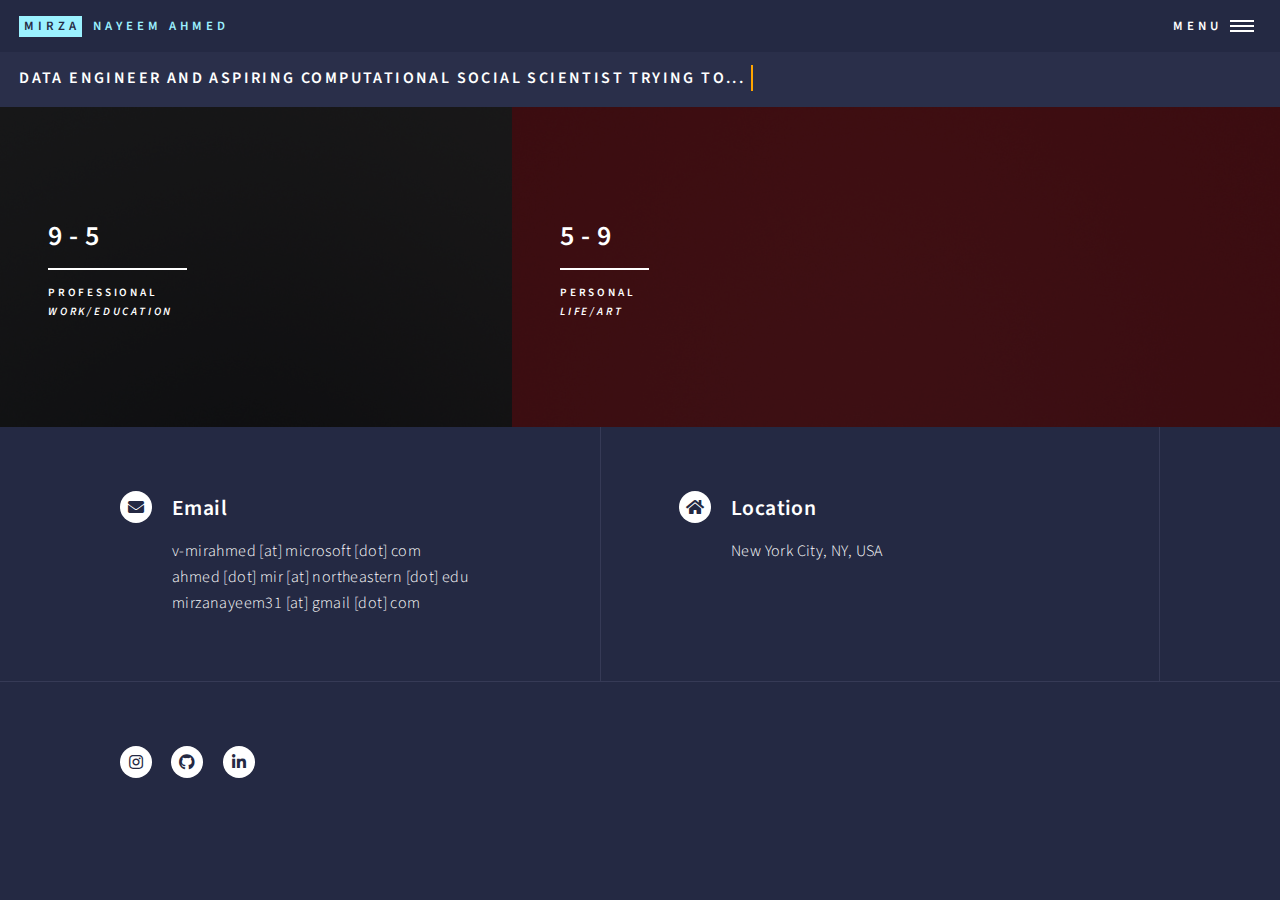
<file: index.html>
<html>

<head>
	<title>MNA Home</title>
	<meta charset="utf-8" />
	<meta name="viewport" content="width=device-width, initial-scale=1, user-scalable=no" />
	<link rel="stylesheet" href="assets/css/main.css" />
	<noscript>
		<link rel="stylesheet" href="assets/css/noscript.css" />
	</noscript>
</head>

<body class="is-preload">

	<!-- Wrapper -->
	<div id="wrapper">

		<!-- Header -->
		<header id="header" class="alt">
			<a href="index.html" class="logo"><strong>MIRZA</strong> <span>NAYEEM AHMED</span></a>
			<nav>
				<a href="#menu">Menu</a>
			</nav>
		</header>

		<!-- Menu -->
		<nav id="menu">
			<ul class="links">

				<li><a href="index.html">Home</a></li>
				<li><a href="professional.html">Professional</a></li>
				<li><a href="personal.html">Personal</a></li>

				<!-- <li><a href="landing.html">Landing</a></li>
							<li><a href="generic.html">Generic</a></li>
							<li><a href="elements.html">Elements</a></li> -->
			</ul>
			<!-- <ul class="actions stacked">
							<li><a href="#" class="button primary fit">Get Started</a></li>
							<li><a href="#" class="button fit">Log In</a></li>
						</ul> -->
		</nav>

		<!-- Banner -->
		<!-- <section id="banner" class="major">
					<div class="inner">
						<header class="major">
							<h1>Hi, my name is MNA</h1>
						</header>
						<div class="content">
							<p>Maybe a one liner maybe not.</p>
							<ul class="actions">
								<li><a href="#one" class="button next scrolly">Get Started</a></li>
							</ul>
						</div>
					</div>
				</section> -->

		<!-- <section id="banner">
			<div class="inner">
				<div class="content">
					<p>Data Engineer and aspiring Computational Social Scientist ...</p>
				</div>
			</div>
		</section> -->



		<!-- Main -->
		<div id="main">

			<!-- <div style="background-color: aliceblue; font-family: Source Sans Pro;">
				<span style="color: black;">
					some writing ASPIRING COMP
				</span>
	
			</div> -->

			<!-- Top banner -->


			<!-- <section id="banner">
						</section>
						

						<section id="banner2" class="major">
							<div class="inner">
								<div class="content">
									<p>Data Engineer and aspiring Computational Social Scientist ...</p>
								</div>
							</div>
						</section> -->

			<!-- One -->


			<!-- <div class="typewriter">
				<h5 class="static">Data Engineer and aspiring Computational Social Scientist trying to...</h5>
				<h5>turn waste into art</h5>
				<h5>understand why humans are like this</h5>
				<h5>console myself for not buying a house in fourth grade</h5>
			  </div> -->

			  <!-- <div class="typewriter">
				<h5 class="static">Data Engineer and aspiring Computational Social Scientist trying to...</h5>
				<div class="animated-lines">
				  <h5 id="dynamic-text"></h5>
				</div>
			  </div> -->

			  <div class="typewriter" style="padding-left: 1.5%; padding-right: 1.5%; padding-top: 1%;">
				<h5>
				  <span id="static-text">Data Engineer and aspiring Computational Social Scientist trying to...</span>
				  <span id="dynamic-text"></span>
				</h5>
			  </div>
			  
			  
			
			<section id="one" class="tiles">

				<article>
					<span class="image">
						<img src="images/pic01.jpg" alt="" />
					</span>
					<header class="major">
						<h3><a href="professional.html" class="link">9 - 5</a></h3>
						<p>PROFESSIONAL</p>
						<p><em>Work/Education</em></p>
					</header>
				</article>

				<article>
					<span class="image">
						<img src="images/pic06.jpg" alt="" />
					</span>
					<header class="major">
						<h3><a href="personal.html" class="link">5 - 9</a></h3>
						<p>PERSONAL</p>
						<p><em>Life/Art</em></p>
					</header>
				</article>

				<!-- <article>
									<span class="image">
										<img src="images/pic03.jpg" alt="" />
									</span>
									<header class="major">
										<h3><a href="landing.html" class="link">Magna</a></h3>
										<p>Lorem etiam nullam</p>
									</header>
								</article> -->

				<!-- <article>
									<span class="image">
										<img src="images/pic04.jpg" alt="" />
									</span>
									<header class="major">
										<h3><a href="landing.html" class="link">Ipsum</a></h3>
										<p>Nisl sed aliquam</p>
									</header>
								</article>
								<article>
									<span class="image">
										<img src="images/pic05.jpg" alt="" />
									</span>
									<header class="major">
										<h3><a href="landing.html" class="link">Consequat</a></h3>
										<p>Ipsum dolor sit amet</p>
									</header>
								</article>
								<article>
									<span class="image">
										<img src="images/pic06.jpg" alt="" />
									</span>
									<header class="major">
										<h3><a href="landing.html" class="link">Etiam</a></h3>
										<p>Feugiat amet tempus</p>
									</header>
								</article> -->

				<!-- </section> -->

				<!-- Two -->
				<!-- <section id="two">
								<div class="inner">
									<header class="major">
										<h2>Massa libero</h2>
									</header>
									<p>Nullam et orci eu lorem consequat tincidunt vivamus et sagittis libero. Mauris aliquet magna magna sed nunc rhoncus pharetra. Pellentesque condimentum sem. In efficitur ligula tate urna. Maecenas laoreet massa vel lacinia pellentesque lorem ipsum dolor. Nullam et orci eu lorem consequat tincidunt. Vivamus et sagittis libero. Mauris aliquet magna magna sed nunc rhoncus amet pharetra et feugiat tempus.</p>
									<ul class="actions">
										<li><a href="landing.html" class="button next">Get Started</a></li>
									</ul>
								</div>
							</section> -->

		</div>





		<!-- Contact -->
		<section id="contact">

			<div class="inner">

				<!-- <section>
								<form method="post" action="#">
									<div class="fields">
										<div class="field half">
											<label for="name">Name</label>
											<input type="text" name="name" id="name" />
										</div>
										<div class="field half">
											<label for="email">Email</label>
											<input type="text" name="email" id="email" />
										</div>
										<div class="field">
											<label for="message">Message</label>
											<textarea name="message" id="message" rows="6"></textarea>
										</div>
									</div>
									<ul class="actions">
										<li><input type="submit" value="Send Message" class="primary" /></li>
										<li><input type="reset" value="Clear" /></li>
									</ul>
								</form>
							</section> -->

				<section>
					<div class="contact-method">
						<span class="icon solid alt fa-envelope"></span>
						<h3>Email</h3>
						<span>v-mirahmed [at] microsoft [dot] com</span>
						<br>
						<span>ahmed [dot] mir [at] northeastern [dot] edu</span>
						<br>
						<span>mirzanayeem31 [at] gmail [dot] com</span>
						<!-- <a href="#">ahmed [dot] mir [at] northeastern [dot] edu</a> -->
					</div>
				</section>

				<section class="split" style="width: 10%;">
				</section>

				<section>
					<div class="contact-method">
						<span class="icon solid alt fa-home"></span>
						<h3>Location</h3>
						<span>New York City, NY, USA</span>
					</div>
				</section>

				<!-- <section class="split" style="width: 1%;">
				</section>

				<section>
							<ul class="icons" style="text-align: center;">
								<li><a href="https://www.instagram.com/chotomirza/" class="icon brands alt fa-instagram"><span
											class="label">Instagram</span></a></li>
								<li><a href="https://github.com/chotomirza" class="icon brands alt fa-github"><span
											class="label">GitHub</span></a></li>
								<li><a href="https://www.linkedin.com/in/mirzanayeemahmed/"
										class="icon brands alt fa-linkedin-in"><span class="label">LinkedIn</span></a></li>
							</ul>
				</section> -->


			</div>



		</section>


		


  
  




		<!-- Footer -->
		<footer id="footer">
			<div class="inner">
				<ul class="icons">
					<!-- <li><a href="#" class="icon brands alt fa-twitter"><span class="label">Twitter</span></a></li> -->
					<!-- <li><a href="#" class="icon brands alt fa-facebook-f"><span class="label">Facebook</span></a></li> -->
					<li><a href="https://www.instagram.com/chotomirza/" class="icon brands alt fa-instagram"><span
								class="label">Instagram</span></a></li>
					<li><a href="https://github.com/chotomirza" class="icon brands alt fa-github"><span
								class="label">GitHub</span></a></li>
					<li><a href="https://www.linkedin.com/in/mirzanayeemahmed/"
							class="icon brands alt fa-linkedin-in"><span class="label">LinkedIn</span></a></li>
				</ul>
				<!-- <ul class="copyright"> -->
					<!-- <li>&copy; Untitled</li> -->
					<!-- <li>Design: <a href="https://html5up.net">HTML5 UP</a></li> -->
				<!-- </ul> -->
			</div>
		</footer>

	</div>

	<!-- Scripts -->
	<script src="assets/js/jquery.min.js"></script>
	<script src="assets/js/jquery.scrolly.min.js"></script>
	<script src="assets/js/jquery.scrollex.min.js"></script>
	<script src="assets/js/browser.min.js"></script>
	<script src="assets/js/breakpoints.min.js"></script>
	<script src="assets/js/util.js"></script>
	<script src="assets/js/main.js"></script>
	<script src="assets/js/textscripts.js"></script>

</body>

</html>
</file>
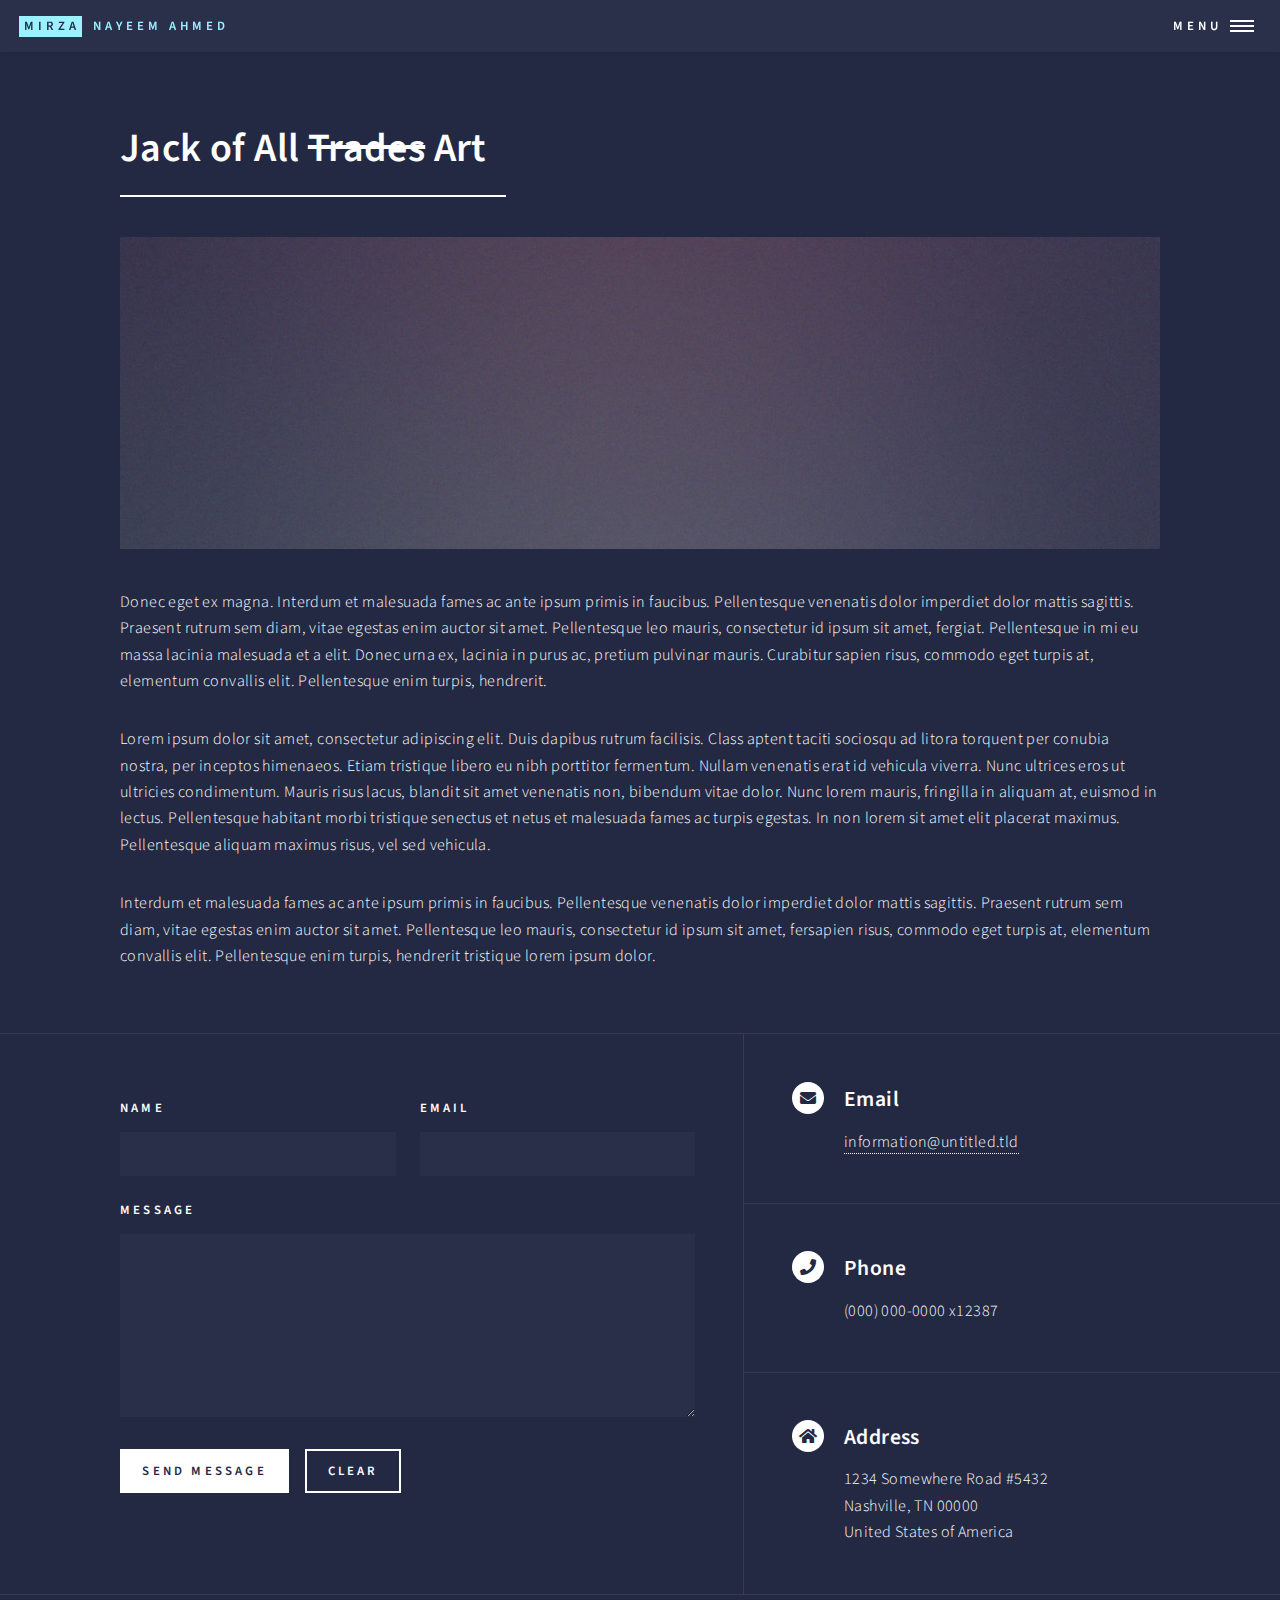
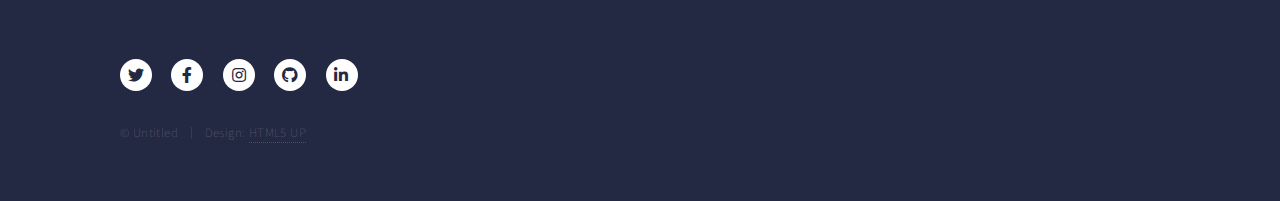
<file: artpage.html>
<!DOCTYPE HTML>
<!--
	Forty by HTML5 UP
	html5up.net | @ajlkn
	Free for personal and commercial use under the CCA 3.0 license (html5up.net/license)
-->
<html>
	<head>
		<title>Art - MNA</title>
		<meta charset="utf-8" />
		<meta name="viewport" content="width=device-width, initial-scale=1, user-scalable=no" />
		<link rel="stylesheet" href="assets/css/main.css" />
		<noscript><link rel="stylesheet" href="assets/css/noscript.css" /></noscript>
	</head>
	<body class="is-preload">

		<!-- Wrapper -->
			<div id="wrapper">

				<!-- Header -->
					<header id="header">
						<a href="index.html" class="logo"><strong>MIRZA</strong> <span>NAYEEM AHMED</span></a>
						<nav>
							<a href="#menu">Menu</a>
						</nav>
					</header>

				<!-- Menu -->
					<!-- <nav id="menu">
						<ul class="links">
							<li><a href="index.html">Home</a></li>
							<li><a href="landing.html">Landing</a></li>
							<li><a href="generic.html">Generic</a></li>
							<li><a href="elements.html">Elements</a></li>
						</ul>
						<ul class="actions stacked">
							<li><a href="#" class="button primary fit">Get Started</a></li>
							<li><a href="#" class="button fit">Log In</a></li>
						</ul>
					</nav> -->

				<!-- Main -->
					<div id="main" class="alt">

						<!-- One -->
							<section id="one">
								<div class="inner">
									<header class="major">
										<h1>Jack of All <s>Trades</s> Art</h1>
									</header>
									<span class="image main"><img src="images/pic11.jpg" alt="" /></span>
									<p>Donec eget ex magna. Interdum et malesuada fames ac ante ipsum primis in faucibus. Pellentesque venenatis dolor imperdiet dolor mattis sagittis. Praesent rutrum sem diam, vitae egestas enim auctor sit amet. Pellentesque leo mauris, consectetur id ipsum sit amet, fergiat. Pellentesque in mi eu massa lacinia malesuada et a elit. Donec urna ex, lacinia in purus ac, pretium pulvinar mauris. Curabitur sapien risus, commodo eget turpis at, elementum convallis elit. Pellentesque enim turpis, hendrerit.</p>
									<p>Lorem ipsum dolor sit amet, consectetur adipiscing elit. Duis dapibus rutrum facilisis. Class aptent taciti sociosqu ad litora torquent per conubia nostra, per inceptos himenaeos. Etiam tristique libero eu nibh porttitor fermentum. Nullam venenatis erat id vehicula viverra. Nunc ultrices eros ut ultricies condimentum. Mauris risus lacus, blandit sit amet venenatis non, bibendum vitae dolor. Nunc lorem mauris, fringilla in aliquam at, euismod in lectus. Pellentesque habitant morbi tristique senectus et netus et malesuada fames ac turpis egestas. In non lorem sit amet elit placerat maximus. Pellentesque aliquam maximus risus, vel sed vehicula.</p>
									<p>Interdum et malesuada fames ac ante ipsum primis in faucibus. Pellentesque venenatis dolor imperdiet dolor mattis sagittis. Praesent rutrum sem diam, vitae egestas enim auctor sit amet. Pellentesque leo mauris, consectetur id ipsum sit amet, fersapien risus, commodo eget turpis at, elementum convallis elit. Pellentesque enim turpis, hendrerit tristique lorem ipsum dolor.</p>
								</div>
							</section>

					</div>

				<!-- Contact -->
					<section id="contact">
						<div class="inner">
							<section>
								<form method="post" action="#">
									<div class="fields">
										<div class="field half">
											<label for="name">Name</label>
											<input type="text" name="name" id="name" />
										</div>
										<div class="field half">
											<label for="email">Email</label>
											<input type="text" name="email" id="email" />
										</div>
										<div class="field">
											<label for="message">Message</label>
											<textarea name="message" id="message" rows="6"></textarea>
										</div>
									</div>
									<ul class="actions">
										<li><input type="submit" value="Send Message" class="primary" /></li>
										<li><input type="reset" value="Clear" /></li>
									</ul>
								</form>
							</section>
							<section class="split">
								<section>
									<div class="contact-method">
										<span class="icon solid alt fa-envelope"></span>
										<h3>Email</h3>
										<a href="#">information@untitled.tld</a>
									</div>
								</section>
								<section>
									<div class="contact-method">
										<span class="icon solid alt fa-phone"></span>
										<h3>Phone</h3>
										<span>(000) 000-0000 x12387</span>
									</div>
								</section>
								<section>
									<div class="contact-method">
										<span class="icon solid alt fa-home"></span>
										<h3>Address</h3>
										<span>1234 Somewhere Road #5432<br />
										Nashville, TN 00000<br />
										United States of America</span>
									</div>
								</section>
							</section>
						</div>
					</section>

				<!-- Footer -->
					<footer id="footer">
						<div class="inner">
							<ul class="icons">
								<li><a href="#" class="icon brands alt fa-twitter"><span class="label">Twitter</span></a></li>
								<li><a href="#" class="icon brands alt fa-facebook-f"><span class="label">Facebook</span></a></li>
								<li><a href="#" class="icon brands alt fa-instagram"><span class="label">Instagram</span></a></li>
								<li><a href="#" class="icon brands alt fa-github"><span class="label">GitHub</span></a></li>
								<li><a href="#" class="icon brands alt fa-linkedin-in"><span class="label">LinkedIn</span></a></li>
							</ul>
							<ul class="copyright">
								<li>&copy; Untitled</li><li>Design: <a href="https://html5up.net">HTML5 UP</a></li>
							</ul>
						</div>
					</footer>

			</div>

		<!-- Scripts -->
			<script src="assets/js/jquery.min.js"></script>
			<script src="assets/js/jquery.scrolly.min.js"></script>
			<script src="assets/js/jquery.scrollex.min.js"></script>
			<script src="assets/js/browser.min.js"></script>
			<script src="assets/js/breakpoints.min.js"></script>
			<script src="assets/js/util.js"></script>
			<script src="assets/js/main.js"></script>

	</body>
</html>
</file>
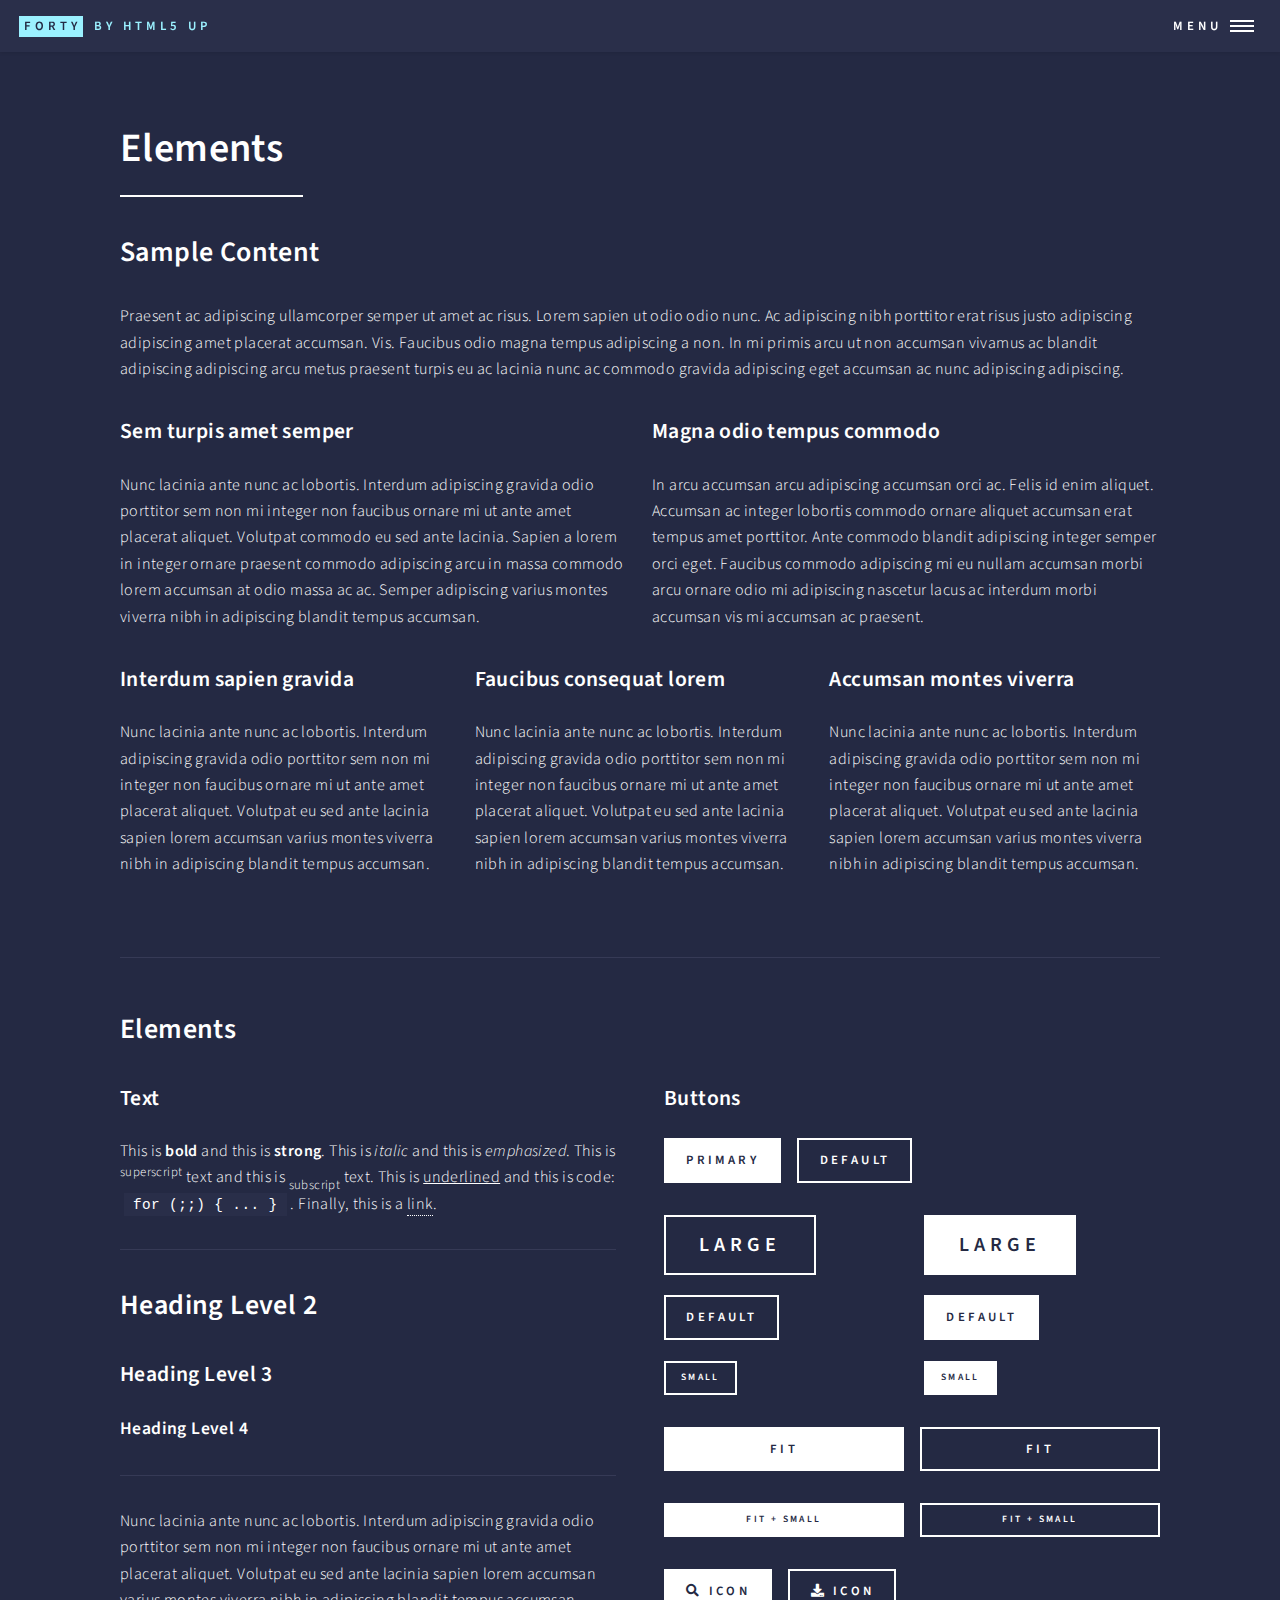
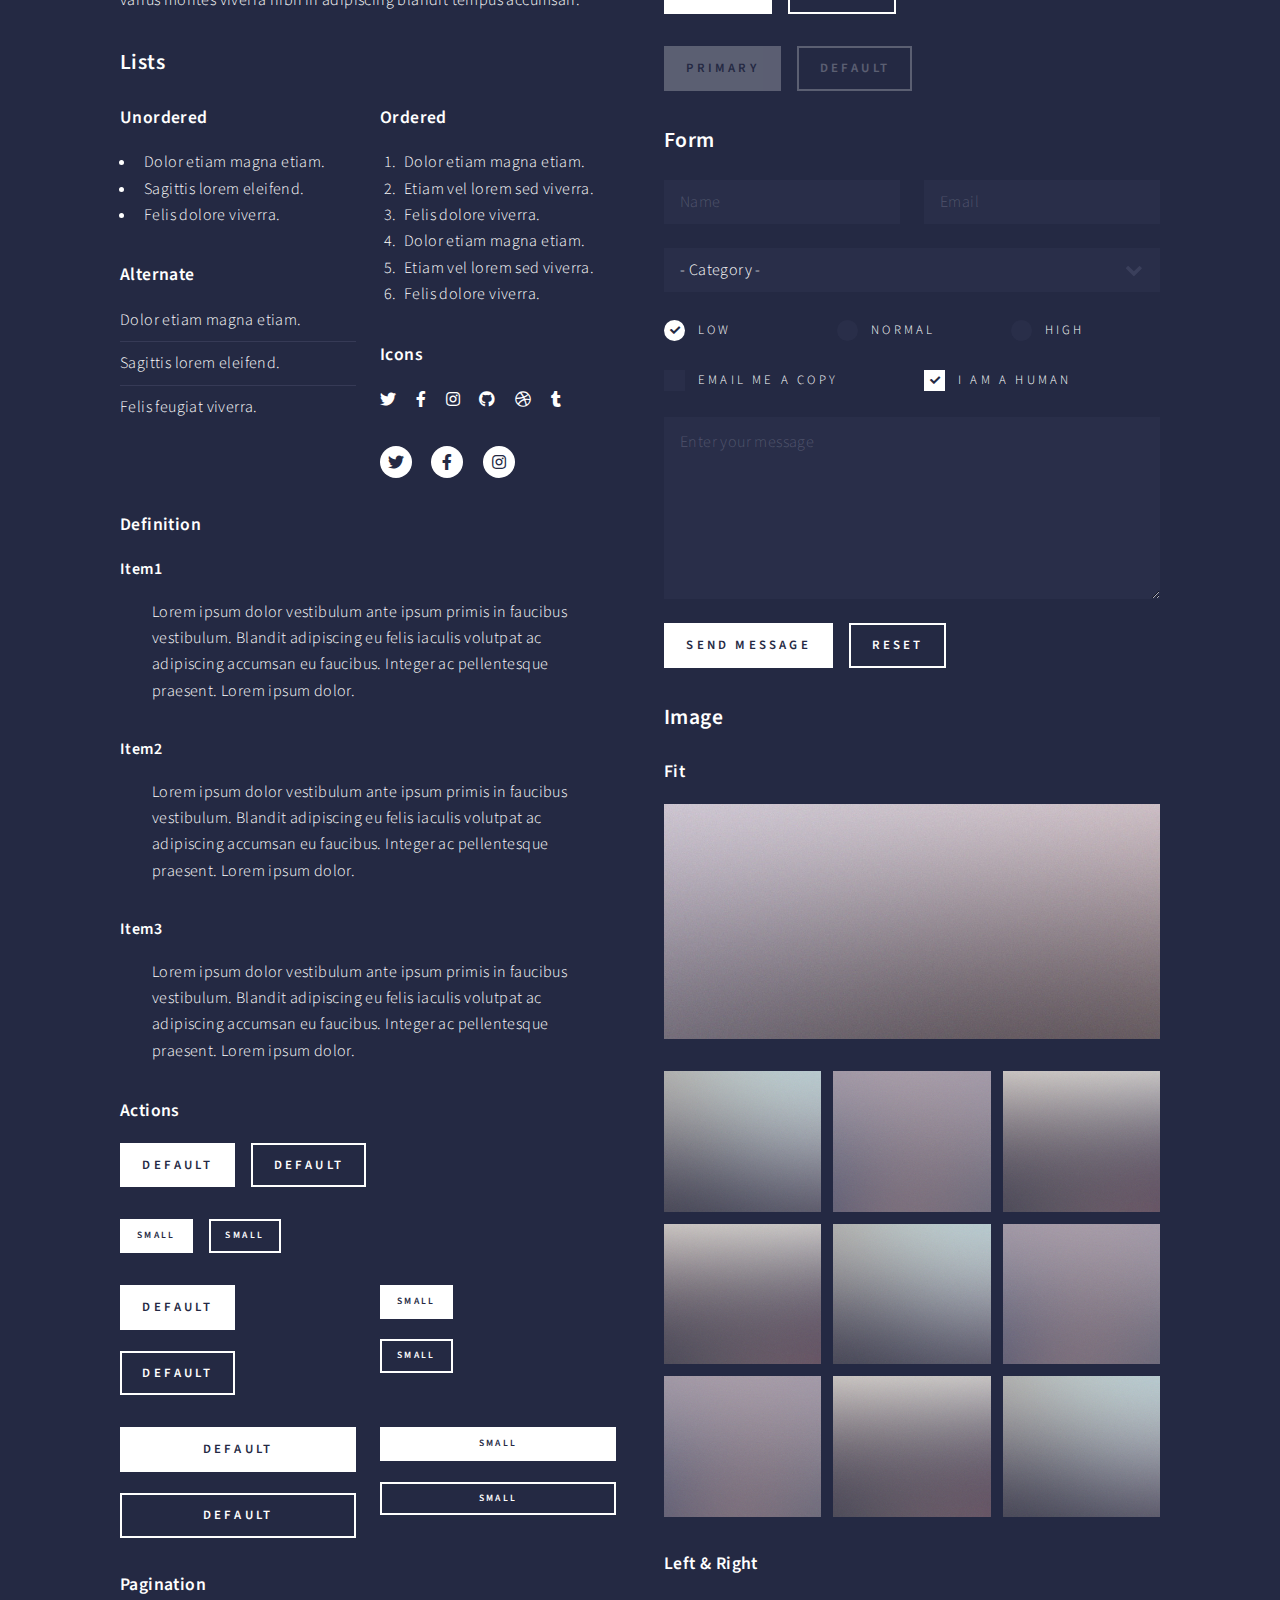
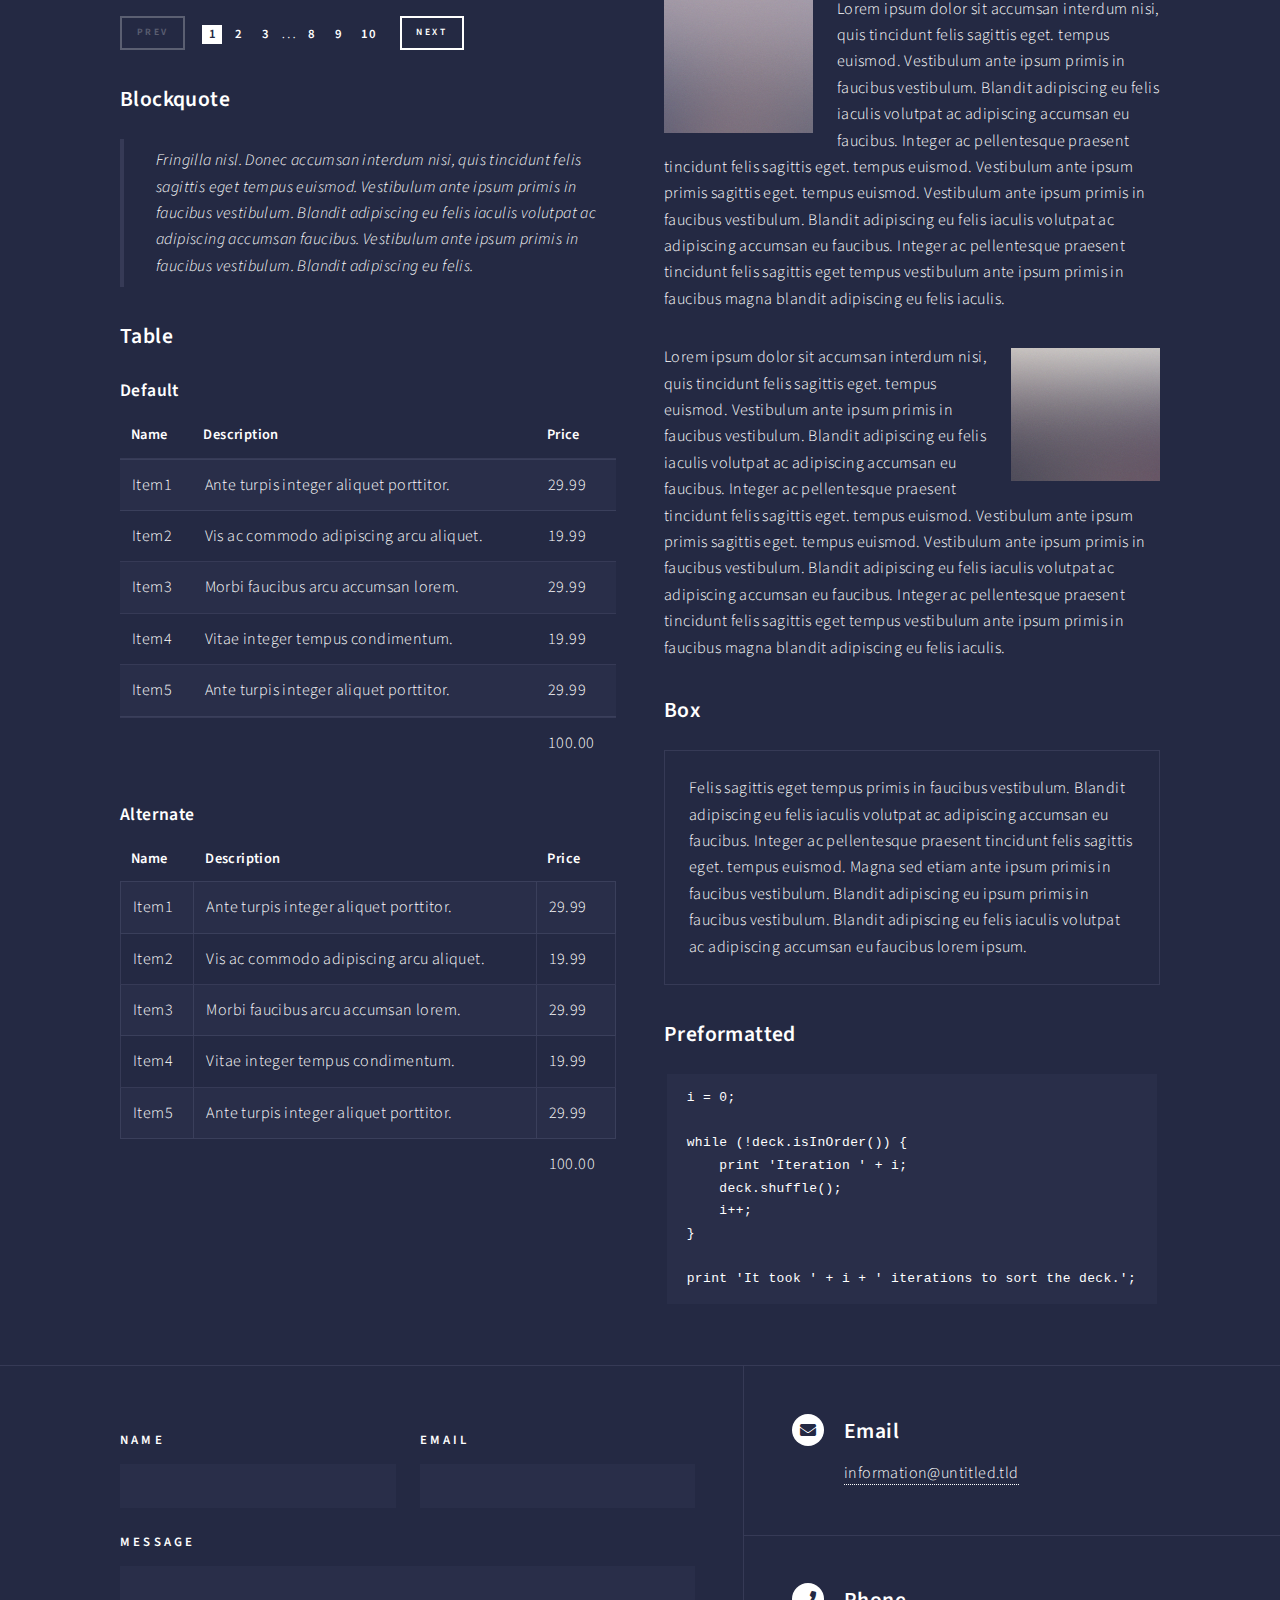
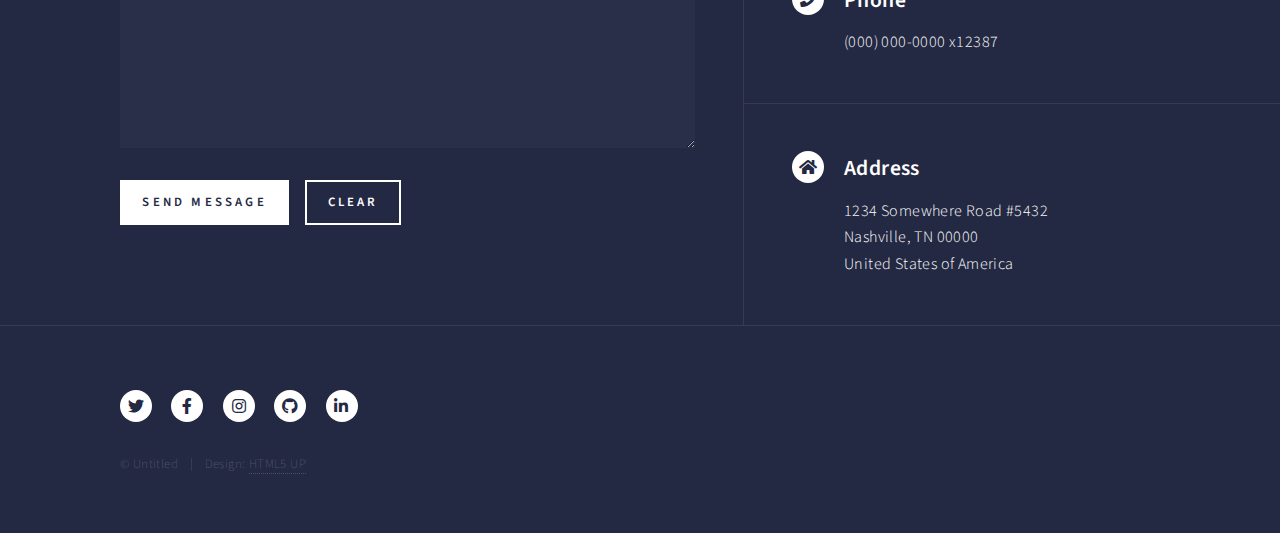
<file: elements.html>
<!DOCTYPE HTML>
<!--
	Forty by HTML5 UP
	html5up.net | @ajlkn
	Free for personal and commercial use under the CCA 3.0 license (html5up.net/license)
-->
<html>
	<head>
		<title>Elements - Forty by HTML5 UP</title>
		<meta charset="utf-8" />
		<meta name="viewport" content="width=device-width, initial-scale=1, user-scalable=no" />
		<link rel="stylesheet" href="assets/css/main.css" />
		<noscript><link rel="stylesheet" href="assets/css/noscript.css" /></noscript>
	</head>
	<body class="is-preload">

		<!-- Wrapper -->
			<div id="wrapper">

				<!-- Header -->
					<header id="header">
						<a href="index.html" class="logo"><strong>Forty</strong> <span>by HTML5 UP</span></a>
						<nav>
							<a href="#menu">Menu</a>
						</nav>
					</header>

				<!-- Menu -->
					<nav id="menu">
						<ul class="links">
							<li><a href="index.html">Home</a></li>
							<li><a href="landing.html">Landing</a></li>
							<li><a href="generic.html">Generic</a></li>
							<li><a href="elements.html">Elements</a></li>
						</ul>
						<ul class="actions stacked">
							<li><a href="#" class="button primary fit">Get Started</a></li>
							<li><a href="#" class="button fit">Log In</a></li>
						</ul>
					</nav>

				<!-- Main -->
					<div id="main" class="alt">

						<!-- One -->
							<section id="one">
								<div class="inner">
									<header class="major">
										<h1>Elements</h1>
									</header>

									<!-- Content -->
										<h2 id="content">Sample Content</h2>
										<p>Praesent ac adipiscing ullamcorper semper ut amet ac risus. Lorem sapien ut odio odio nunc. Ac adipiscing nibh porttitor erat risus justo adipiscing adipiscing amet placerat accumsan. Vis. Faucibus odio magna tempus adipiscing a non. In mi primis arcu ut non accumsan vivamus ac blandit adipiscing adipiscing arcu metus praesent turpis eu ac lacinia nunc ac commodo gravida adipiscing eget accumsan ac nunc adipiscing adipiscing.</p>
										<div class="row">
											<div class="col-6 col-12-small">
												<h3>Sem turpis amet semper</h3>
												<p>Nunc lacinia ante nunc ac lobortis. Interdum adipiscing gravida odio porttitor sem non mi integer non faucibus ornare mi ut ante amet placerat aliquet. Volutpat commodo eu sed ante lacinia. Sapien a lorem in integer ornare praesent commodo adipiscing arcu in massa commodo lorem accumsan at odio massa ac ac. Semper adipiscing varius montes viverra nibh in adipiscing blandit tempus accumsan.</p>
											</div>
											<div class="col-6 col-12-small">
												<h3>Magna odio tempus commodo</h3>
												<p>In arcu accumsan arcu adipiscing accumsan orci ac. Felis id enim aliquet. Accumsan ac integer lobortis commodo ornare aliquet accumsan erat tempus amet porttitor. Ante commodo blandit adipiscing integer semper orci eget. Faucibus commodo adipiscing mi eu nullam accumsan morbi arcu ornare odio mi adipiscing nascetur lacus ac interdum morbi accumsan vis mi accumsan ac praesent.</p>
											</div>
											<!-- Break -->
											<div class="col-4 col-12-medium">
												<h3>Interdum sapien gravida</h3>
												<p>Nunc lacinia ante nunc ac lobortis. Interdum adipiscing gravida odio porttitor sem non mi integer non faucibus ornare mi ut ante amet placerat aliquet. Volutpat eu sed ante lacinia sapien lorem accumsan varius montes viverra nibh in adipiscing blandit tempus accumsan.</p>
											</div>
											<div class="col-4 col-12-medium">
												<h3>Faucibus consequat lorem</h3>
												<p>Nunc lacinia ante nunc ac lobortis. Interdum adipiscing gravida odio porttitor sem non mi integer non faucibus ornare mi ut ante amet placerat aliquet. Volutpat eu sed ante lacinia sapien lorem accumsan varius montes viverra nibh in adipiscing blandit tempus accumsan.</p>
											</div>
											<div class="col-4 col-12-medium">
												<h3>Accumsan montes viverra</h3>
												<p>Nunc lacinia ante nunc ac lobortis. Interdum adipiscing gravida odio porttitor sem non mi integer non faucibus ornare mi ut ante amet placerat aliquet. Volutpat eu sed ante lacinia sapien lorem accumsan varius montes viverra nibh in adipiscing blandit tempus accumsan.</p>
											</div>
										</div>

									<hr class="major" />

									<!-- Elements -->
										<h2 id="elements">Elements</h2>
										<div class="row gtr-200">
											<div class="col-6 col-12-medium">

												<!-- Text stuff -->
													<h3>Text</h3>
													<p>This is <b>bold</b> and this is <strong>strong</strong>. This is <i>italic</i> and this is <em>emphasized</em>.
													This is <sup>superscript</sup> text and this is <sub>subscript</sub> text.
													This is <u>underlined</u> and this is code: <code>for (;;) { ... }</code>.
													Finally, this is a <a href="#">link</a>.</p>
													<hr />
													<h2>Heading Level 2</h2>
													<h3>Heading Level 3</h3>
													<h4>Heading Level 4</h4>
													<hr />
													<p>Nunc lacinia ante nunc ac lobortis. Interdum adipiscing gravida odio porttitor sem non mi integer non faucibus ornare mi ut ante amet placerat aliquet. Volutpat eu sed ante lacinia sapien lorem accumsan varius montes viverra nibh in adipiscing blandit tempus accumsan.</p>

												<!-- Lists -->
													<h3>Lists</h3>
													<div class="row">
														<div class="col-6 col-12-small">

															<h4>Unordered</h4>
															<ul>
																<li>Dolor etiam magna etiam.</li>
																<li>Sagittis lorem eleifend.</li>
																<li>Felis dolore viverra.</li>
															</ul>

															<h4>Alternate</h4>
															<ul class="alt">
																<li>Dolor etiam magna etiam.</li>
																<li>Sagittis lorem eleifend.</li>
																<li>Felis feugiat viverra.</li>
															</ul>

														</div>
														<div class="col-6 col-12-small">

															<h4>Ordered</h4>
															<ol>
																<li>Dolor etiam magna etiam.</li>
																<li>Etiam vel lorem sed viverra.</li>
																<li>Felis dolore viverra.</li>
																<li>Dolor etiam magna etiam.</li>
																<li>Etiam vel lorem sed viverra.</li>
																<li>Felis dolore viverra.</li>
															</ol>

															<h4>Icons</h4>
															<ul class="icons">
																<li><a href="#" class="icon brands fa-twitter"><span class="label">Twitter</span></a></li>
																<li><a href="#" class="icon brands fa-facebook-f"><span class="label">Facebook</span></a></li>
																<li><a href="#" class="icon brands fa-instagram"><span class="label">Instagram</span></a></li>
																<li><a href="#" class="icon brands fa-github"><span class="label">Github</span></a></li>
																<li><a href="#" class="icon brands fa-dribbble"><span class="label">Dribbble</span></a></li>
																<li><a href="#" class="icon brands fa-tumblr"><span class="label">Tumblr</span></a></li>
															</ul>
															<ul class="icons">
																<li><a href="#" class="icon brands alt fa-twitter"><span class="label">Twitter</span></a></li>
																<li><a href="#" class="icon brands alt fa-facebook-f"><span class="label">Facebook</span></a></li>
																<li><a href="#" class="icon brands alt fa-instagram"><span class="label">Instagram</span></a></li>
															</ul>

														</div>
													</div>
													<h4>Definition</h4>
													<dl>
														<dt>Item1</dt>
														<dd>
															<p>Lorem ipsum dolor vestibulum ante ipsum primis in faucibus vestibulum. Blandit adipiscing eu felis iaculis volutpat ac adipiscing accumsan eu faucibus. Integer ac pellentesque praesent. Lorem ipsum dolor.</p>
														</dd>
														<dt>Item2</dt>
														<dd>
															<p>Lorem ipsum dolor vestibulum ante ipsum primis in faucibus vestibulum. Blandit adipiscing eu felis iaculis volutpat ac adipiscing accumsan eu faucibus. Integer ac pellentesque praesent. Lorem ipsum dolor.</p>
														</dd>
														<dt>Item3</dt>
														<dd>
															<p>Lorem ipsum dolor vestibulum ante ipsum primis in faucibus vestibulum. Blandit adipiscing eu felis iaculis volutpat ac adipiscing accumsan eu faucibus. Integer ac pellentesque praesent. Lorem ipsum dolor.</p>
														</dd>
													</dl>

													<h4>Actions</h4>
													<ul class="actions">
														<li><a href="#" class="button primary">Default</a></li>
														<li><a href="#" class="button">Default</a></li>
													</ul>
													<ul class="actions small">
														<li><a href="#" class="button primary small">Small</a></li>
														<li><a href="#" class="button small">Small</a></li>
													</ul>
													<div class="row">
														<div class="col-6 col-12-small">
															<ul class="actions stacked">
																<li><a href="#" class="button primary">Default</a></li>
																<li><a href="#" class="button">Default</a></li>
															</ul>
														</div>
														<div class="col-6 col-12-small">
															<ul class="actions stacked">
																<li><a href="#" class="button primary small">Small</a></li>
																<li><a href="#" class="button small">Small</a></li>
															</ul>
														</div>
														<div class="col-6 col-12-small">
															<ul class="actions stacked">
																<li><a href="#" class="button primary fit">Default</a></li>
																<li><a href="#" class="button fit">Default</a></li>
															</ul>
														</div>
														<div class="col-6 col-12-small">
															<ul class="actions stacked">
																<li><a href="#" class="button primary small fit">Small</a></li>
																<li><a href="#" class="button small fit">Small</a></li>
															</ul>
														</div>
													</div>

													<h4>Pagination</h4>
													<ul class="pagination">
														<li><span class="button small disabled">Prev</span></li>
														<li><a href="#" class="page active">1</a></li>
														<li><a href="#" class="page">2</a></li>
														<li><a href="#" class="page">3</a></li>
														<li><span>&hellip;</span></li>
														<li><a href="#" class="page">8</a></li>
														<li><a href="#" class="page">9</a></li>
														<li><a href="#" class="page">10</a></li>
														<li><a href="#" class="button small">Next</a></li>
													</ul>

												<!-- Blockquote -->
													<h3>Blockquote</h3>
													<blockquote>Fringilla nisl. Donec accumsan interdum nisi, quis tincidunt felis sagittis eget tempus euismod. Vestibulum ante ipsum primis in faucibus vestibulum. Blandit adipiscing eu felis iaculis volutpat ac adipiscing accumsan faucibus. Vestibulum ante ipsum primis in faucibus vestibulum. Blandit adipiscing eu felis.</blockquote>

												<!-- Table -->
													<h3>Table</h3>

													<h4>Default</h4>
													<div class="table-wrapper">
														<table>
															<thead>
																<tr>
																	<th>Name</th>
																	<th>Description</th>
																	<th>Price</th>
																</tr>
															</thead>
															<tbody>
																<tr>
																	<td>Item1</td>
																	<td>Ante turpis integer aliquet porttitor.</td>
																	<td>29.99</td>
																</tr>
																<tr>
																	<td>Item2</td>
																	<td>Vis ac commodo adipiscing arcu aliquet.</td>
																	<td>19.99</td>
																</tr>
																<tr>
																	<td>Item3</td>
																	<td> Morbi faucibus arcu accumsan lorem.</td>
																	<td>29.99</td>
																</tr>
																<tr>
																	<td>Item4</td>
																	<td>Vitae integer tempus condimentum.</td>
																	<td>19.99</td>
																</tr>
																<tr>
																	<td>Item5</td>
																	<td>Ante turpis integer aliquet porttitor.</td>
																	<td>29.99</td>
																</tr>
															</tbody>
															<tfoot>
																<tr>
																	<td colspan="2"></td>
																	<td>100.00</td>
																</tr>
															</tfoot>
														</table>
													</div>

													<h4>Alternate</h4>
													<div class="table-wrapper">
														<table class="alt">
															<thead>
																<tr>
																	<th>Name</th>
																	<th>Description</th>
																	<th>Price</th>
																</tr>
															</thead>
															<tbody>
																<tr>
																	<td>Item1</td>
																	<td>Ante turpis integer aliquet porttitor.</td>
																	<td>29.99</td>
																</tr>
																<tr>
																	<td>Item2</td>
																	<td>Vis ac commodo adipiscing arcu aliquet.</td>
																	<td>19.99</td>
																</tr>
																<tr>
																	<td>Item3</td>
																	<td> Morbi faucibus arcu accumsan lorem.</td>
																	<td>29.99</td>
																</tr>
																<tr>
																	<td>Item4</td>
																	<td>Vitae integer tempus condimentum.</td>
																	<td>19.99</td>
																</tr>
																<tr>
																	<td>Item5</td>
																	<td>Ante turpis integer aliquet porttitor.</td>
																	<td>29.99</td>
																</tr>
															</tbody>
															<tfoot>
																<tr>
																	<td colspan="2"></td>
																	<td>100.00</td>
																</tr>
															</tfoot>
														</table>
													</div>

											</div>
											<div class="col-6 col-12-medium">

												<!-- Buttons -->
													<h3>Buttons</h3>
													<ul class="actions">
														<li><a href="#" class="button primary">Primary</a></li>
														<li><a href="#" class="button">Default</a></li>
													</ul>
													<div class="row">
														<div class="col-6 col-12-xsmall">
															<ul class="actions stacked">
																<li><a href="#" class="button large">Large</a></li>
																<li><a href="#" class="button">Default</a></li>
																<li><a href="#" class="button small">Small</a></li>
															</ul>
														</div>
														<div class="col-6 col-12-xsmall">
															<ul class="actions stacked">
																<li><a href="#" class="button primary large">Large</a></li>
																<li><a href="#" class="button primary">Default</a></li>
																<li><a href="#" class="button primary small">Small</a></li>
															</ul>
														</div>
													</div>
													<ul class="actions fit">
														<li><a href="#" class="button primary fit">Fit</a></li>
														<li><a href="#" class="button fit">Fit</a></li>
													</ul>
													<ul class="actions fit small">
														<li><a href="#" class="button primary fit small">Fit + Small</a></li>
														<li><a href="#" class="button fit small">Fit + Small</a></li>
													</ul>
													<ul class="actions">
														<li><a href="#" class="button primary icon solid fa-search">Icon</a></li>
														<li><a href="#" class="button icon solid fa-download">Icon</a></li>
													</ul>
													<ul class="actions">
														<li><span class="button primary disabled">Primary</span></li>
														<li><span class="button disabled">Default</span></li>
													</ul>

												<!-- Form -->
													<h3>Form</h3>

													<form method="post" action="#">
														<div class="row gtr-uniform">
															<div class="col-6 col-12-xsmall">
																<input type="text" name="demo-name" id="demo-name" value="" placeholder="Name" />
															</div>
															<div class="col-6 col-12-xsmall">
																<input type="email" name="demo-email" id="demo-email" value="" placeholder="Email" />
															</div>
															<!-- Break -->
															<div class="col-12">
																<select name="demo-category" id="demo-category">
																	<option value="">- Category -</option>
																	<option value="1">Manufacturing</option>
																	<option value="1">Shipping</option>
																	<option value="1">Administration</option>
																	<option value="1">Human Resources</option>
																</select>
															</div>
															<!-- Break -->
															<div class="col-4 col-12-small">
																<input type="radio" id="demo-priority-low" name="demo-priority" checked>
																<label for="demo-priority-low">Low</label>
															</div>
															<div class="col-4 col-12-small">
																<input type="radio" id="demo-priority-normal" name="demo-priority">
																<label for="demo-priority-normal">Normal</label>
															</div>
															<div class="col-4 col-12-small">
																<input type="radio" id="demo-priority-high" name="demo-priority">
																<label for="demo-priority-high">High</label>
															</div>
															<!-- Break -->
															<div class="col-6 col-12-small">
																<input type="checkbox" id="demo-copy" name="demo-copy">
																<label for="demo-copy">Email me a copy</label>
															</div>
															<div class="col-6 col-12-small">
																<input type="checkbox" id="demo-human" name="demo-human" checked>
																<label for="demo-human">I am a human</label>
															</div>
															<!-- Break -->
															<div class="col-12">
																<textarea name="demo-message" id="demo-message" placeholder="Enter your message" rows="6"></textarea>
															</div>
															<!-- Break -->
															<div class="col-12">
																<ul class="actions">
																	<li><input type="submit" value="Send Message" class="primary" /></li>
																	<li><input type="reset" value="Reset" /></li>
																</ul>
															</div>
														</div>
													</form>

												<!-- Image -->
													<h3>Image</h3>

													<h4>Fit</h4>
													<span class="image fit"><img src="images/pic03.jpg" alt="" /></span>
													<div class="box alt">
														<div class="row gtr-50 gtr-uniform">
															<div class="col-4"><span class="image fit"><img src="images/pic08.jpg" alt="" /></span></div>
															<div class="col-4"><span class="image fit"><img src="images/pic09.jpg" alt="" /></span></div>
															<div class="col-4"><span class="image fit"><img src="images/pic10.jpg" alt="" /></span></div>
															<!-- Break -->
															<div class="col-4"><span class="image fit"><img src="images/pic10.jpg" alt="" /></span></div>
															<div class="col-4"><span class="image fit"><img src="images/pic08.jpg" alt="" /></span></div>
															<div class="col-4"><span class="image fit"><img src="images/pic09.jpg" alt="" /></span></div>
															<!-- Break -->
															<div class="col-4"><span class="image fit"><img src="images/pic09.jpg" alt="" /></span></div>
															<div class="col-4"><span class="image fit"><img src="images/pic10.jpg" alt="" /></span></div>
															<div class="col-4"><span class="image fit"><img src="images/pic08.jpg" alt="" /></span></div>
														</div>
													</div>

													<h4>Left &amp; Right</h4>
													<p><span class="image left"><img src="images/pic09.jpg" alt="" /></span>Lorem ipsum dolor sit accumsan interdum nisi, quis tincidunt felis sagittis eget. tempus euismod. Vestibulum ante ipsum primis in faucibus vestibulum. Blandit adipiscing eu felis iaculis volutpat ac adipiscing accumsan eu faucibus. Integer ac pellentesque praesent tincidunt felis sagittis eget. tempus euismod. Vestibulum ante ipsum primis sagittis eget. tempus euismod. Vestibulum ante ipsum primis in faucibus vestibulum. Blandit adipiscing eu felis iaculis volutpat ac adipiscing accumsan eu faucibus. Integer ac pellentesque praesent tincidunt felis sagittis eget tempus vestibulum ante ipsum primis in faucibus magna blandit adipiscing eu felis iaculis.</p>
													<p><span class="image right"><img src="images/pic10.jpg" alt="" /></span>Lorem ipsum dolor sit accumsan interdum nisi, quis tincidunt felis sagittis eget. tempus euismod. Vestibulum ante ipsum primis in faucibus vestibulum. Blandit adipiscing eu felis iaculis volutpat ac adipiscing accumsan eu faucibus. Integer ac pellentesque praesent tincidunt felis sagittis eget. tempus euismod. Vestibulum ante ipsum primis sagittis eget. tempus euismod. Vestibulum ante ipsum primis in faucibus vestibulum. Blandit adipiscing eu felis iaculis volutpat ac adipiscing accumsan eu faucibus. Integer ac pellentesque praesent tincidunt felis sagittis eget tempus vestibulum ante ipsum primis in faucibus magna blandit adipiscing eu felis iaculis.</p>

												<!-- Box -->
													<h3>Box</h3>
													<div class="box">
														<p>Felis sagittis eget tempus primis in faucibus vestibulum. Blandit adipiscing eu felis iaculis volutpat ac adipiscing accumsan eu faucibus. Integer ac pellentesque praesent tincidunt felis sagittis eget. tempus euismod. Magna sed etiam ante ipsum primis in faucibus vestibulum. Blandit adipiscing eu ipsum primis in faucibus vestibulum. Blandit adipiscing eu felis iaculis volutpat ac adipiscing accumsan eu faucibus lorem ipsum.</p>
													</div>

												<!-- Preformatted Code -->
													<h3>Preformatted</h3>
													<pre><code>i = 0;

while (!deck.isInOrder()) {
    print 'Iteration ' + i;
    deck.shuffle();
    i++;
}

print 'It took ' + i + ' iterations to sort the deck.';
</code></pre>

											</div>
										</div>

								</div>
							</section>

					</div>

				<!-- Contact -->
					<section id="contact">
						<div class="inner">
							<section>
								<form method="post" action="#">
									<div class="fields">
										<div class="field half">
											<label for="name">Name</label>
											<input type="text" name="name" id="name" />
										</div>
										<div class="field half">
											<label for="email">Email</label>
											<input type="text" name="email" id="email" />
										</div>
										<div class="field">
											<label for="message">Message</label>
											<textarea name="message" id="message" rows="6"></textarea>
										</div>
									</div>
									<ul class="actions">
										<li><input type="submit" value="Send Message" class="primary" /></li>
										<li><input type="reset" value="Clear" /></li>
									</ul>
								</form>
							</section>
							<section class="split">
								<section>
									<div class="contact-method">
										<span class="icon solid alt fa-envelope"></span>
										<h3>Email</h3>
										<a href="#">information@untitled.tld</a>
									</div>
								</section>
								<section>
									<div class="contact-method">
										<span class="icon solid alt fa-phone"></span>
										<h3>Phone</h3>
										<span>(000) 000-0000 x12387</span>
									</div>
								</section>
								<section>
									<div class="contact-method">
										<span class="icon solid alt fa-home"></span>
										<h3>Address</h3>
										<span>1234 Somewhere Road #5432<br />
										Nashville, TN 00000<br />
										United States of America</span>
									</div>
								</section>
							</section>
						</div>
					</section>

				<!-- Footer -->
					<footer id="footer">
						<div class="inner">
							<ul class="icons">
								<li><a href="#" class="icon brands alt fa-twitter"><span class="label">Twitter</span></a></li>
								<li><a href="#" class="icon brands alt fa-facebook-f"><span class="label">Facebook</span></a></li>
								<li><a href="#" class="icon brands alt fa-instagram"><span class="label">Instagram</span></a></li>
								<li><a href="#" class="icon brands alt fa-github"><span class="label">GitHub</span></a></li>
								<li><a href="#" class="icon brands alt fa-linkedin-in"><span class="label">LinkedIn</span></a></li>
							</ul>
							<ul class="copyright">
								<li>&copy; Untitled</li><li>Design: <a href="https://html5up.net">HTML5 UP</a></li>
							</ul>
						</div>
					</footer>

			</div>

		<!-- Scripts -->
			<script src="assets/js/jquery.min.js"></script>
			<script src="assets/js/jquery.scrolly.min.js"></script>
			<script src="assets/js/jquery.scrollex.min.js"></script>
			<script src="assets/js/browser.min.js"></script>
			<script src="assets/js/breakpoints.min.js"></script>
			<script src="assets/js/util.js"></script>
			<script src="assets/js/main.js"></script>

	</body>
</html>
</file>
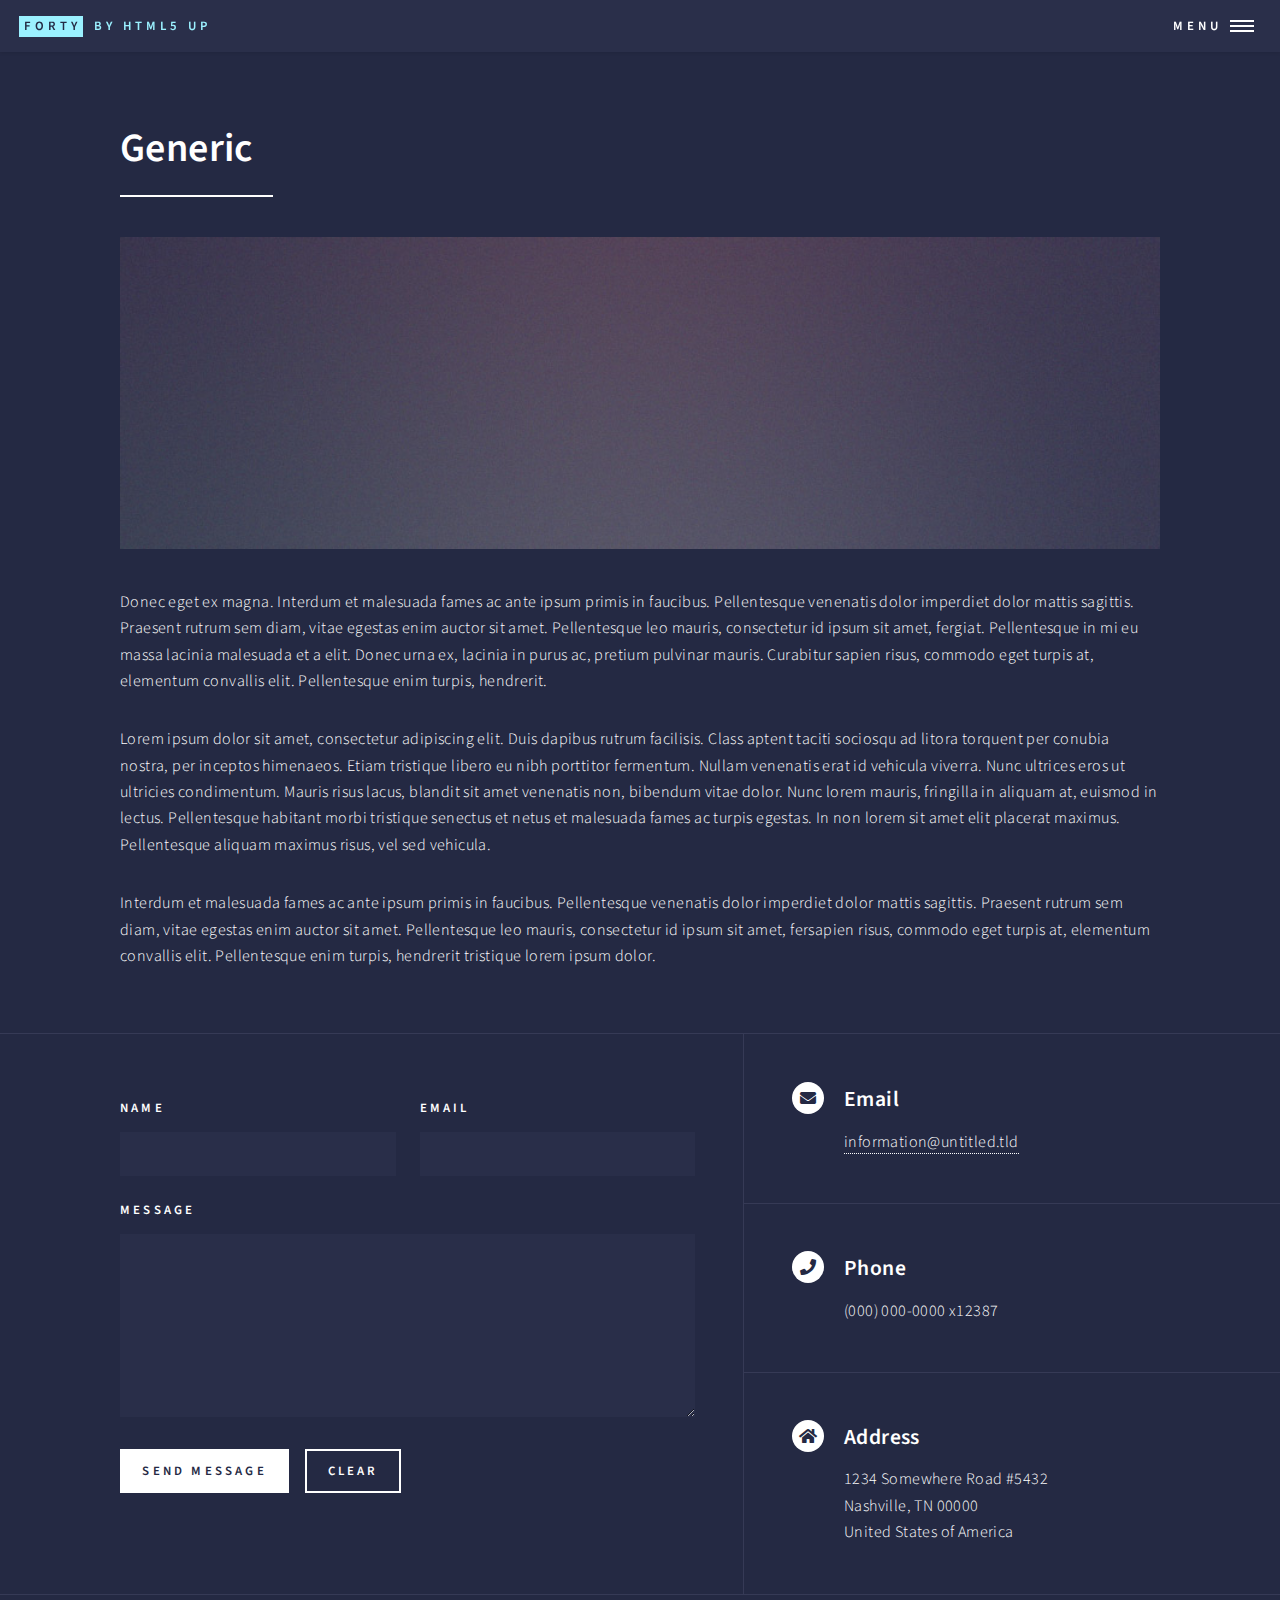
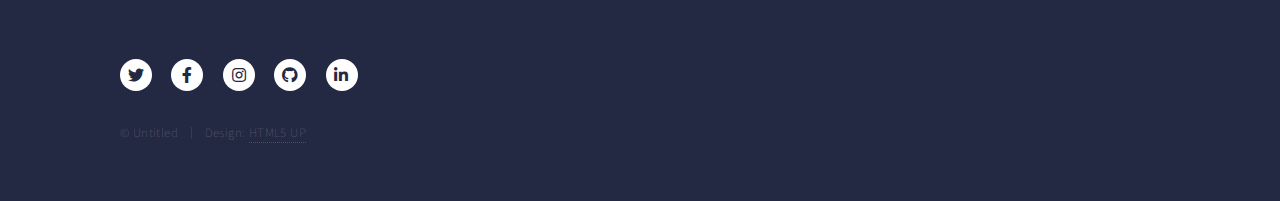
<file: generic.html>
<!DOCTYPE HTML>
<!--
	Forty by HTML5 UP
	html5up.net | @ajlkn
	Free for personal and commercial use under the CCA 3.0 license (html5up.net/license)
-->
<html>
	<head>
		<title>Generic - Forty by HTML5 UP</title>
		<meta charset="utf-8" />
		<meta name="viewport" content="width=device-width, initial-scale=1, user-scalable=no" />
		<link rel="stylesheet" href="assets/css/main.css" />
		<noscript><link rel="stylesheet" href="assets/css/noscript.css" /></noscript>
	</head>
	<body class="is-preload">

		<!-- Wrapper -->
			<div id="wrapper">

				<!-- Header -->
					<header id="header">
						<a href="index.html" class="logo"><strong>Forty</strong> <span>by HTML5 UP</span></a>
						<nav>
							<a href="#menu">Menu</a>
						</nav>
					</header>

				<!-- Menu -->
					<nav id="menu">
						<ul class="links">
							<li><a href="index.html">Home</a></li>
							<li><a href="landing.html">Landing</a></li>
							<li><a href="generic.html">Generic</a></li>
							<li><a href="elements.html">Elements</a></li>
						</ul>
						<ul class="actions stacked">
							<li><a href="#" class="button primary fit">Get Started</a></li>
							<li><a href="#" class="button fit">Log In</a></li>
						</ul>
					</nav>

				<!-- Main -->
					<div id="main" class="alt">

						<!-- One -->
							<section id="one">
								<div class="inner">
									<header class="major">
										<h1>Generic</h1>
									</header>
									<span class="image main"><img src="images/pic11.jpg" alt="" /></span>
									<p>Donec eget ex magna. Interdum et malesuada fames ac ante ipsum primis in faucibus. Pellentesque venenatis dolor imperdiet dolor mattis sagittis. Praesent rutrum sem diam, vitae egestas enim auctor sit amet. Pellentesque leo mauris, consectetur id ipsum sit amet, fergiat. Pellentesque in mi eu massa lacinia malesuada et a elit. Donec urna ex, lacinia in purus ac, pretium pulvinar mauris. Curabitur sapien risus, commodo eget turpis at, elementum convallis elit. Pellentesque enim turpis, hendrerit.</p>
									<p>Lorem ipsum dolor sit amet, consectetur adipiscing elit. Duis dapibus rutrum facilisis. Class aptent taciti sociosqu ad litora torquent per conubia nostra, per inceptos himenaeos. Etiam tristique libero eu nibh porttitor fermentum. Nullam venenatis erat id vehicula viverra. Nunc ultrices eros ut ultricies condimentum. Mauris risus lacus, blandit sit amet venenatis non, bibendum vitae dolor. Nunc lorem mauris, fringilla in aliquam at, euismod in lectus. Pellentesque habitant morbi tristique senectus et netus et malesuada fames ac turpis egestas. In non lorem sit amet elit placerat maximus. Pellentesque aliquam maximus risus, vel sed vehicula.</p>
									<p>Interdum et malesuada fames ac ante ipsum primis in faucibus. Pellentesque venenatis dolor imperdiet dolor mattis sagittis. Praesent rutrum sem diam, vitae egestas enim auctor sit amet. Pellentesque leo mauris, consectetur id ipsum sit amet, fersapien risus, commodo eget turpis at, elementum convallis elit. Pellentesque enim turpis, hendrerit tristique lorem ipsum dolor.</p>
								</div>
							</section>

					</div>

				<!-- Contact -->
					<section id="contact">
						<div class="inner">
							<section>
								<form method="post" action="#">
									<div class="fields">
										<div class="field half">
											<label for="name">Name</label>
											<input type="text" name="name" id="name" />
										</div>
										<div class="field half">
											<label for="email">Email</label>
											<input type="text" name="email" id="email" />
										</div>
										<div class="field">
											<label for="message">Message</label>
											<textarea name="message" id="message" rows="6"></textarea>
										</div>
									</div>
									<ul class="actions">
										<li><input type="submit" value="Send Message" class="primary" /></li>
										<li><input type="reset" value="Clear" /></li>
									</ul>
								</form>
							</section>
							<section class="split">
								<section>
									<div class="contact-method">
										<span class="icon solid alt fa-envelope"></span>
										<h3>Email</h3>
										<a href="#">information@untitled.tld</a>
									</div>
								</section>
								<section>
									<div class="contact-method">
										<span class="icon solid alt fa-phone"></span>
										<h3>Phone</h3>
										<span>(000) 000-0000 x12387</span>
									</div>
								</section>
								<section>
									<div class="contact-method">
										<span class="icon solid alt fa-home"></span>
										<h3>Address</h3>
										<span>1234 Somewhere Road #5432<br />
										Nashville, TN 00000<br />
										United States of America</span>
									</div>
								</section>
							</section>
						</div>
					</section>

				<!-- Footer -->
					<footer id="footer">
						<div class="inner">
							<ul class="icons">
								<li><a href="#" class="icon brands alt fa-twitter"><span class="label">Twitter</span></a></li>
								<li><a href="#" class="icon brands alt fa-facebook-f"><span class="label">Facebook</span></a></li>
								<li><a href="#" class="icon brands alt fa-instagram"><span class="label">Instagram</span></a></li>
								<li><a href="#" class="icon brands alt fa-github"><span class="label">GitHub</span></a></li>
								<li><a href="#" class="icon brands alt fa-linkedin-in"><span class="label">LinkedIn</span></a></li>
							</ul>
							<ul class="copyright">
								<li>&copy; Untitled</li><li>Design: <a href="https://html5up.net">HTML5 UP</a></li>
							</ul>
						</div>
					</footer>

			</div>

		<!-- Scripts -->
			<script src="assets/js/jquery.min.js"></script>
			<script src="assets/js/jquery.scrolly.min.js"></script>
			<script src="assets/js/jquery.scrollex.min.js"></script>
			<script src="assets/js/browser.min.js"></script>
			<script src="assets/js/breakpoints.min.js"></script>
			<script src="assets/js/util.js"></script>
			<script src="assets/js/main.js"></script>

	</body>
</html>
</file>
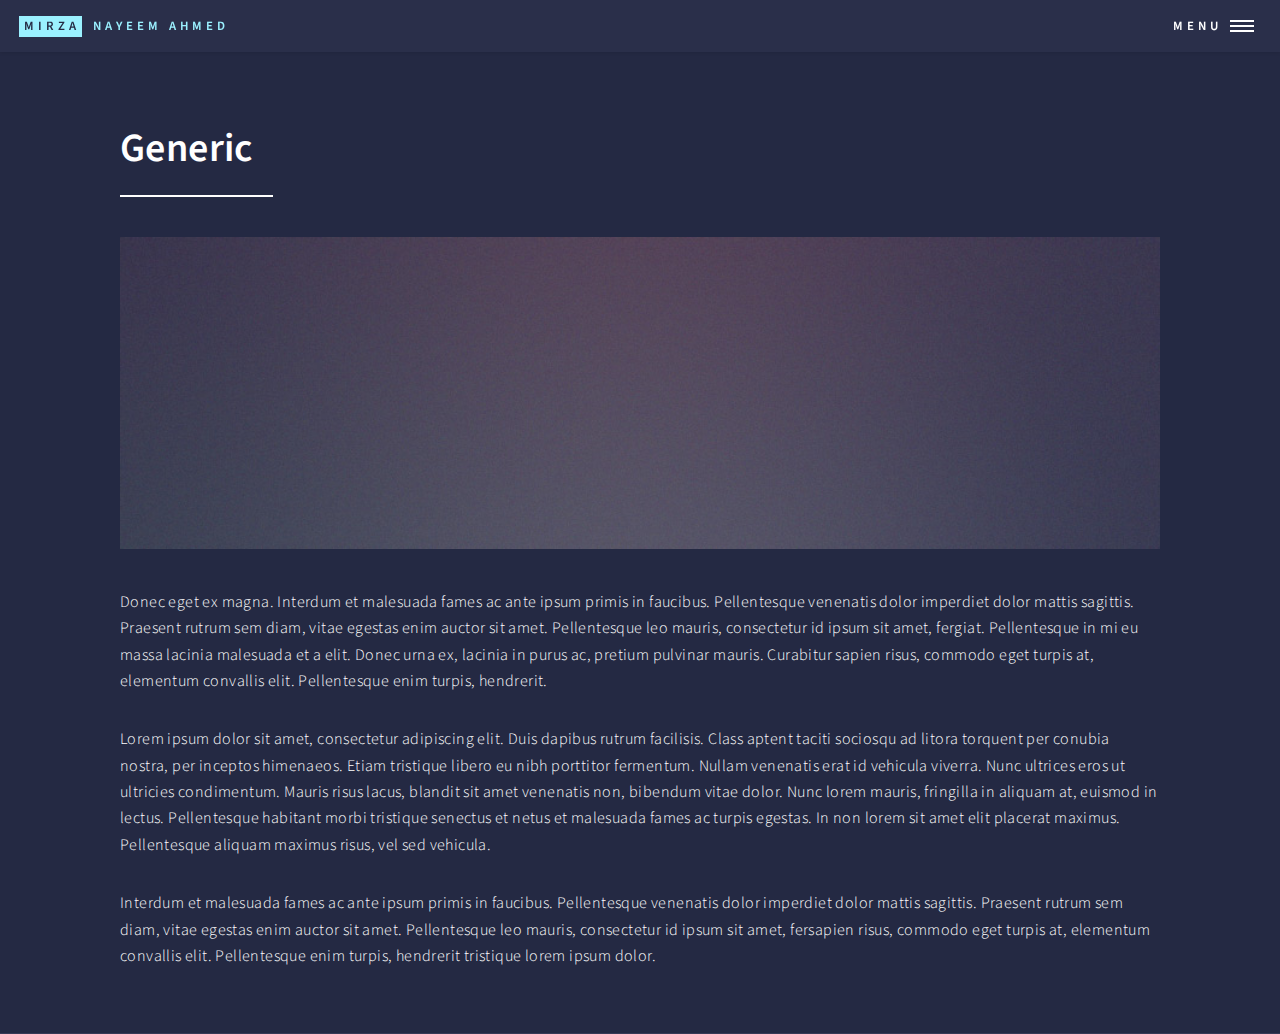
<file: generic_mna.html>
<!DOCTYPE HTML>



<html>
	<head>
		<title>MNA Website [---]</title>
		<meta charset="utf-8" />
		<meta name="viewport" content="width=device-width, initial-scale=1, user-scalable=no" />
		<link rel="stylesheet" href="assets/css/main.css" />
		<noscript><link rel="stylesheet" href="assets/css/noscript.css" /></noscript>
	</head>
	<body class="is-preload">

		<!-- Wrapper -->
			<div id="wrapper">

				<!-- Header -->
					<header id="header">
						<a href="index.html" class="logo"><strong>MIRZA</strong> <span>NAYEEM AHMED</span></a>
						<nav>
							<a href="#menu">Menu</a>
						</nav>
					</header>

				<!-- Menu -->
					<nav id="menu">
						<ul class="links">
							<li><a href="index.html">Home</a></li>
							<li><a href="professional.html">Professional Site</a></li>
							<li><a href="personal.html">Personal Site</a></li>
							<!-- <li><a href="elements.html">Elements</a></li> -->
						<!-- </ul>
						<ul class="actions stacked">
							<li><a href="#" class="button primary fit">Get Started</a></li>
							<li><a href="#" class="button fit">Log In</a></li>
						</ul> -->
					</nav>

				<!-- Main -->
					<div id="main" class="alt">

						<!-- One -->
							<section id="one">
								<div class="inner">
									<header class="major">
										<h1>Generic</h1>
									</header>
									<span class="image main"><img src="images/pic11.jpg" alt="" /></span>
									<p>Donec eget ex magna. Interdum et malesuada fames ac ante ipsum primis in faucibus. Pellentesque venenatis dolor imperdiet dolor mattis sagittis. Praesent rutrum sem diam, vitae egestas enim auctor sit amet. Pellentesque leo mauris, consectetur id ipsum sit amet, fergiat. Pellentesque in mi eu massa lacinia malesuada et a elit. Donec urna ex, lacinia in purus ac, pretium pulvinar mauris. Curabitur sapien risus, commodo eget turpis at, elementum convallis elit. Pellentesque enim turpis, hendrerit.</p>
									<p>Lorem ipsum dolor sit amet, consectetur adipiscing elit. Duis dapibus rutrum facilisis. Class aptent taciti sociosqu ad litora torquent per conubia nostra, per inceptos himenaeos. Etiam tristique libero eu nibh porttitor fermentum. Nullam venenatis erat id vehicula viverra. Nunc ultrices eros ut ultricies condimentum. Mauris risus lacus, blandit sit amet venenatis non, bibendum vitae dolor. Nunc lorem mauris, fringilla in aliquam at, euismod in lectus. Pellentesque habitant morbi tristique senectus et netus et malesuada fames ac turpis egestas. In non lorem sit amet elit placerat maximus. Pellentesque aliquam maximus risus, vel sed vehicula.</p>
									<p>Interdum et malesuada fames ac ante ipsum primis in faucibus. Pellentesque venenatis dolor imperdiet dolor mattis sagittis. Praesent rutrum sem diam, vitae egestas enim auctor sit amet. Pellentesque leo mauris, consectetur id ipsum sit amet, fersapien risus, commodo eget turpis at, elementum convallis elit. Pellentesque enim turpis, hendrerit tristique lorem ipsum dolor.</p>
								</div>
							</section>

					</div>

				<!-- Contact -->
					<!-- <section id="contact">
						<div class="inner">
							<section>
								<form method="post" action="#">
									<div class="fields">
										<div class="field half">
											<label for="name">Name</label>
											<input type="text" name="name" id="name" />
										</div>
										<div class="field half">
											<label for="email">Email</label>
											<input type="text" name="email" id="email" />
										</div>
										<div class="field">
											<label for="message">Message</label>
											<textarea name="message" id="message" rows="6"></textarea>
										</div>
									</div>
									<ul class="actions">
										<li><input type="submit" value="Send Message" class="primary" /></li>
										<li><input type="reset" value="Clear" /></li>
									</ul>
								</form>
							</section>
							<section class="split">
								<section>
									<div class="contact-method">
										<span class="icon solid alt fa-envelope"></span>
										<h3>Email</h3>
										<a href="#">information@untitled.tld</a>
									</div>
								</section>
								<section>
									<div class="contact-method">
										<span class="icon solid alt fa-phone"></span>
										<h3>Phone</h3>
										<span>(000) 000-0000 x12387</span>
									</div>
								</section>
								<section>
									<div class="contact-method">
										<span class="icon solid alt fa-home"></span>
										<h3>Address</h3>
										<span>1234 Somewhere Road #5432<br />
										Nashville, TN 00000<br />
										United States of America</span>
									</div>
								</section>
							</section>
						</div>
					</section> -->

				<!-- Footer -->
					<!-- <footer id="footer">
						<div class="inner">
							<ul class="icons">
								<li><a href="#" class="icon brands alt fa-twitter"><span class="label">Twitter</span></a></li>
								<li><a href="#" class="icon brands alt fa-facebook-f"><span class="label">Facebook</span></a></li>
								<li><a href="#" class="icon brands alt fa-instagram"><span class="label">Instagram</span></a></li>
								<li><a href="#" class="icon brands alt fa-github"><span class="label">GitHub</span></a></li>
								<li><a href="#" class="icon brands alt fa-linkedin-in"><span class="label">LinkedIn</span></a></li>
							</ul>
							<ul class="copyright">
								<li>&copy; Untitled</li><li>Design: <a href="https://html5up.net">HTML5 UP</a></li>
							</ul>
						</div>
					</footer> -->

			</div>

		<!-- Scripts -->
			<script src="assets/js/jquery.min.js"></script>
			<script src="assets/js/jquery.scrolly.min.js"></script>
			<script src="assets/js/jquery.scrollex.min.js"></script>
			<script src="assets/js/browser.min.js"></script>
			<script src="assets/js/breakpoints.min.js"></script>
			<script src="assets/js/util.js"></script>
			<script src="assets/js/main.js"></script>

	</body>
</html>
</file>
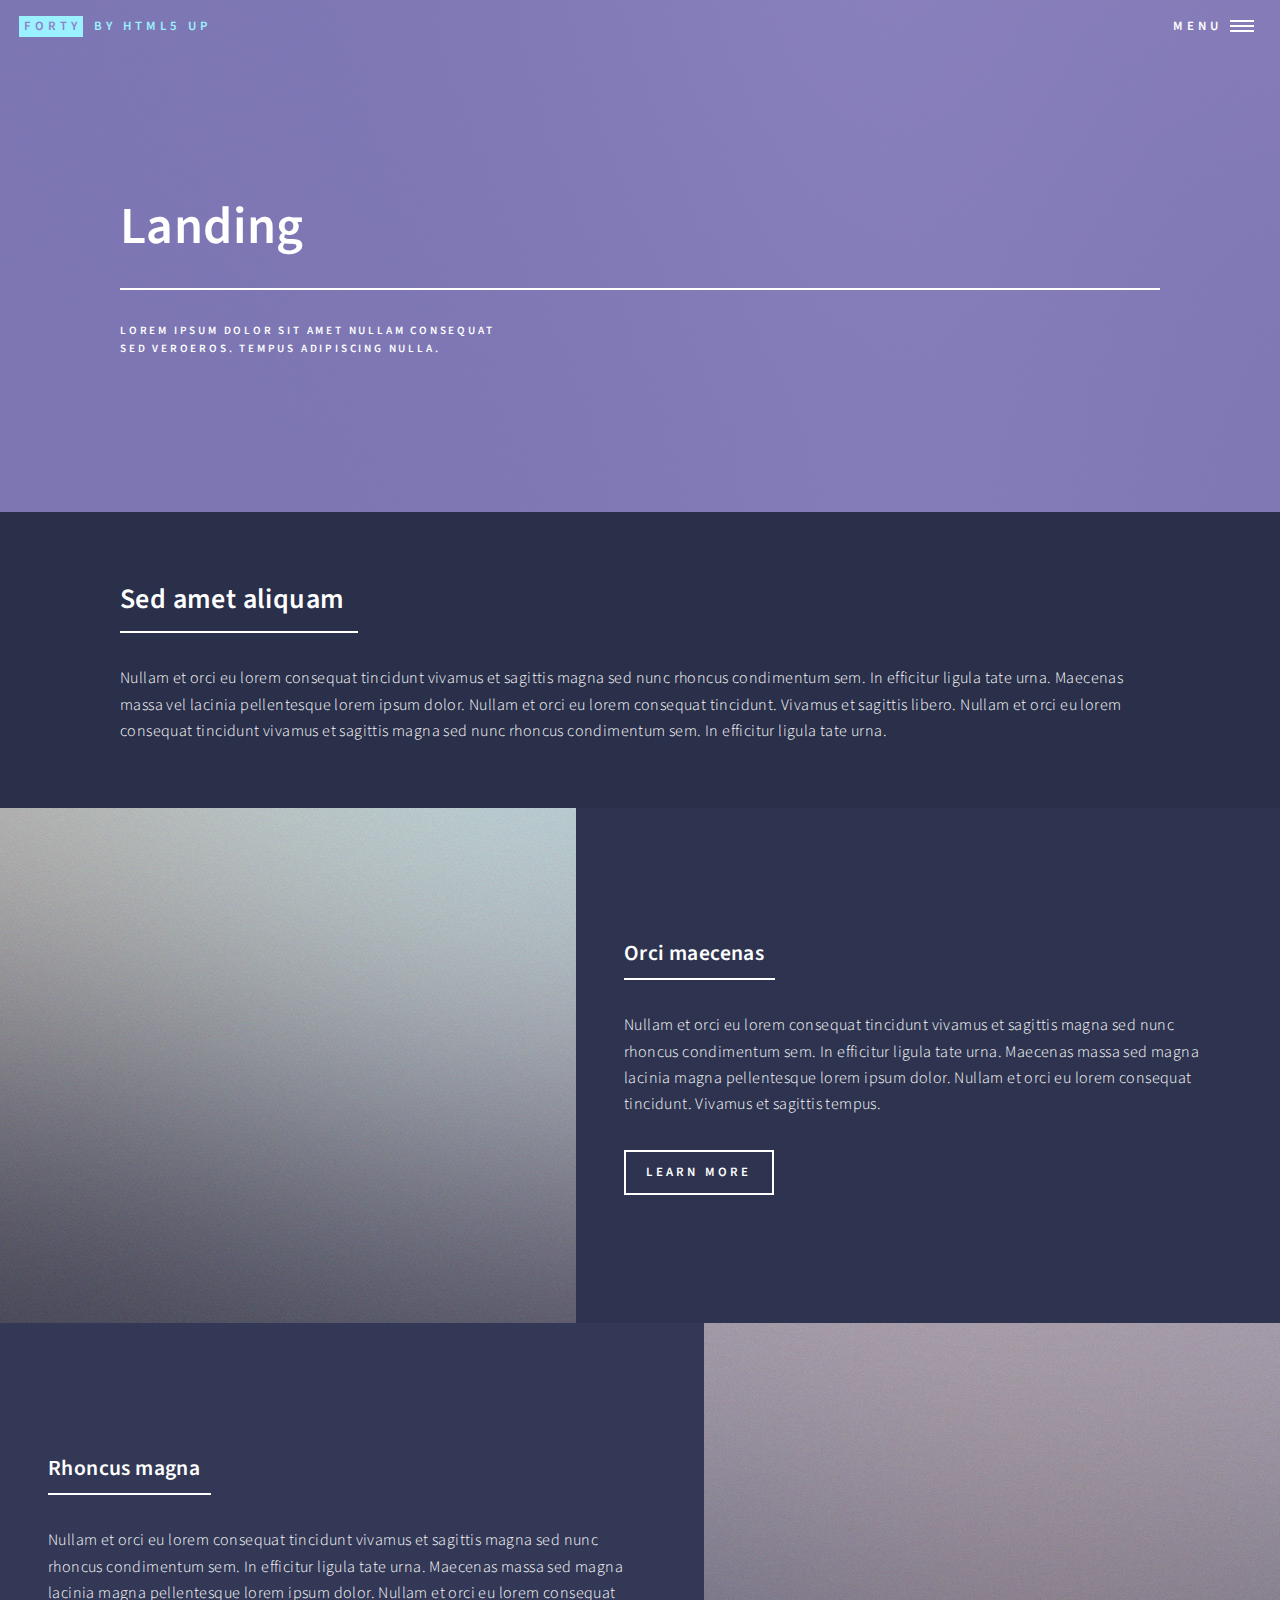
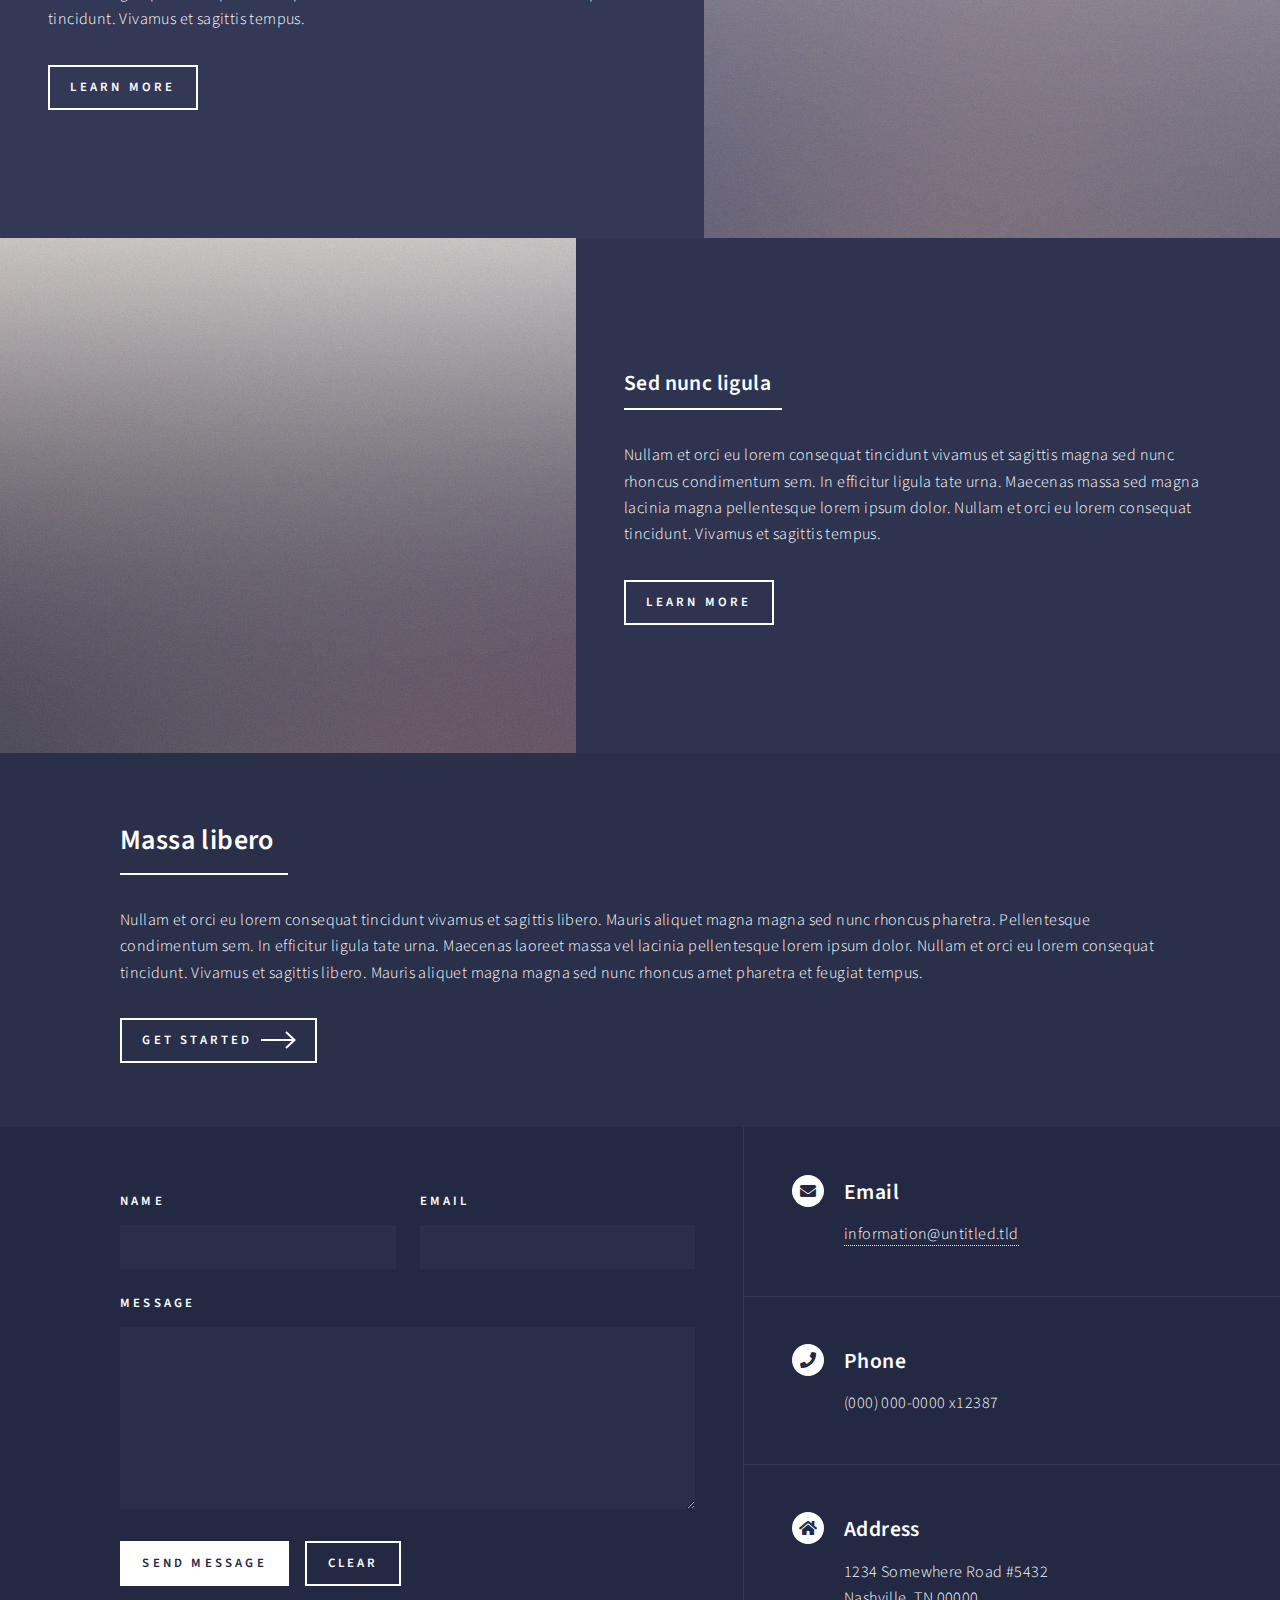
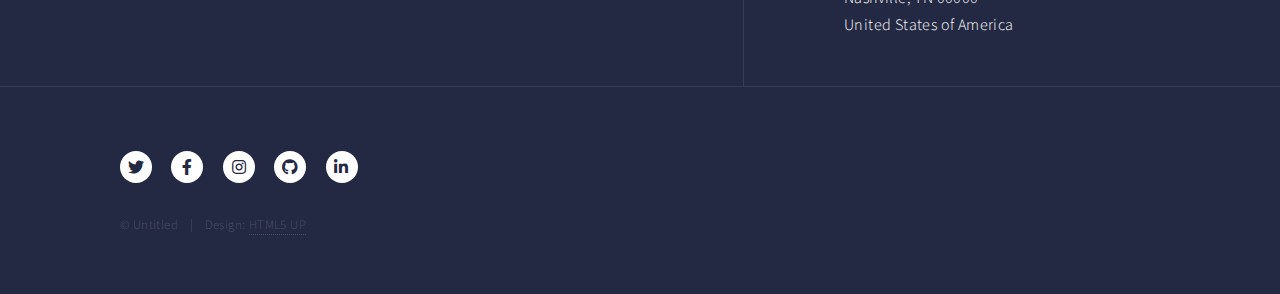
<file: landing.html>
<!DOCTYPE HTML>
<!--
	Forty by HTML5 UP
	html5up.net | @ajlkn
	Free for personal and commercial use under the CCA 3.0 license (html5up.net/license)
-->
<html>
	<head>
		<title>Landing - Forty by HTML5 UP</title>
		<meta charset="utf-8" />
		<meta name="viewport" content="width=device-width, initial-scale=1, user-scalable=no" />
		<link rel="stylesheet" href="assets/css/main.css" />
		<noscript><link rel="stylesheet" href="assets/css/noscript.css" /></noscript>
	</head>
	<body class="is-preload">

		<!-- Wrapper -->
			<div id="wrapper">

				<!-- Header -->
				<!-- Note: The "styleN" class below should match that of the banner element. -->
					<header id="header" class="alt style2">
						<a href="index.html" class="logo"><strong>Forty</strong> <span>by HTML5 UP</span></a>
						<nav>
							<a href="#menu">Menu</a>
						</nav>
					</header>

				<!-- Menu -->
					<nav id="menu">
						<ul class="links">
							<li><a href="index.html">Home</a></li>
							<li><a href="landing.html">Landing</a></li>
							<li><a href="generic.html">Generic</a></li>
							<li><a href="elements.html">Elements</a></li>
						</ul>
						<ul class="actions stacked">
							<li><a href="#" class="button primary fit">Get Started</a></li>
							<li><a href="#" class="button fit">Log In</a></li>
						</ul>
					</nav>

				<!-- Banner -->
				<!-- Note: The "styleN" class below should match that of the header element. -->
					<section id="banner" class="style2">
						<div class="inner">
							<span class="image">
								<img src="images/pic07.jpg" alt="" />
							</span>
							<header class="major">
								<h1>Landing</h1>
							</header>
							<div class="content">
								<p>Lorem ipsum dolor sit amet nullam consequat<br />
								sed veroeros. tempus adipiscing nulla.</p>
							</div>
						</div>
					</section>

				<!-- Main -->
					<div id="main">

						<!-- One -->
							<section id="one">
								<div class="inner">
									<header class="major">
										<h2>Sed amet aliquam</h2>
									</header>
									<p>Nullam et orci eu lorem consequat tincidunt vivamus et sagittis magna sed nunc rhoncus condimentum sem. In efficitur ligula tate urna. Maecenas massa vel lacinia pellentesque lorem ipsum dolor. Nullam et orci eu lorem consequat tincidunt. Vivamus et sagittis libero. Nullam et orci eu lorem consequat tincidunt vivamus et sagittis magna sed nunc rhoncus condimentum sem. In efficitur ligula tate urna.</p>
								</div>
							</section>

						<!-- Two -->
							<section id="two" class="spotlights">
								<section>
									<a href="generic.html" class="image">
										<img src="images/pic08.jpg" alt="" data-position="center center" />
									</a>
									<div class="content">
										<div class="inner">
											<header class="major">
												<h3>Orci maecenas</h3>
											</header>
											<p>Nullam et orci eu lorem consequat tincidunt vivamus et sagittis magna sed nunc rhoncus condimentum sem. In efficitur ligula tate urna. Maecenas massa sed magna lacinia magna pellentesque lorem ipsum dolor. Nullam et orci eu lorem consequat tincidunt. Vivamus et sagittis tempus.</p>
											<ul class="actions">
												<li><a href="generic.html" class="button">Learn more</a></li>
											</ul>
										</div>
									</div>
								</section>
								<section>
									<a href="generic.html" class="image">
										<img src="images/pic09.jpg" alt="" data-position="top center" />
									</a>
									<div class="content">
										<div class="inner">
											<header class="major">
												<h3>Rhoncus magna</h3>
											</header>
											<p>Nullam et orci eu lorem consequat tincidunt vivamus et sagittis magna sed nunc rhoncus condimentum sem. In efficitur ligula tate urna. Maecenas massa sed magna lacinia magna pellentesque lorem ipsum dolor. Nullam et orci eu lorem consequat tincidunt. Vivamus et sagittis tempus.</p>
											<ul class="actions">
												<li><a href="generic.html" class="button">Learn more</a></li>
											</ul>
										</div>
									</div>
								</section>
								<section>
									<a href="generic.html" class="image">
										<img src="images/pic10.jpg" alt="" data-position="25% 25%" />
									</a>
									<div class="content">
										<div class="inner">
											<header class="major">
												<h3>Sed nunc ligula</h3>
											</header>
											<p>Nullam et orci eu lorem consequat tincidunt vivamus et sagittis magna sed nunc rhoncus condimentum sem. In efficitur ligula tate urna. Maecenas massa sed magna lacinia magna pellentesque lorem ipsum dolor. Nullam et orci eu lorem consequat tincidunt. Vivamus et sagittis tempus.</p>
											<ul class="actions">
												<li><a href="generic.html" class="button">Learn more</a></li>
											</ul>
										</div>
									</div>
								</section>
							</section>

						<!-- Three -->
							<section id="three">
								<div class="inner">
									<header class="major">
										<h2>Massa libero</h2>
									</header>
									<p>Nullam et orci eu lorem consequat tincidunt vivamus et sagittis libero. Mauris aliquet magna magna sed nunc rhoncus pharetra. Pellentesque condimentum sem. In efficitur ligula tate urna. Maecenas laoreet massa vel lacinia pellentesque lorem ipsum dolor. Nullam et orci eu lorem consequat tincidunt. Vivamus et sagittis libero. Mauris aliquet magna magna sed nunc rhoncus amet pharetra et feugiat tempus.</p>
									<ul class="actions">
										<li><a href="generic.html" class="button next">Get Started</a></li>
									</ul>
								</div>
							</section>

					</div>

				<!-- Contact -->
					<section id="contact">
						<div class="inner">
							<section>
								<form method="post" action="#">
									<div class="fields">
										<div class="field half">
											<label for="name">Name</label>
											<input type="text" name="name" id="name" />
										</div>
										<div class="field half">
											<label for="email">Email</label>
											<input type="text" name="email" id="email" />
										</div>
										<div class="field">
											<label for="message">Message</label>
											<textarea name="message" id="message" rows="6"></textarea>
										</div>
									</div>
									<ul class="actions">
										<li><input type="submit" value="Send Message" class="primary" /></li>
										<li><input type="reset" value="Clear" /></li>
									</ul>
								</form>
							</section>
							<section class="split">
								<section>
									<div class="contact-method">
										<span class="icon solid alt fa-envelope"></span>
										<h3>Email</h3>
										<a href="#">information@untitled.tld</a>
									</div>
								</section>
								<section>
									<div class="contact-method">
										<span class="icon solid alt fa-phone"></span>
										<h3>Phone</h3>
										<span>(000) 000-0000 x12387</span>
									</div>
								</section>
								<section>
									<div class="contact-method">
										<span class="icon solid alt fa-home"></span>
										<h3>Address</h3>
										<span>1234 Somewhere Road #5432<br />
										Nashville, TN 00000<br />
										United States of America</span>
									</div>
								</section>
							</section>
						</div>
					</section>

				<!-- Footer -->
					<footer id="footer">
						<div class="inner">
							<ul class="icons">
								<li><a href="#" class="icon brands alt fa-twitter"><span class="label">Twitter</span></a></li>
								<li><a href="#" class="icon brands alt fa-facebook-f"><span class="label">Facebook</span></a></li>
								<li><a href="#" class="icon brands alt fa-instagram"><span class="label">Instagram</span></a></li>
								<li><a href="#" class="icon brands alt fa-github"><span class="label">GitHub</span></a></li>
								<li><a href="#" class="icon brands alt fa-linkedin-in"><span class="label">LinkedIn</span></a></li>
							</ul>
							<ul class="copyright">
								<li>&copy; Untitled</li><li>Design: <a href="https://html5up.net">HTML5 UP</a></li>
							</ul>
						</div>
					</footer>

			</div>

		<!-- Scripts -->
			<script src="assets/js/jquery.min.js"></script>
			<script src="assets/js/jquery.scrolly.min.js"></script>
			<script src="assets/js/jquery.scrollex.min.js"></script>
			<script src="assets/js/browser.min.js"></script>
			<script src="assets/js/breakpoints.min.js"></script>
			<script src="assets/js/util.js"></script>
			<script src="assets/js/main.js"></script>

	</body>
</html>
</file>
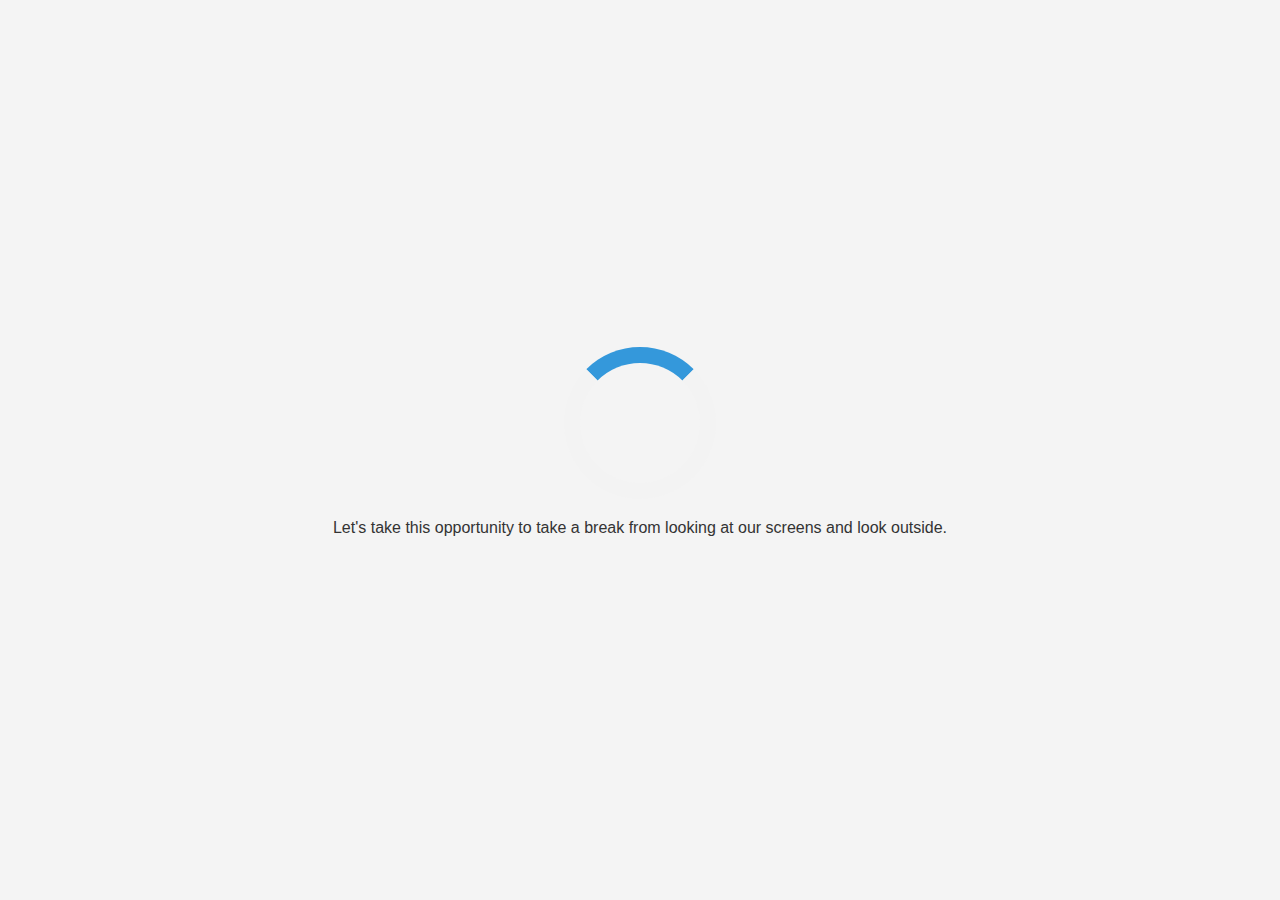
<file: loading.html>
<!DOCTYPE html>
<html lang="en">
<head>
<meta charset="UTF-8">
<meta name="viewport" content="width=device-width, initial-scale=1.0">
<title>Loading Page</title>
<style>
    body, html {
        height: 100%;
        margin: 0;
        font-family: Arial, sans-serif;
        display: flex;
        justify-content: center;
        align-items: center;
        flex-direction: column;
        background-color: #f4f4f4;
        text-align: center;
    }

    .loader {
        border: 16px solid #f3f3f3;
        border-radius: 50%;
        border-top: 16px solid #3498db;
        width: 120px;
        height: 120px;
        animation: spin 2s linear infinite;
    }

    @keyframes spin {
        0% { transform: rotate(0deg); }
        100% { transform: rotate(360deg); }
    }

    p {
        margin-top: 20px;
        color: #333;
    }
</style>
</head>
<body>
<div class="loader"></div>
<p>Let's take this opportunity to take a break from looking at our screens and look outside.</p>

<script>
    function initLoading() {
        setTimeout(function() {
            document.querySelector('.loader').style.display = 'none';
            document.querySelector('p').innerText = "Sorry, this page isn't ready yet!";
        }, 50000); // Adjust timeout as needed
    }

    window.onload = initLoading;
</script>
</body>
</html>
</file>
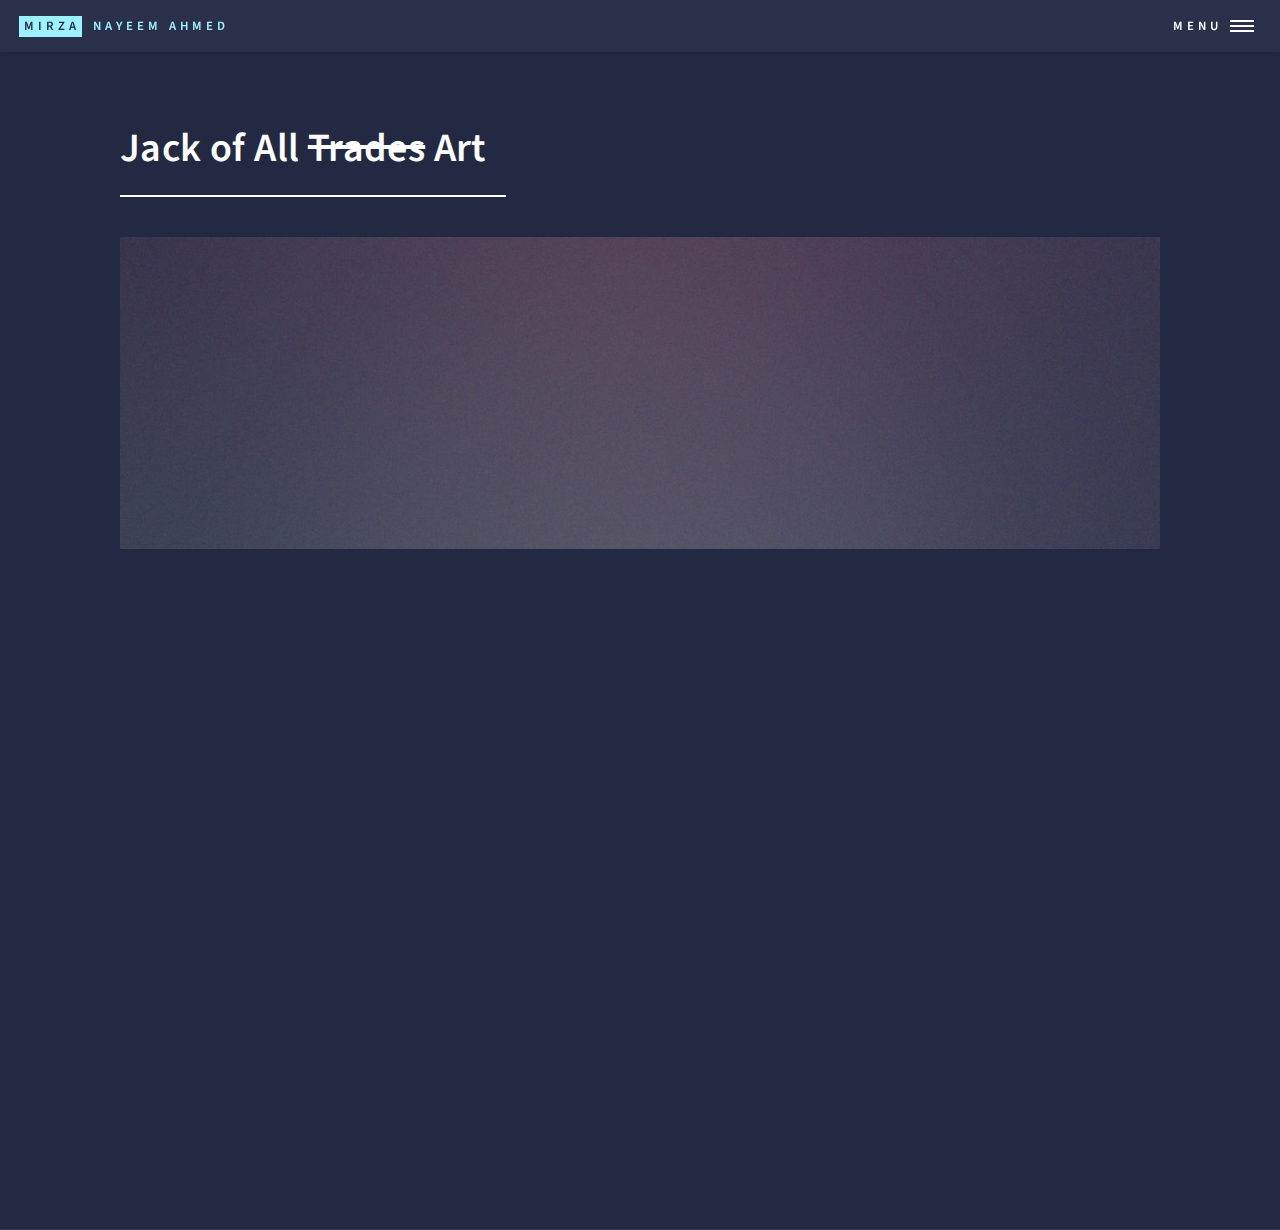
<file: pers_art.html>
<!DOCTYPE HTML>
<!--
	Forty by HTML5 UP
	html5up.net | @ajlkn
	Free for personal and commercial use under the CCA 3.0 license (html5up.net/license)
-->
<html>
	<head>
		<title>MNA Art</title>
		<meta charset="utf-8" />
		<meta name="viewport" content="width=device-width, initial-scale=1, user-scalable=no" />
		<link rel="stylesheet" href="assets/css/main.css" />
		<noscript><link rel="stylesheet" href="assets/css/noscript.css" /></noscript>
	</head>
	<body class="is-preload">

		<!-- Wrapper -->
			<div id="wrapper">

				<!-- Header -->
					<header id="header">
						<a href="index.html" class="logo"><strong>MIRZA</strong> <span>NAYEEM AHMED</span></a>
						<nav>
							<a href="#menu">Menu</a>
						</nav>
					</header>

				<!-- Menu -->
					<!-- <nav id="menu">
						<ul class="links">
							<li><a href="index.html">Home</a></li>
							<li><a href="landing.html">Landing</a></li>
							<li><a href="generic.html">Generic</a></li>
							<li><a href="elements.html">Elements</a></li>
						</ul>
						<ul class="actions stacked">
							<li><a href="#" class="button primary fit">Get Started</a></li>
							<li><a href="#" class="button fit">Log In</a></li>
						</ul>
					</nav> -->

				<!-- Main -->
					<div id="main" class="alt">

						<!-- One -->
							<section id="one">
								<div class="inner">
									<header class="major">
										<h1>Jack of All <s>Trades</s> Art</h1>
									</header>
									<span class="image main"><img src="images/pic11.jpg" alt="" /></span>

									<iframe src="https://steep-radiator-bfb.notion.site/ebd/1e5b735d432380c487b3f43422016a03" width="100%" height="600" frameborder="0" allowfullscreen />

									
									<p>I have this goal of trying out all the different media of art.</p>
									<p>I'll probably add anything artsy here. It might not fit everyone's definition of art, but that’s okay.</p>
									<p>DIY projects count as art for me.</p>
									<p>Let me know what you think! If you have any resources I can learn from, I’m all ears.</p>
								</div>
							</section>

					</div>

				<!-- Contact -->
					<section id="contact">
						<div class="inner">
<!-- 							
							<section>
								<form method="post" action="#">
									<div class="fields">
										<div class="field half">
											<label for="name">Name</label>
											<input type="text" name="name" id="name" />
										</div>
										<div class="field half">
											<label for="email">Email</label>
											<input type="text" name="email" id="email" />
										</div>
										<div class="field">
											<label for="message">Message</label>
											<textarea name="message" id="message" rows="6"></textarea>
										</div>
									</div>
									<ul class="actions">
										<li><input type="submit" value="Send Message" class="primary" /></li>
										<li><input type="reset" value="Clear" /></li>
									</ul>
								</form>
							</section> -->
<!-- 							
							<section class="split">
								<section>
									<div class="contact-method">
										<span class="icon solid alt fa-envelope"></span>
										<h3>Email</h3>
										<a href="#">information@untitled.tld</a>
									</div>
								</section>
								<section>
									<div class="contact-method">
										<span class="icon solid alt fa-phone"></span>
										<h3>Phone</h3>
										<span>(000) 000-0000 x12387</span>
									</div>
								</section>
								<section>
									<div class="contact-method">
										<span class="icon solid alt fa-home"></span>
										<h3>Address</h3>
										<span>1234 Somewhere Road #5432<br />
										Nashville, TN 00000<br />
										United States of America</span>
									</div>
								</section>
							</section> -->

						</div>
					</section>

				<!-- Footer -->
					<!-- <footer id="footer">
						<div class="inner">
							<ul class="icons">
								<li><a href="#" class="icon brands alt fa-twitter"><span class="label">Twitter</span></a></li>
								<li><a href="#" class="icon brands alt fa-facebook-f"><span class="label">Facebook</span></a></li>
								<li><a href="#" class="icon brands alt fa-instagram"><span class="label">Instagram</span></a></li>
								<li><a href="#" class="icon brands alt fa-github"><span class="label">GitHub</span></a></li>
								<li><a href="#" class="icon brands alt fa-linkedin-in"><span class="label">LinkedIn</span></a></li>
							</ul>
							<ul class="copyright">
								<li>&copy; Untitled</li><li>Design: <a href="https://html5up.net">HTML5 UP</a></li>
							</ul>
						</div>
					</footer> -->

			</div>

		<!-- Scripts -->
			<script src="assets/js/jquery.min.js"></script>
			<script src="assets/js/jquery.scrolly.min.js"></script>
			<script src="assets/js/jquery.scrollex.min.js"></script>
			<script src="assets/js/browser.min.js"></script>
			<script src="assets/js/breakpoints.min.js"></script>
			<script src="assets/js/util.js"></script>
			<script src="assets/js/main.js"></script>

	</body>
</html>
</file>
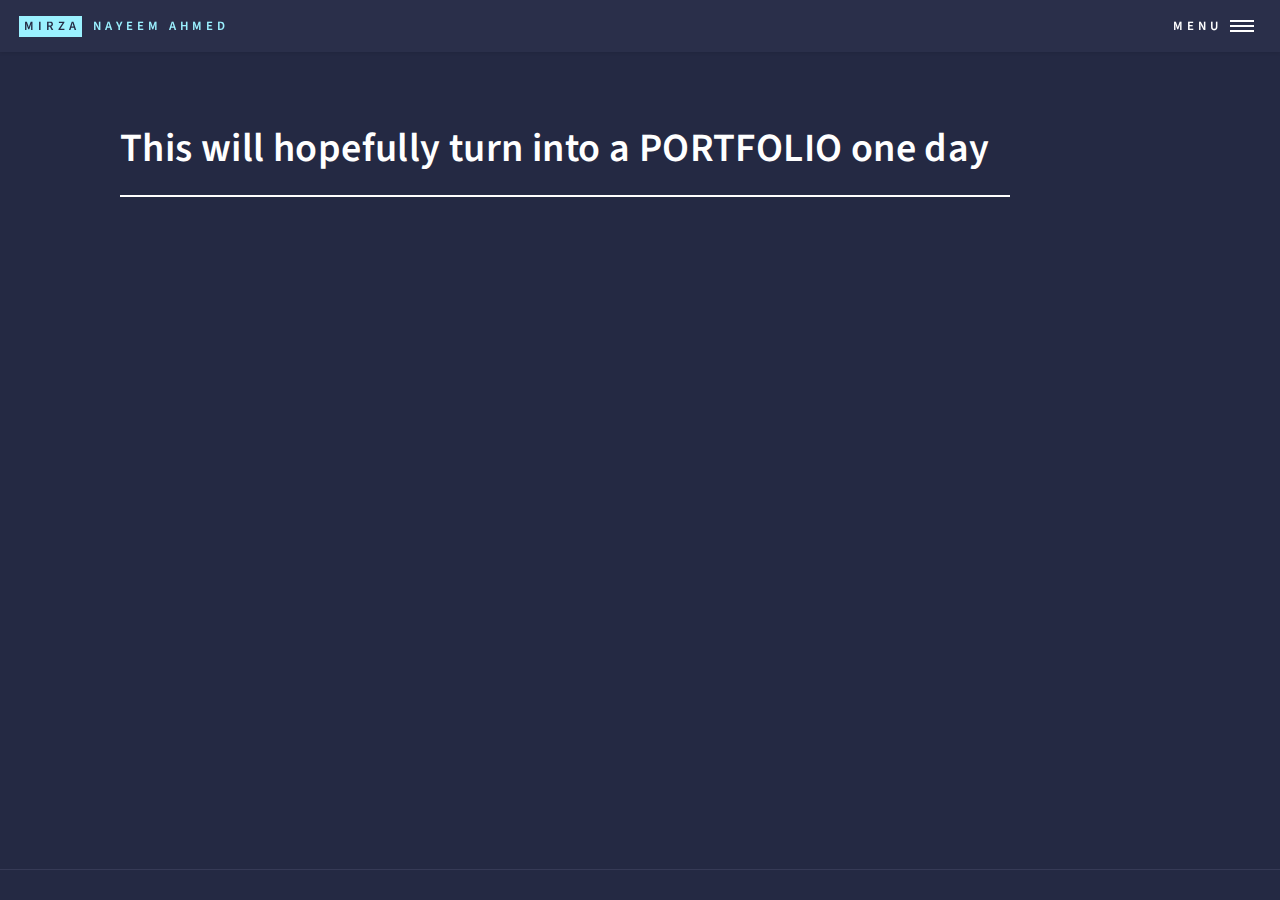
<file: pers_photography.html>
<!DOCTYPE HTML>
<!--
	Forty by HTML5 UP
	html5up.net | @ajlkn
	Free for personal and commercial use under the CCA 3.0 license (html5up.net/license)
-->
<html>
	<head>
		<title>MNA Photography</title>
		<meta charset="utf-8" />
		<meta name="viewport" content="width=device-width, initial-scale=1, user-scalable=no" />
		<link rel="stylesheet" href="assets/css/main.css" />
		<noscript><link rel="stylesheet" href="assets/css/noscript.css" /></noscript>
	</head>
	<body class="is-preload">

		<!-- Wrapper -->
			<div id="wrapper">

				<!-- Header -->
					<header id="header">
						<a href="index.html" class="logo"><strong>MIRZA</strong> <span>NAYEEM AHMED</span></a>
						<nav>
							<a href="#menu">Menu</a>
						</nav>
					</header>

				<!-- Menu -->
					<!-- <nav id="menu">
						<ul class="links">
							<li><a href="index.html">Home</a></li>
							<li><a href="landing.html">Landing</a></li>
							<li><a href="generic.html">Generic</a></li>
							<li><a href="elements.html">Elements</a></li>
						</ul>
						<ul class="actions stacked">
							<li><a href="#" class="button primary fit">Get Started</a></li>
							<li><a href="#" class="button fit">Log In</a></li>
						</ul>
					</nav> -->

				<!-- Main -->
					<div id="main" class="alt">

						<!-- One -->
							<section id="one">
								<div class="inner">
									<header class="major">
										<h1>This will hopefully turn into a PORTFOLIO one day</h1>
									</header>

									<iframe src="https://steep-radiator-bfb.notion.site/ebd/1e5b735d432380489c64da79555c5925" width="100%" height="600" frameborder="0" allowfullscreen />


									<span class="image main"><img src="images/pic11.jpg" alt="" /></span>
								</div>
							</section>

					</div>

				<!-- Contact -->
					<section id="contact">
						<div class="inner">
<!-- 							


						</div>
					</section>



			</div>

		<!-- Scripts -->
			<script src="assets/js/jquery.min.js"></script>
			<script src="assets/js/jquery.scrolly.min.js"></script>
			<script src="assets/js/jquery.scrollex.min.js"></script>
			<script src="assets/js/browser.min.js"></script>
			<script src="assets/js/breakpoints.min.js"></script>
			<script src="assets/js/util.js"></script>
			<script src="assets/js/main.js"></script>

	</body>
</html>
</file>
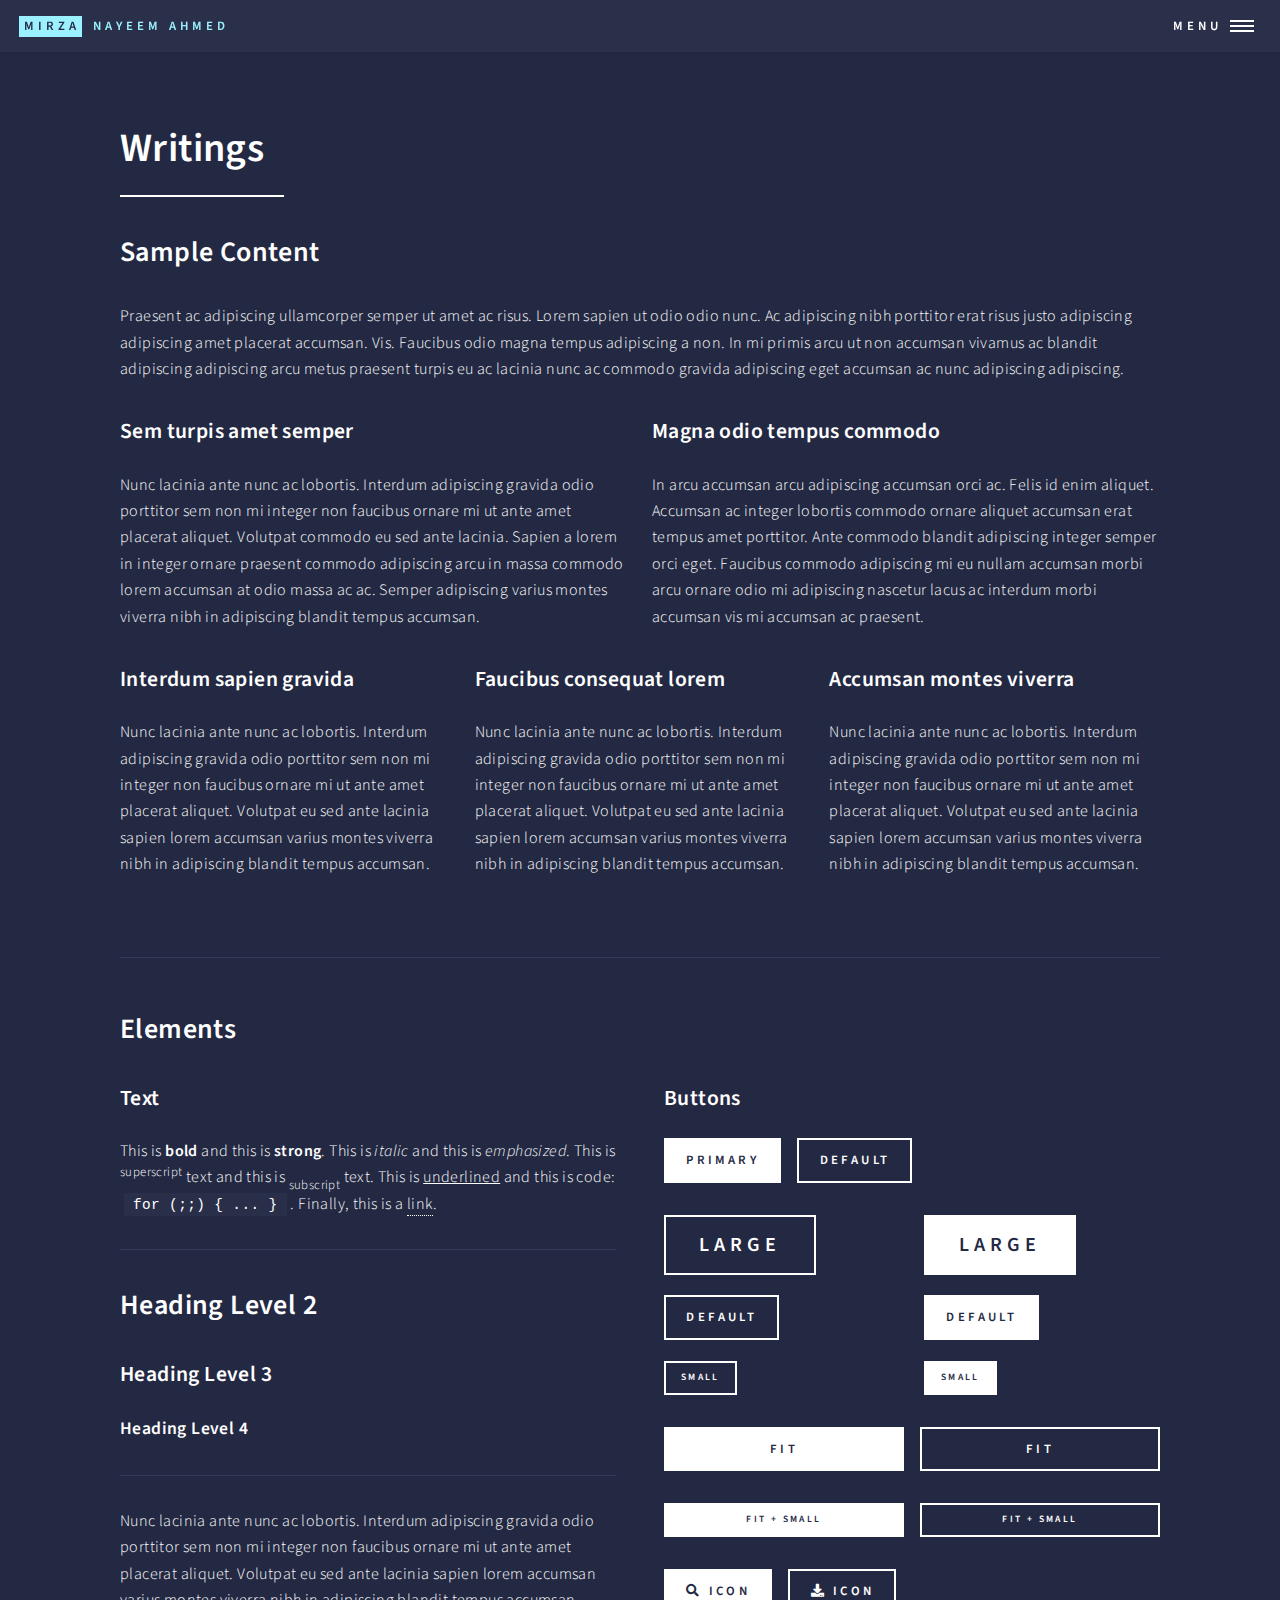
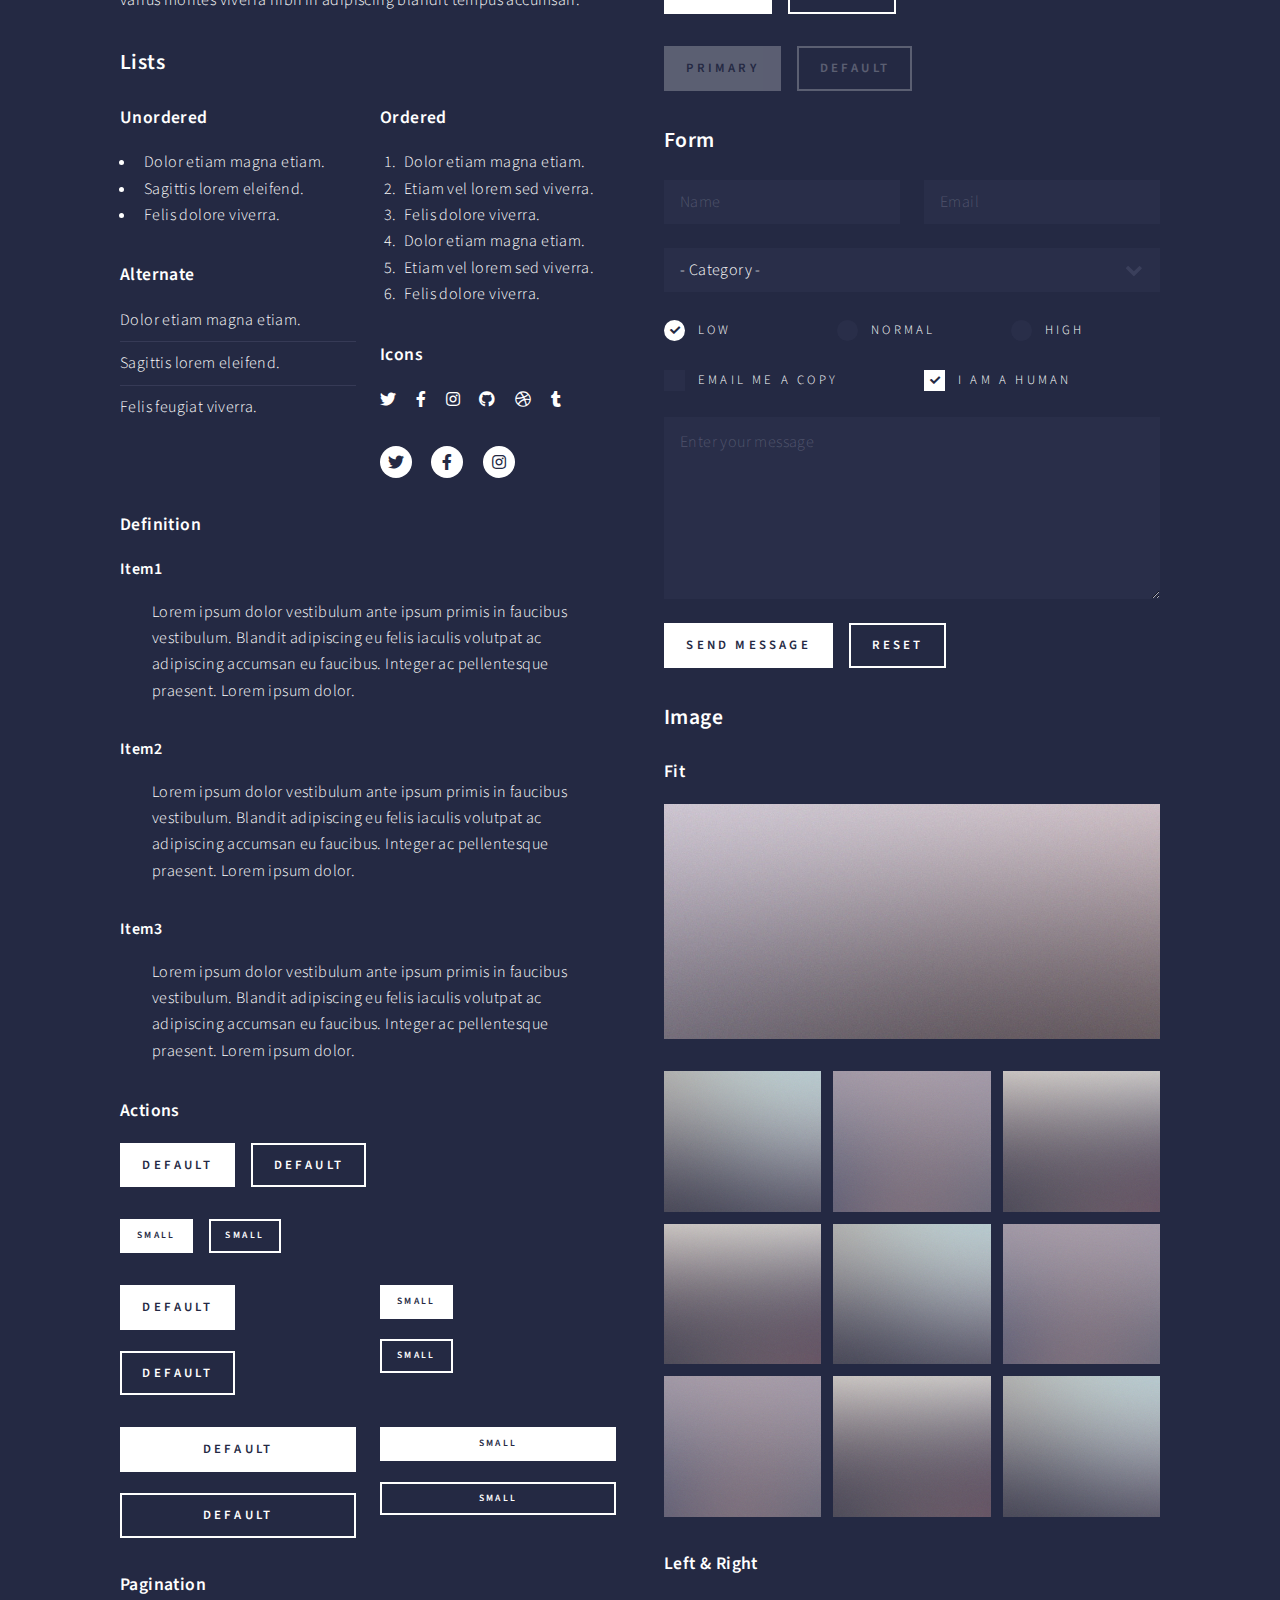
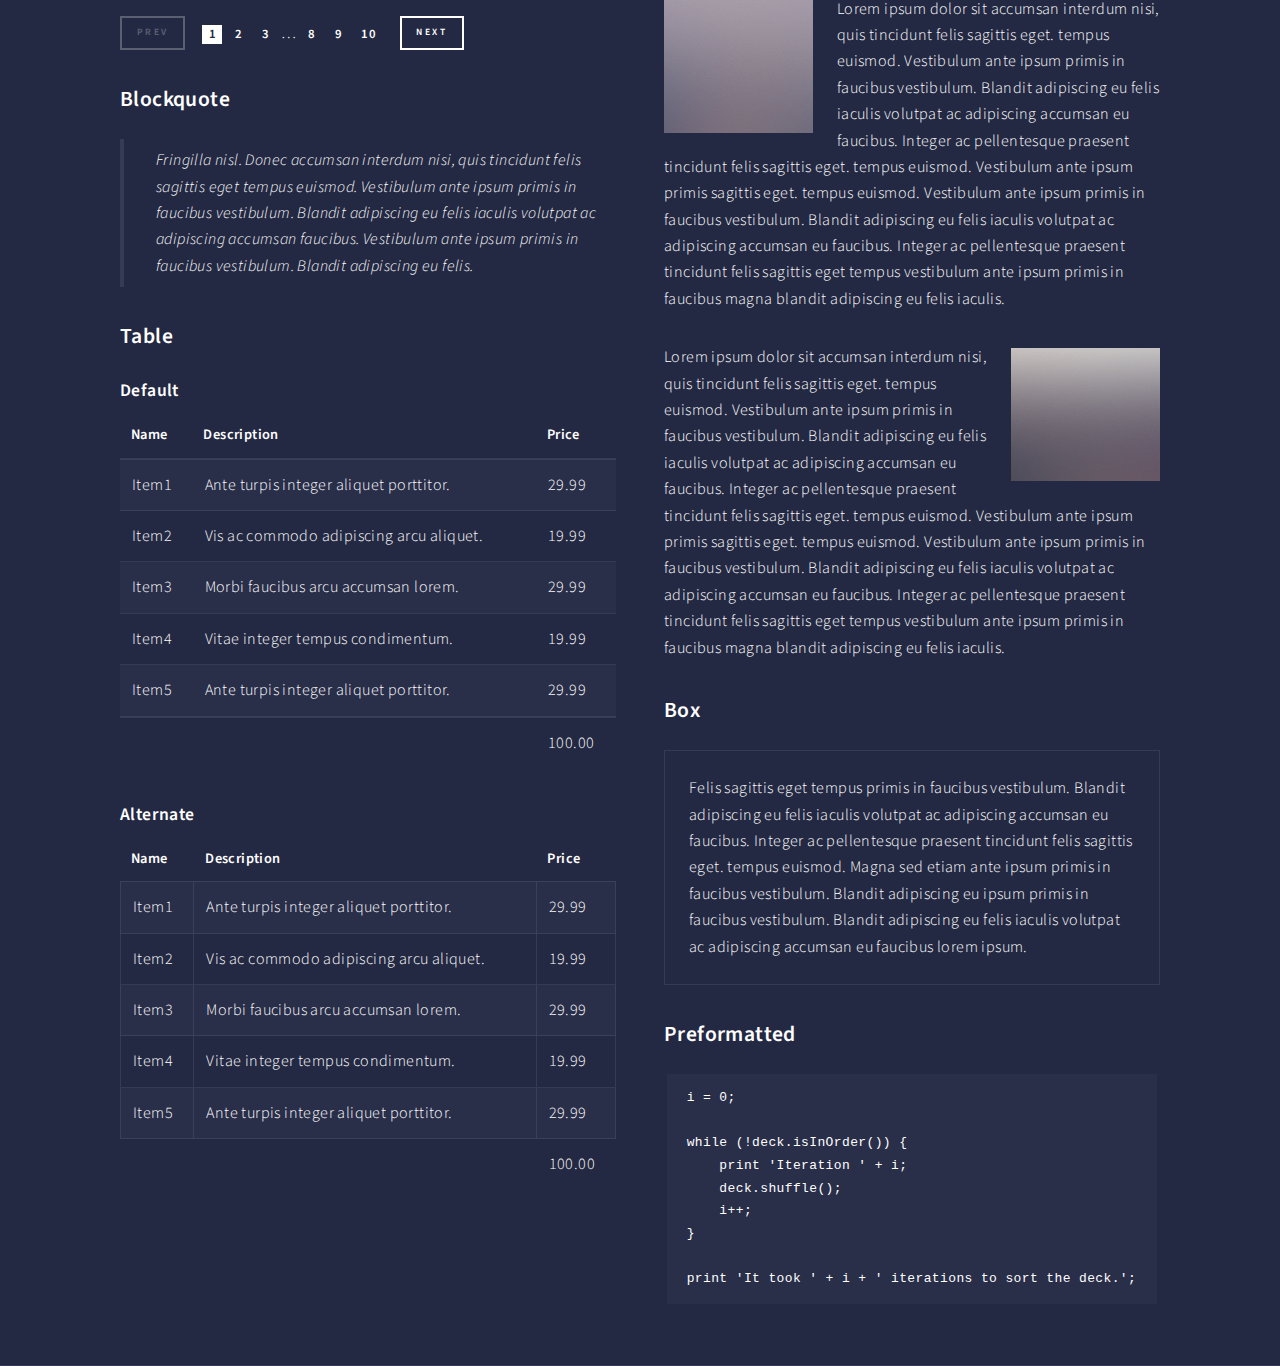
<file: pers_writing.html>
<!DOCTYPE HTML>

<html>
	<head>
		<title>MNA Writing</title>
		<meta charset="utf-8" />
		<meta name="viewport" content="width=device-width, initial-scale=1, user-scalable=no" />
		<link rel="stylesheet" href="assets/css/main.css" />
		<noscript><link rel="stylesheet" href="assets/css/noscript.css" /></noscript>
	</head>
	<body class="is-preload">

		<!-- Wrapper -->
			<div id="wrapper">

				<!-- Header -->
					<header id="header">
						<a href="index.html" class="logo"><strong>MIRZA</strong> <span>NAYEEM AHMED</span></a>
						<nav>
							<a href="#menu">Menu</a>
						</nav>
					</header>

				<!-- Menu -->
					<nav id="menu">
						<ul class="links">
							<li><a href="index.html">Home</a></li>
							<li><a href="personal.html">Personal Page</a></li>
							<li><a href="professional.html">Professional Page</a></li>
							<!-- <li><a href="elements.html">Elements</a></li> -->
						</ul>
						<!-- <ul class="actions stacked">
							<li><a href="#" class="button primary fit">Get Started</a></li>
							<li><a href="#" class="button fit">Log In</a></li>
						</ul> -->
					</nav>

				<!-- Main -->
					<div id="main" class="alt">

						<!-- One -->
							<section id="one">
								<div class="inner">
									<header class="major">
										<h1>Writings</h1>
									</header>

									<!-- Content -->
										<h2 id="content">Sample Content</h2>
										<p>Praesent ac adipiscing ullamcorper semper ut amet ac risus. Lorem sapien ut odio odio nunc. Ac adipiscing nibh porttitor erat risus justo adipiscing adipiscing amet placerat accumsan. Vis. Faucibus odio magna tempus adipiscing a non. In mi primis arcu ut non accumsan vivamus ac blandit adipiscing adipiscing arcu metus praesent turpis eu ac lacinia nunc ac commodo gravida adipiscing eget accumsan ac nunc adipiscing adipiscing.</p>
										<div class="row">
											<div class="col-6 col-12-small">
												<h3>Sem turpis amet semper</h3>
												<p>Nunc lacinia ante nunc ac lobortis. Interdum adipiscing gravida odio porttitor sem non mi integer non faucibus ornare mi ut ante amet placerat aliquet. Volutpat commodo eu sed ante lacinia. Sapien a lorem in integer ornare praesent commodo adipiscing arcu in massa commodo lorem accumsan at odio massa ac ac. Semper adipiscing varius montes viverra nibh in adipiscing blandit tempus accumsan.</p>
											</div>
											<div class="col-6 col-12-small">
												<h3>Magna odio tempus commodo</h3>
												<p>In arcu accumsan arcu adipiscing accumsan orci ac. Felis id enim aliquet. Accumsan ac integer lobortis commodo ornare aliquet accumsan erat tempus amet porttitor. Ante commodo blandit adipiscing integer semper orci eget. Faucibus commodo adipiscing mi eu nullam accumsan morbi arcu ornare odio mi adipiscing nascetur lacus ac interdum morbi accumsan vis mi accumsan ac praesent.</p>
											</div>
											<!-- Break -->
											<div class="col-4 col-12-medium">
												<h3>Interdum sapien gravida</h3>
												<p>Nunc lacinia ante nunc ac lobortis. Interdum adipiscing gravida odio porttitor sem non mi integer non faucibus ornare mi ut ante amet placerat aliquet. Volutpat eu sed ante lacinia sapien lorem accumsan varius montes viverra nibh in adipiscing blandit tempus accumsan.</p>
											</div>
											<div class="col-4 col-12-medium">
												<h3>Faucibus consequat lorem</h3>
												<p>Nunc lacinia ante nunc ac lobortis. Interdum adipiscing gravida odio porttitor sem non mi integer non faucibus ornare mi ut ante amet placerat aliquet. Volutpat eu sed ante lacinia sapien lorem accumsan varius montes viverra nibh in adipiscing blandit tempus accumsan.</p>
											</div>
											<div class="col-4 col-12-medium">
												<h3>Accumsan montes viverra</h3>
												<p>Nunc lacinia ante nunc ac lobortis. Interdum adipiscing gravida odio porttitor sem non mi integer non faucibus ornare mi ut ante amet placerat aliquet. Volutpat eu sed ante lacinia sapien lorem accumsan varius montes viverra nibh in adipiscing blandit tempus accumsan.</p>
											</div>
										</div>

									<hr class="major" />

									<!-- Elements -->
										<h2 id="elements">Elements</h2>
										<div class="row gtr-200">
											<div class="col-6 col-12-medium">

												<!-- Text stuff -->
													<h3>Text</h3>
													<p>This is <b>bold</b> and this is <strong>strong</strong>. This is <i>italic</i> and this is <em>emphasized</em>.
													This is <sup>superscript</sup> text and this is <sub>subscript</sub> text.
													This is <u>underlined</u> and this is code: <code>for (;;) { ... }</code>.
													Finally, this is a <a href="#">link</a>.</p>
													<hr />
													<h2>Heading Level 2</h2>
													<h3>Heading Level 3</h3>
													<h4>Heading Level 4</h4>
													<hr />
													<p>Nunc lacinia ante nunc ac lobortis. Interdum adipiscing gravida odio porttitor sem non mi integer non faucibus ornare mi ut ante amet placerat aliquet. Volutpat eu sed ante lacinia sapien lorem accumsan varius montes viverra nibh in adipiscing blandit tempus accumsan.</p>

												<!-- Lists -->
													<h3>Lists</h3>
													<div class="row">
														<div class="col-6 col-12-small">

															<h4>Unordered</h4>
															<ul>
																<li>Dolor etiam magna etiam.</li>
																<li>Sagittis lorem eleifend.</li>
																<li>Felis dolore viverra.</li>
															</ul>

															<h4>Alternate</h4>
															<ul class="alt">
																<li>Dolor etiam magna etiam.</li>
																<li>Sagittis lorem eleifend.</li>
																<li>Felis feugiat viverra.</li>
															</ul>

														</div>
														<div class="col-6 col-12-small">

															<h4>Ordered</h4>
															<ol>
																<li>Dolor etiam magna etiam.</li>
																<li>Etiam vel lorem sed viverra.</li>
																<li>Felis dolore viverra.</li>
																<li>Dolor etiam magna etiam.</li>
																<li>Etiam vel lorem sed viverra.</li>
																<li>Felis dolore viverra.</li>
															</ol>

															<h4>Icons</h4>
															<ul class="icons">
																<li><a href="#" class="icon brands fa-twitter"><span class="label">Twitter</span></a></li>
																<li><a href="#" class="icon brands fa-facebook-f"><span class="label">Facebook</span></a></li>
																<li><a href="#" class="icon brands fa-instagram"><span class="label">Instagram</span></a></li>
																<li><a href="#" class="icon brands fa-github"><span class="label">Github</span></a></li>
																<li><a href="#" class="icon brands fa-dribbble"><span class="label">Dribbble</span></a></li>
																<li><a href="#" class="icon brands fa-tumblr"><span class="label">Tumblr</span></a></li>
															</ul>
															<ul class="icons">
																<li><a href="#" class="icon brands alt fa-twitter"><span class="label">Twitter</span></a></li>
																<li><a href="#" class="icon brands alt fa-facebook-f"><span class="label">Facebook</span></a></li>
																<li><a href="#" class="icon brands alt fa-instagram"><span class="label">Instagram</span></a></li>
															</ul>

														</div>
													</div>
													<h4>Definition</h4>
													<dl>
														<dt>Item1</dt>
														<dd>
															<p>Lorem ipsum dolor vestibulum ante ipsum primis in faucibus vestibulum. Blandit adipiscing eu felis iaculis volutpat ac adipiscing accumsan eu faucibus. Integer ac pellentesque praesent. Lorem ipsum dolor.</p>
														</dd>
														<dt>Item2</dt>
														<dd>
															<p>Lorem ipsum dolor vestibulum ante ipsum primis in faucibus vestibulum. Blandit adipiscing eu felis iaculis volutpat ac adipiscing accumsan eu faucibus. Integer ac pellentesque praesent. Lorem ipsum dolor.</p>
														</dd>
														<dt>Item3</dt>
														<dd>
															<p>Lorem ipsum dolor vestibulum ante ipsum primis in faucibus vestibulum. Blandit adipiscing eu felis iaculis volutpat ac adipiscing accumsan eu faucibus. Integer ac pellentesque praesent. Lorem ipsum dolor.</p>
														</dd>
													</dl>

													<h4>Actions</h4>
													<ul class="actions">
														<li><a href="#" class="button primary">Default</a></li>
														<li><a href="#" class="button">Default</a></li>
													</ul>
													<ul class="actions small">
														<li><a href="#" class="button primary small">Small</a></li>
														<li><a href="#" class="button small">Small</a></li>
													</ul>
													<div class="row">
														<div class="col-6 col-12-small">
															<ul class="actions stacked">
																<li><a href="#" class="button primary">Default</a></li>
																<li><a href="#" class="button">Default</a></li>
															</ul>
														</div>
														<div class="col-6 col-12-small">
															<ul class="actions stacked">
																<li><a href="#" class="button primary small">Small</a></li>
																<li><a href="#" class="button small">Small</a></li>
															</ul>
														</div>
														<div class="col-6 col-12-small">
															<ul class="actions stacked">
																<li><a href="#" class="button primary fit">Default</a></li>
																<li><a href="#" class="button fit">Default</a></li>
															</ul>
														</div>
														<div class="col-6 col-12-small">
															<ul class="actions stacked">
																<li><a href="#" class="button primary small fit">Small</a></li>
																<li><a href="#" class="button small fit">Small</a></li>
															</ul>
														</div>
													</div>

													<h4>Pagination</h4>
													<ul class="pagination">
														<li><span class="button small disabled">Prev</span></li>
														<li><a href="#" class="page active">1</a></li>
														<li><a href="#" class="page">2</a></li>
														<li><a href="#" class="page">3</a></li>
														<li><span>&hellip;</span></li>
														<li><a href="#" class="page">8</a></li>
														<li><a href="#" class="page">9</a></li>
														<li><a href="#" class="page">10</a></li>
														<li><a href="#" class="button small">Next</a></li>
													</ul>

												<!-- Blockquote -->
													<h3>Blockquote</h3>
													<blockquote>Fringilla nisl. Donec accumsan interdum nisi, quis tincidunt felis sagittis eget tempus euismod. Vestibulum ante ipsum primis in faucibus vestibulum. Blandit adipiscing eu felis iaculis volutpat ac adipiscing accumsan faucibus. Vestibulum ante ipsum primis in faucibus vestibulum. Blandit adipiscing eu felis.</blockquote>

												<!-- Table -->
													<h3>Table</h3>

													<h4>Default</h4>
													<div class="table-wrapper">
														<table>
															<thead>
																<tr>
																	<th>Name</th>
																	<th>Description</th>
																	<th>Price</th>
																</tr>
															</thead>
															<tbody>
																<tr>
																	<td>Item1</td>
																	<td>Ante turpis integer aliquet porttitor.</td>
																	<td>29.99</td>
																</tr>
																<tr>
																	<td>Item2</td>
																	<td>Vis ac commodo adipiscing arcu aliquet.</td>
																	<td>19.99</td>
																</tr>
																<tr>
																	<td>Item3</td>
																	<td> Morbi faucibus arcu accumsan lorem.</td>
																	<td>29.99</td>
																</tr>
																<tr>
																	<td>Item4</td>
																	<td>Vitae integer tempus condimentum.</td>
																	<td>19.99</td>
																</tr>
																<tr>
																	<td>Item5</td>
																	<td>Ante turpis integer aliquet porttitor.</td>
																	<td>29.99</td>
																</tr>
															</tbody>
															<tfoot>
																<tr>
																	<td colspan="2"></td>
																	<td>100.00</td>
																</tr>
															</tfoot>
														</table>
													</div>

													<h4>Alternate</h4>
													<div class="table-wrapper">
														<table class="alt">
															<thead>
																<tr>
																	<th>Name</th>
																	<th>Description</th>
																	<th>Price</th>
																</tr>
															</thead>
															<tbody>
																<tr>
																	<td>Item1</td>
																	<td>Ante turpis integer aliquet porttitor.</td>
																	<td>29.99</td>
																</tr>
																<tr>
																	<td>Item2</td>
																	<td>Vis ac commodo adipiscing arcu aliquet.</td>
																	<td>19.99</td>
																</tr>
																<tr>
																	<td>Item3</td>
																	<td> Morbi faucibus arcu accumsan lorem.</td>
																	<td>29.99</td>
																</tr>
																<tr>
																	<td>Item4</td>
																	<td>Vitae integer tempus condimentum.</td>
																	<td>19.99</td>
																</tr>
																<tr>
																	<td>Item5</td>
																	<td>Ante turpis integer aliquet porttitor.</td>
																	<td>29.99</td>
																</tr>
															</tbody>
															<tfoot>
																<tr>
																	<td colspan="2"></td>
																	<td>100.00</td>
																</tr>
															</tfoot>
														</table>
													</div>

											</div>
											<div class="col-6 col-12-medium">

												<!-- Buttons -->
													<h3>Buttons</h3>
													<ul class="actions">
														<li><a href="#" class="button primary">Primary</a></li>
														<li><a href="#" class="button">Default</a></li>
													</ul>
													<div class="row">
														<div class="col-6 col-12-xsmall">
															<ul class="actions stacked">
																<li><a href="#" class="button large">Large</a></li>
																<li><a href="#" class="button">Default</a></li>
																<li><a href="#" class="button small">Small</a></li>
															</ul>
														</div>
														<div class="col-6 col-12-xsmall">
															<ul class="actions stacked">
																<li><a href="#" class="button primary large">Large</a></li>
																<li><a href="#" class="button primary">Default</a></li>
																<li><a href="#" class="button primary small">Small</a></li>
															</ul>
														</div>
													</div>
													<ul class="actions fit">
														<li><a href="#" class="button primary fit">Fit</a></li>
														<li><a href="#" class="button fit">Fit</a></li>
													</ul>
													<ul class="actions fit small">
														<li><a href="#" class="button primary fit small">Fit + Small</a></li>
														<li><a href="#" class="button fit small">Fit + Small</a></li>
													</ul>
													<ul class="actions">
														<li><a href="#" class="button primary icon solid fa-search">Icon</a></li>
														<li><a href="#" class="button icon solid fa-download">Icon</a></li>
													</ul>
													<ul class="actions">
														<li><span class="button primary disabled">Primary</span></li>
														<li><span class="button disabled">Default</span></li>
													</ul>

												<!-- Form -->
													<h3>Form</h3>

													<form method="post" action="#">
														<div class="row gtr-uniform">
															<div class="col-6 col-12-xsmall">
																<input type="text" name="demo-name" id="demo-name" value="" placeholder="Name" />
															</div>
															<div class="col-6 col-12-xsmall">
																<input type="email" name="demo-email" id="demo-email" value="" placeholder="Email" />
															</div>
															<!-- Break -->
															<div class="col-12">
																<select name="demo-category" id="demo-category">
																	<option value="">- Category -</option>
																	<option value="1">Manufacturing</option>
																	<option value="1">Shipping</option>
																	<option value="1">Administration</option>
																	<option value="1">Human Resources</option>
																</select>
															</div>
															<!-- Break -->
															<div class="col-4 col-12-small">
																<input type="radio" id="demo-priority-low" name="demo-priority" checked>
																<label for="demo-priority-low">Low</label>
															</div>
															<div class="col-4 col-12-small">
																<input type="radio" id="demo-priority-normal" name="demo-priority">
																<label for="demo-priority-normal">Normal</label>
															</div>
															<div class="col-4 col-12-small">
																<input type="radio" id="demo-priority-high" name="demo-priority">
																<label for="demo-priority-high">High</label>
															</div>
															<!-- Break -->
															<div class="col-6 col-12-small">
																<input type="checkbox" id="demo-copy" name="demo-copy">
																<label for="demo-copy">Email me a copy</label>
															</div>
															<div class="col-6 col-12-small">
																<input type="checkbox" id="demo-human" name="demo-human" checked>
																<label for="demo-human">I am a human</label>
															</div>
															<!-- Break -->
															<div class="col-12">
																<textarea name="demo-message" id="demo-message" placeholder="Enter your message" rows="6"></textarea>
															</div>
															<!-- Break -->
															<div class="col-12">
																<ul class="actions">
																	<li><input type="submit" value="Send Message" class="primary" /></li>
																	<li><input type="reset" value="Reset" /></li>
																</ul>
															</div>
														</div>
													</form>

												<!-- Image -->
													<h3>Image</h3>

													<h4>Fit</h4>
													<span class="image fit"><img src="images/pic03.jpg" alt="" /></span>
													<div class="box alt">
														<div class="row gtr-50 gtr-uniform">
															<div class="col-4"><span class="image fit"><img src="images/pic08.jpg" alt="" /></span></div>
															<div class="col-4"><span class="image fit"><img src="images/pic09.jpg" alt="" /></span></div>
															<div class="col-4"><span class="image fit"><img src="images/pic10.jpg" alt="" /></span></div>
															<!-- Break -->
															<div class="col-4"><span class="image fit"><img src="images/pic10.jpg" alt="" /></span></div>
															<div class="col-4"><span class="image fit"><img src="images/pic08.jpg" alt="" /></span></div>
															<div class="col-4"><span class="image fit"><img src="images/pic09.jpg" alt="" /></span></div>
															<!-- Break -->
															<div class="col-4"><span class="image fit"><img src="images/pic09.jpg" alt="" /></span></div>
															<div class="col-4"><span class="image fit"><img src="images/pic10.jpg" alt="" /></span></div>
															<div class="col-4"><span class="image fit"><img src="images/pic08.jpg" alt="" /></span></div>
														</div>
													</div>

													<h4>Left &amp; Right</h4>
													<p><span class="image left"><img src="images/pic09.jpg" alt="" /></span>Lorem ipsum dolor sit accumsan interdum nisi, quis tincidunt felis sagittis eget. tempus euismod. Vestibulum ante ipsum primis in faucibus vestibulum. Blandit adipiscing eu felis iaculis volutpat ac adipiscing accumsan eu faucibus. Integer ac pellentesque praesent tincidunt felis sagittis eget. tempus euismod. Vestibulum ante ipsum primis sagittis eget. tempus euismod. Vestibulum ante ipsum primis in faucibus vestibulum. Blandit adipiscing eu felis iaculis volutpat ac adipiscing accumsan eu faucibus. Integer ac pellentesque praesent tincidunt felis sagittis eget tempus vestibulum ante ipsum primis in faucibus magna blandit adipiscing eu felis iaculis.</p>
													<p><span class="image right"><img src="images/pic10.jpg" alt="" /></span>Lorem ipsum dolor sit accumsan interdum nisi, quis tincidunt felis sagittis eget. tempus euismod. Vestibulum ante ipsum primis in faucibus vestibulum. Blandit adipiscing eu felis iaculis volutpat ac adipiscing accumsan eu faucibus. Integer ac pellentesque praesent tincidunt felis sagittis eget. tempus euismod. Vestibulum ante ipsum primis sagittis eget. tempus euismod. Vestibulum ante ipsum primis in faucibus vestibulum. Blandit adipiscing eu felis iaculis volutpat ac adipiscing accumsan eu faucibus. Integer ac pellentesque praesent tincidunt felis sagittis eget tempus vestibulum ante ipsum primis in faucibus magna blandit adipiscing eu felis iaculis.</p>

												<!-- Box -->
													<h3>Box</h3>
													<div class="box">
														<p>Felis sagittis eget tempus primis in faucibus vestibulum. Blandit adipiscing eu felis iaculis volutpat ac adipiscing accumsan eu faucibus. Integer ac pellentesque praesent tincidunt felis sagittis eget. tempus euismod. Magna sed etiam ante ipsum primis in faucibus vestibulum. Blandit adipiscing eu ipsum primis in faucibus vestibulum. Blandit adipiscing eu felis iaculis volutpat ac adipiscing accumsan eu faucibus lorem ipsum.</p>
													</div>

												<!-- Preformatted Code -->
													<h3>Preformatted</h3>
													<pre><code>i = 0;

while (!deck.isInOrder()) {
    print 'Iteration ' + i;
    deck.shuffle();
    i++;
}

print 'It took ' + i + ' iterations to sort the deck.';
</code></pre>

											</div>
										</div>

								</div>
							</section>

					</div>

				<!-- Contact -->
					<!-- <section id="contact">
						<div class="inner">
							<section>
								<form method="post" action="#">
									<div class="fields">
										<div class="field half">
											<label for="name">Name</label>
											<input type="text" name="name" id="name" />
										</div>
										<div class="field half">
											<label for="email">Email</label>
											<input type="text" name="email" id="email" />
										</div>
										<div class="field">
											<label for="message">Message</label>
											<textarea name="message" id="message" rows="6"></textarea>
										</div>
									</div>
									<ul class="actions">
										<li><input type="submit" value="Send Message" class="primary" /></li>
										<li><input type="reset" value="Clear" /></li>
									</ul>
								</form>
							</section>
							<section class="split">
								<section>
									<div class="contact-method">
										<span class="icon solid alt fa-envelope"></span>
										<h3>Email</h3>
										<a href="#">information@untitled.tld</a>
									</div>
								</section>
								<section>
									<div class="contact-method">
										<span class="icon solid alt fa-phone"></span>
										<h3>Phone</h3>
										<span>(000) 000-0000 x12387</span>
									</div>
								</section>
								<section>
									<div class="contact-method">
										<span class="icon solid alt fa-home"></span>
										<h3>Address</h3>
										<span>1234 Somewhere Road #5432<br />
										Nashville, TN 00000<br />
										United States of America</span>
									</div>
								</section>
							</section>
						</div>
					</section> -->

				<!-- Footer -->
					<!-- <footer id="footer">
						<div class="inner">
							<ul class="icons">
								<li><a href="#" class="icon brands alt fa-twitter"><span class="label">Twitter</span></a></li>
								<li><a href="#" class="icon brands alt fa-facebook-f"><span class="label">Facebook</span></a></li>
								<li><a href="#" class="icon brands alt fa-instagram"><span class="label">Instagram</span></a></li>
								<li><a href="#" class="icon brands alt fa-github"><span class="label">GitHub</span></a></li>
								<li><a href="#" class="icon brands alt fa-linkedin-in"><span class="label">LinkedIn</span></a></li>
							</ul>
							<ul class="copyright">
								<li>&copy; Untitled</li><li>Design: <a href="https://html5up.net">HTML5 UP</a></li>
							</ul>
						</div>
					</footer> -->

			</div>

		<!-- Scripts -->
			<script src="assets/js/jquery.min.js"></script>
			<script src="assets/js/jquery.scrolly.min.js"></script>
			<script src="assets/js/jquery.scrollex.min.js"></script>
			<script src="assets/js/browser.min.js"></script>
			<script src="assets/js/breakpoints.min.js"></script>
			<script src="assets/js/util.js"></script>
			<script src="assets/js/main.js"></script>

	</body>
</html>
</file>
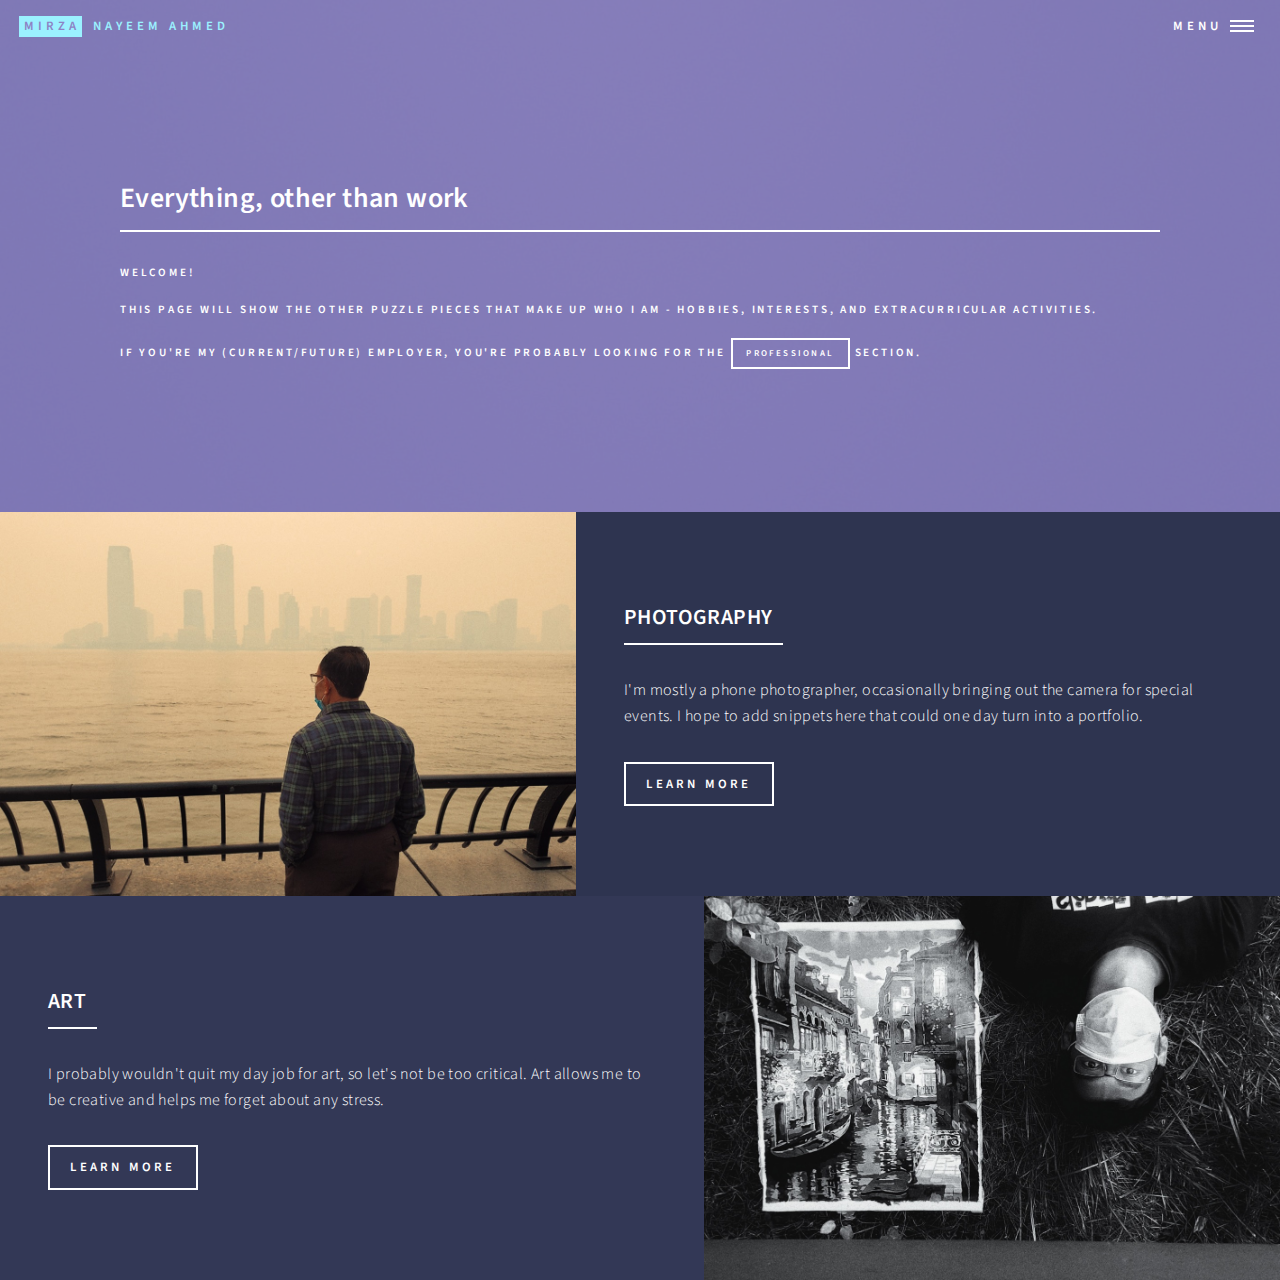
<file: personal.html>
<!DOCTYPE HTML>
<!--
	Forty by HTML5 UP
	html5up.net | @ajlkn
	Free for personal and commercial use under the CCA 3.0 license (html5up.net/license)
-->
<html>
	<head>
		<title>MNA 5-9</title>
		<meta charset="utf-8" />
		<meta name="viewport" content="width=device-width, initial-scale=1, user-scalable=no" />
		<link rel="stylesheet" href="assets/css/main.css" />
		<noscript><link rel="stylesheet" href="assets/css/noscript.css" /></noscript>
	</head>
	<body class="is-preload">

		<!-- Wrapper -->
			<div id="wrapper">

				<!-- Header -->
				<!-- Note: The "styleN" class below should match that of the banner element. -->
					<header id="header" class="alt style2">
						<a href="index.html" class="logo"><strong>MIRZA</strong> <span>NAYEEM AHMED</span></a>
						<nav>
							<a href="#menu">Menu</a>
						</nav>
					</header>

				<!-- Menu -->
					<nav id="menu">
						<ul class="links">
							<li><a href="index.html">Home</a></li>
							<li><a href="professional.html">Professional Section</a></li>
							<!-- <li><a href="landing.html">Landing</a></li>
							<li><a href="generic.html">Generic</a></li>
							<li><a href="elements.html">Elements</a></li> -->
						</ul>
						<!-- <ul class="actions stacked">
							<li><a href="#" class="button primary fit">Get Started</a></li>
							<li><a href="#" class="button fit">Log In</a></li>
						</ul> -->
					</nav>

				<!-- Banner -->
				<!-- Note: The "styleN" class below should match that of the header element. -->
					<section id="banner" class="style2">
						<div class="inner">
							<span class="image">
								<img src="images/pic02.jpg" alt="" />
							</span>
							<header class="major">
								<h2>Everything, other than work</h2>
							</header>
							<div class="content">
								<!-- <p>Lorem ipsum dolor sit amet nullam consequat<br />
								sed veroeros. tempus adipiscing nulla.</p> -->



								<p>
									<strong>Welcome!</strong>
								</br>
								</br>
									This page will show the other puzzle 
									pieces that make up who I am - hobbies, interests, 
									and extracurricular activities.
								</br>
							<br />
									If you're my (current/future) employer, 
									you're probably looking for the <a href="professional.html" class="button">PROFESSIONAL</a> section.
								</p>


							</div>
						</div>
					</section>

				<!-- Main -->
					<div id="main">

						<!-- One -->
							<!-- <section id="one">
								<div class="inner">
									<header class="major">
										<h2>Sed amet aliquam</h2>
									</header>
									<p>Nullam et orci eu lorem consequat tincidunt 
										vivamus et sagittis magna sed nunc rhoncus 
										condimentum sem. In efficitur ligula tate urna.
										 Maecenas massa vel lacinia pellentesque 
										 lorem ipsum dolor. Nullam et orci eu lorem 
										 consequat tincidunt. Vivamus et sagittis libero. 
										 Nullam et orci eu lorem consequat tincidunt vivamus
										  et sagittis magna sed nunc rhoncus condimentum sem. 
										  In efficitur ligula tate urna.</p>
								</div>
							</section> -->

						<!-- Two -->
							<section id="two" class="spotlights">



								<!-- WRITING/PUBLICATION -->
								<!-- <section>
									<a href="loading.html" class="image">
										<img src="images/pers_images/mna_pers_writing.jpg" alt="" data-position="center center" />
									</a>
									<div class="content">
										<div class="inner">
											<header class="major">
												<h3>Writing/Publication</h3>
											</header>
											<p>I love writing about what's happening around me 
												and within my imagination. I haven't been as regular 
												as I had hoped, but I'm aiming to be more active from now on.</p>
											<ul class="actions">
												<li><a href="loading.html" class="button">Learn more</a></li>
											</ul>
										</div>
									</div>
								</section> -->


								<!-- PHOTOGRAPHY -->
								<section>
									<a href="loading.html" class="image">
										<img src="images/pers_images/mna_pers_photography.jpeg" alt="" data-position="top center" />
									</a>

									<div class="content">
										<div class="inner">
											<header class="major">
												<h3>PHOTOGRAPHY</h3>
											</header>
											<p>I'm mostly a phone photographer, occasionally bringing 
												out the camera for special events. I hope to add snippets 
												here that could one day turn into a portfolio.</p>
											<ul class="actions">
												<li><a href="loading.html" class="button">Learn more</a></li>
											</ul>
										</div>
									</div>

								</section>




								<!-- ART -->
								<section>
									<a href="pers_art.html" class="image">
										<img src="images/pers_images/mna_pers_art.jpeg" alt="" data-position="25% 25%" />
									</a>

									<div class="content">
										<div class="inner">
											<header class="major">
												<h3>ART</h3>
											</header>
											<p>I probably wouldn't quit my day job for art, 
												so let's not be too critical. 
												Art allows me to be creative and helps
												 me forget about any stress.</p>
											<ul class="actions">
												<li><a href="pers_art.html" class="button">Learn more</a></li>
											</ul>
										</div>
									</div>

								</section>


								
								<!-- RECIPES -->
								<!-- Maybe this can be inside writing -->
								<!-- <section>
									<a href="loading.html" class="image">
										<img src="images/pers_images/mna_pers_recipe.jpg" alt="" data-position="top center" />
									</a>

									<div class="content">
										<div class="inner">
											<header class="major">
												<h3>RECIPES</h3>
											</header>
											<p>It all started as a rebellion against spice-less dorm food. 
												You probably won't find original recipes here, but a collection 
												of mashups from various sources.</p>
											<ul class="actions">
												<li><a href="loading.html" class="button">Learn more</a></li>
											</ul>
										</div>
									</div>

								</section> -->





								<!-- WISHLIST -->
								<!-- <section>
									<a href="loading.html" class="image">
										<img src="images/pers_images/mna_pers_wishlist.jpg" alt="" data-position="center center" />
									</a>
									<div class="content">
										<div class="inner">
											<header class="major">
												<h3>WISHLIST</h3>
											</header>
											<p>I go to work to earn money so that I can buy these things.</p>
											<ul class="actions">
												<li><a href="loading.html" class="button">Learn more</a></li>
											</ul>
										</div>
									</div>
								</section> -->






							</section>

						<!-- Three -->
							<!-- <section id="three">
								<div class="inner">
									<header class="major">
										<h2>Massa libero</h2>
									</header>
									<p>Nullam et orci eu lorem consequat tincidunt vivamus et sagittis libero. Mauris aliquet magna magna sed nunc rhoncus pharetra. Pellentesque condimentum sem. In efficitur ligula tate urna. Maecenas laoreet massa vel lacinia pellentesque lorem ipsum dolor. Nullam et orci eu lorem consequat tincidunt. Vivamus et sagittis libero. Mauris aliquet magna magna sed nunc rhoncus amet pharetra et feugiat tempus.</p>
									<ul class="actions">
										<li><a href="generic.html" class="button next">Get Started</a></li>
									</ul>
								</div>
							</section> -->

					</div>

				<!-- Contact -->
					<!-- <section id="contact">
						<div class="inner">
							<section>
								<form method="post" action="#">
									<div class="fields">
										<div class="field half">
											<label for="name">Name</label>
											<input type="text" name="name" id="name" />
										</div>
										<div class="field half">
											<label for="email">Email</label>
											<input type="text" name="email" id="email" />
										</div>
										<div class="field">
											<label for="message">Message</label>
											<textarea name="message" id="message" rows="6"></textarea>
										</div>
									</div>
									<ul class="actions">
										<li><input type="submit" value="Send Message" class="primary" /></li>
										<li><input type="reset" value="Clear" /></li>
									</ul>
								</form>
							</section>
							<section class="split">
								<section>
									<div class="contact-method">
										<span class="icon solid alt fa-envelope"></span>
										<h3>Email</h3>
										<a href="#">information@untitled.tld</a>
									</div>
								</section>
								<section>
									<div class="contact-method">
										<span class="icon solid alt fa-phone"></span>
										<h3>Phone</h3>
										<span>(000) 000-0000 x12387</span>
									</div>
								</section>
								<section>
									<div class="contact-method">
										<span class="icon solid alt fa-home"></span>
										<h3>Address</h3>
										<span>1234 Somewhere Road #5432<br />
										Nashville, TN 00000<br />
										United States of America</span>
									</div>
								</section>
							</section>
						</div>
					</section> -->

				<!-- Footer -->
					<!-- <footer id="footer">
						<div class="inner">
							<ul class="icons">
								<li><a href="#" class="icon brands alt fa-twitter"><span class="label">Twitter</span></a></li>
								<li><a href="#" class="icon brands alt fa-facebook-f"><span class="label">Facebook</span></a></li>
								<li><a href="#" class="icon brands alt fa-instagram"><span class="label">Instagram</span></a></li>
								<li><a href="#" class="icon brands alt fa-github"><span class="label">GitHub</span></a></li>
								<li><a href="#" class="icon brands alt fa-linkedin-in"><span class="label">LinkedIn</span></a></li>
							</ul>
							<ul class="copyright">
								<li>&copy; Untitled</li><li>Design: <a href="https://html5up.net">HTML5 UP</a></li>
							</ul>
						</div>
					</footer> -->

			</div>

		<!-- Scripts -->
			<script src="assets/js/jquery.min.js"></script>
			<script src="assets/js/jquery.scrolly.min.js"></script>
			<script src="assets/js/jquery.scrollex.min.js"></script>
			<script src="assets/js/browser.min.js"></script>
			<script src="assets/js/breakpoints.min.js"></script>
			<script src="assets/js/util.js"></script>
			<script src="assets/js/main.js"></script>

	</body>
</html>
</file>
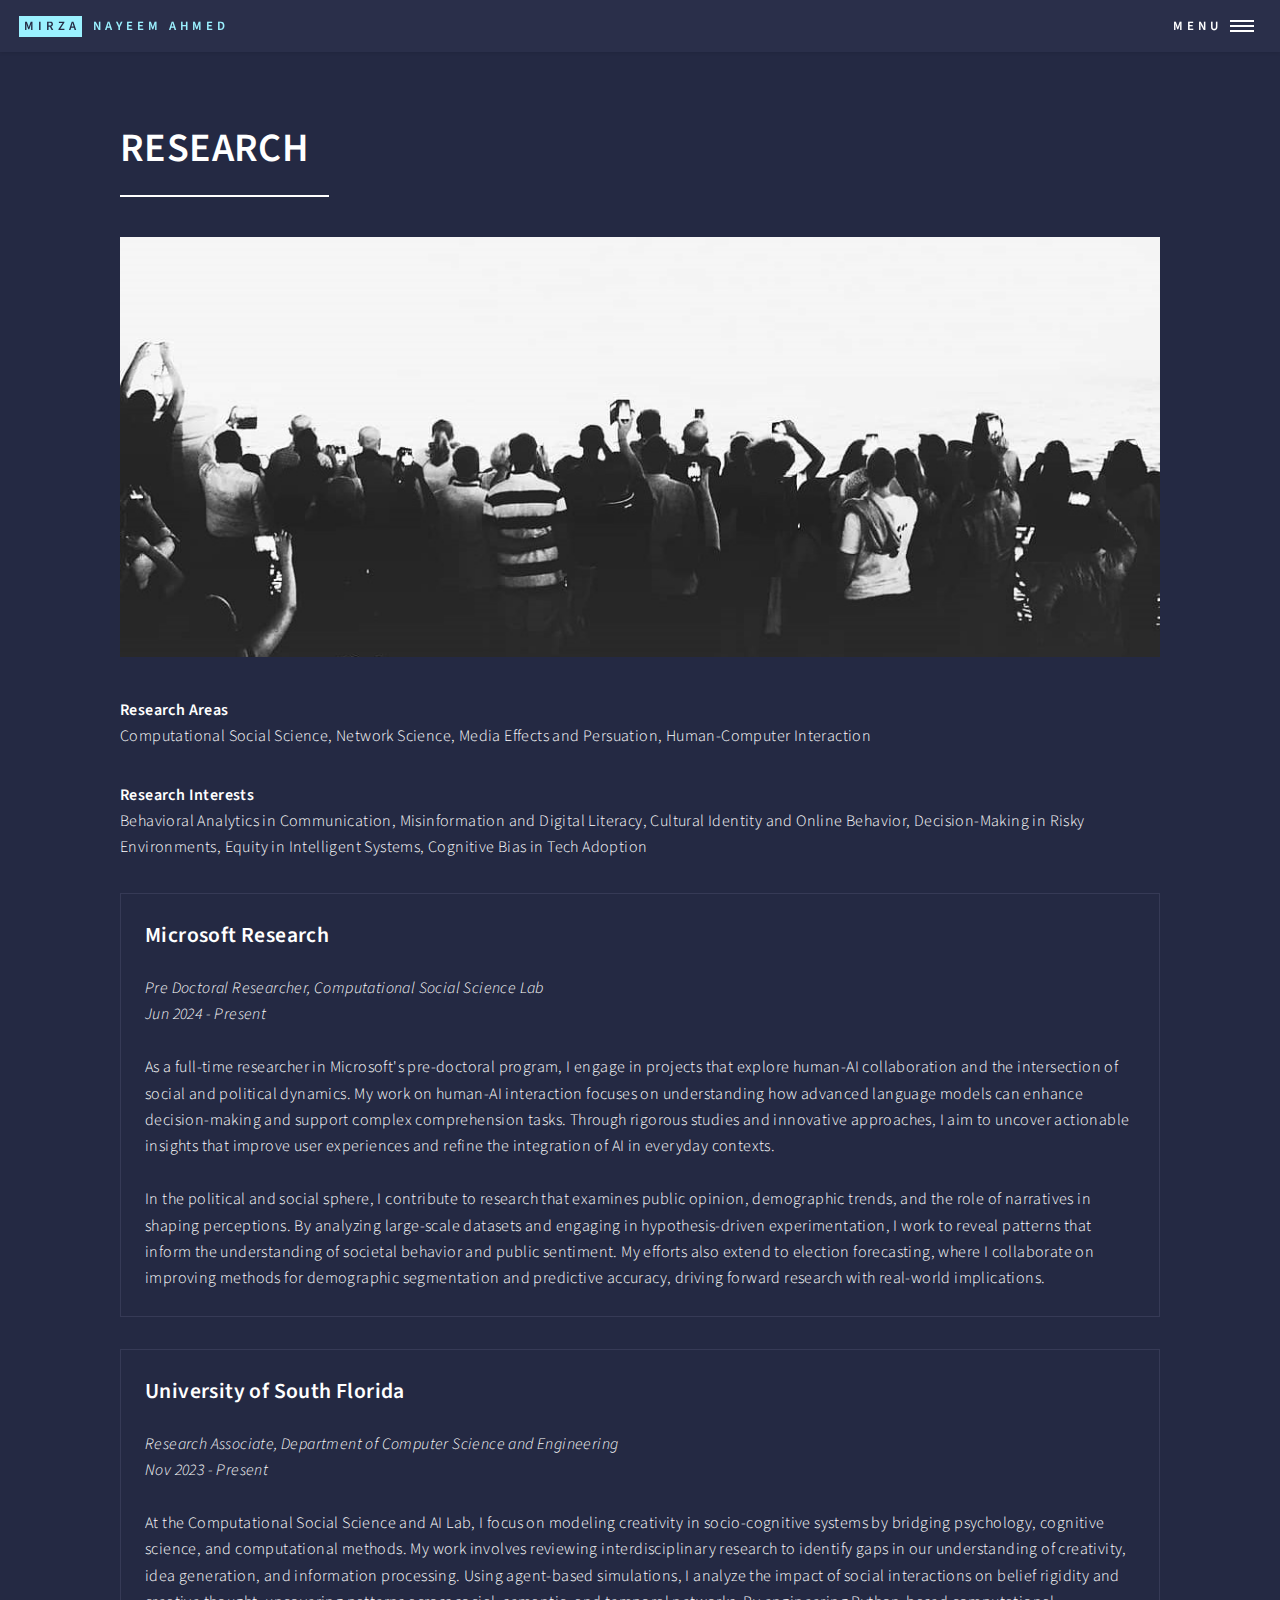
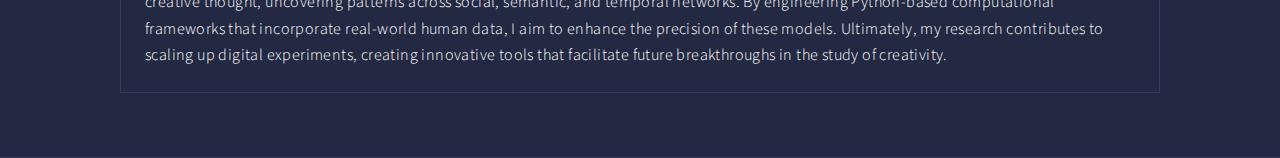
<file: pro_research.html>
<!DOCTYPE HTML>



<html>
	<head>
		<title>MNA Research</title>
		<meta charset="utf-8" />
		<meta name="viewport" content="width=device-width, initial-scale=1, user-scalable=no" />
		<link rel="stylesheet" href="assets/css/main.css" />
		<noscript><link rel="stylesheet" href="assets/css/noscript.css" /></noscript>
	</head>
	<body class="is-preload">

		<!-- Wrapper -->
			<div id="wrapper">

				<!-- Header -->
					<header id="header">
						<a href="index.html" class="logo"><strong>MIRZA</strong> <span>NAYEEM AHMED</span></a>
						<nav>
							<a href="#menu">Menu</a>
						</nav>
					</header>

				<!-- Menu -->
					<nav id="menu">
						<ul class="links">
							<li><a href="index.html">Home</a></li>
							<li><a href="professional.html">Professional Site</a></li>
							<li><a href="personal.html">Personal Site</a></li>
							<!-- <li><a href="elements.html">Elements</a></li> -->
						<!-- </ul>
						<ul class="actions stacked">
							<li><a href="#" class="button primary fit">Get Started</a></li>
							<li><a href="#" class="button fit">Log In</a></li>
						</ul> -->
					</nav>

				<!-- Main -->
					<div id="main" class="alt">

						<!-- One -->
							<section id="one">
								<div class="inner">
									<header class="major">
										<h1>RESEARCH</h1>
									</header>
									<span class="image main"><img src="images/mna_pro_research2.jpg" alt="" /></span>


									<p>
										<strong>Research Areas</strong></br>
										Computational Social Science, Network Science, Media Effects and Persuation, Human-Computer Interaction
									</p>
								
									<p>
										<strong>Research Interests</strong></br>
										Behavioral Analytics in Communication, Misinformation and Digital Literacy, Cultural Identity and Online Behavior,
										Decision-Making in Risky Environments, Equity in Intelligent Systems, Cognitive Bias in Tech Adoption
										
</p>



<div class="box">
	<a href="https://www.microsoft.com/en-us/research/theme/computational-social-science/"><h3>Microsoft Research</h3></a>
	<p>
		<em>Pre Doctoral Researcher, Computational Social Science Lab</em>
	</br>
	 <em>Jun 2024 - Present</em>
</br>
</br>
As a full-time researcher in Microsoft's pre-doctoral program, I engage in projects that explore human-AI collaboration and the intersection of social and political dynamics. My work on human-AI interaction focuses on understanding how advanced language models can enhance decision-making and support complex comprehension tasks. Through rigorous studies and innovative approaches, I aim to uncover actionable insights that improve user experiences and refine the integration of AI in everyday contexts.
</br>
</br>
In the political and social sphere, I contribute to research that examines public opinion, demographic trends, and the role of narratives in shaping perceptions. By analyzing large-scale datasets and engaging in hypothesis-driven experimentation, I work to reveal patterns that inform the understanding of societal behavior and public sentiment. My efforts also extend to election forecasting, where I collaborate on improving methods for demographic segmentation and predictive accuracy, driving forward research with real-world implications.
	</p>
</div>



<div class="box">
	<a href="https://cssai.org/"><h3>University of South Florida</h3></a>
	<p>
		<em>Research Associate, Department of Computer Science and Engineering</em>
	</br>
	 <em>Nov 2023 - Present</em>
</br>
</br>
At the Computational Social Science and AI Lab, I focus on modeling creativity in socio-cognitive systems by bridging psychology, cognitive science, and computational methods. My work involves reviewing interdisciplinary research to identify gaps in our understanding of creativity, idea generation, and information processing. Using agent-based simulations, I analyze the impact of social interactions on belief rigidity and creative thought, uncovering patterns across social, semantic, and temporal networks. By engineering Python-based computational frameworks that incorporate real-world human data, I aim to enhance the precision of these models. Ultimately, my research contributes to scaling up digital experiments, creating innovative tools that facilitate future breakthroughs in the study of creativity.
	</p>
</div>


									




								</div>
							</section>

					</div>

				<!-- Contact -->
					<!-- <section id="contact">
						<div class="inner">
							<section>
								<form method="post" action="#">
									<div class="fields">
										<div class="field half">
											<label for="name">Name</label>
											<input type="text" name="name" id="name" />
										</div>
										<div class="field half">
											<label for="email">Email</label>
											<input type="text" name="email" id="email" />
										</div>
										<div class="field">
											<label for="message">Message</label>
											<textarea name="message" id="message" rows="6"></textarea>
										</div>
									</div>
									<ul class="actions">
										<li><input type="submit" value="Send Message" class="primary" /></li>
										<li><input type="reset" value="Clear" /></li>
									</ul>
								</form>
							</section>
							<section class="split">
								<section>
									<div class="contact-method">
										<span class="icon solid alt fa-envelope"></span>
										<h3>Email</h3>
										<a href="#">information@untitled.tld</a>
									</div>
								</section>
								<section>
									<div class="contact-method">
										<span class="icon solid alt fa-phone"></span>
										<h3>Phone</h3>
										<span>(000) 000-0000 x12387</span>
									</div>
								</section>
								<section>
									<div class="contact-method">
										<span class="icon solid alt fa-home"></span>
										<h3>Address</h3>
										<span>1234 Somewhere Road #5432<br />
										Nashville, TN 00000<br />
										United States of America</span>
									</div>
								</section>
							</section>
						</div>
					</section> -->

				<!-- Footer -->
					<!-- <footer id="footer">
						<div class="inner">
							<ul class="icons">
								<li><a href="#" class="icon brands alt fa-twitter"><span class="label">Twitter</span></a></li>
								<li><a href="#" class="icon brands alt fa-facebook-f"><span class="label">Facebook</span></a></li>
								<li><a href="#" class="icon brands alt fa-instagram"><span class="label">Instagram</span></a></li>
								<li><a href="#" class="icon brands alt fa-github"><span class="label">GitHub</span></a></li>
								<li><a href="#" class="icon brands alt fa-linkedin-in"><span class="label">LinkedIn</span></a></li>
							</ul>
							<ul class="copyright">
								<li>&copy; Untitled</li><li>Design: <a href="https://html5up.net">HTML5 UP</a></li>
							</ul>
						</div>
					</footer> -->

			</div>

		<!-- Scripts -->
			<script src="assets/js/jquery.min.js"></script>
			<script src="assets/js/jquery.scrolly.min.js"></script>
			<script src="assets/js/jquery.scrollex.min.js"></script>
			<script src="assets/js/browser.min.js"></script>
			<script src="assets/js/breakpoints.min.js"></script>
			<script src="assets/js/util.js"></script>
			<script src="assets/js/main.js"></script>

	</body>
</html>
</file>
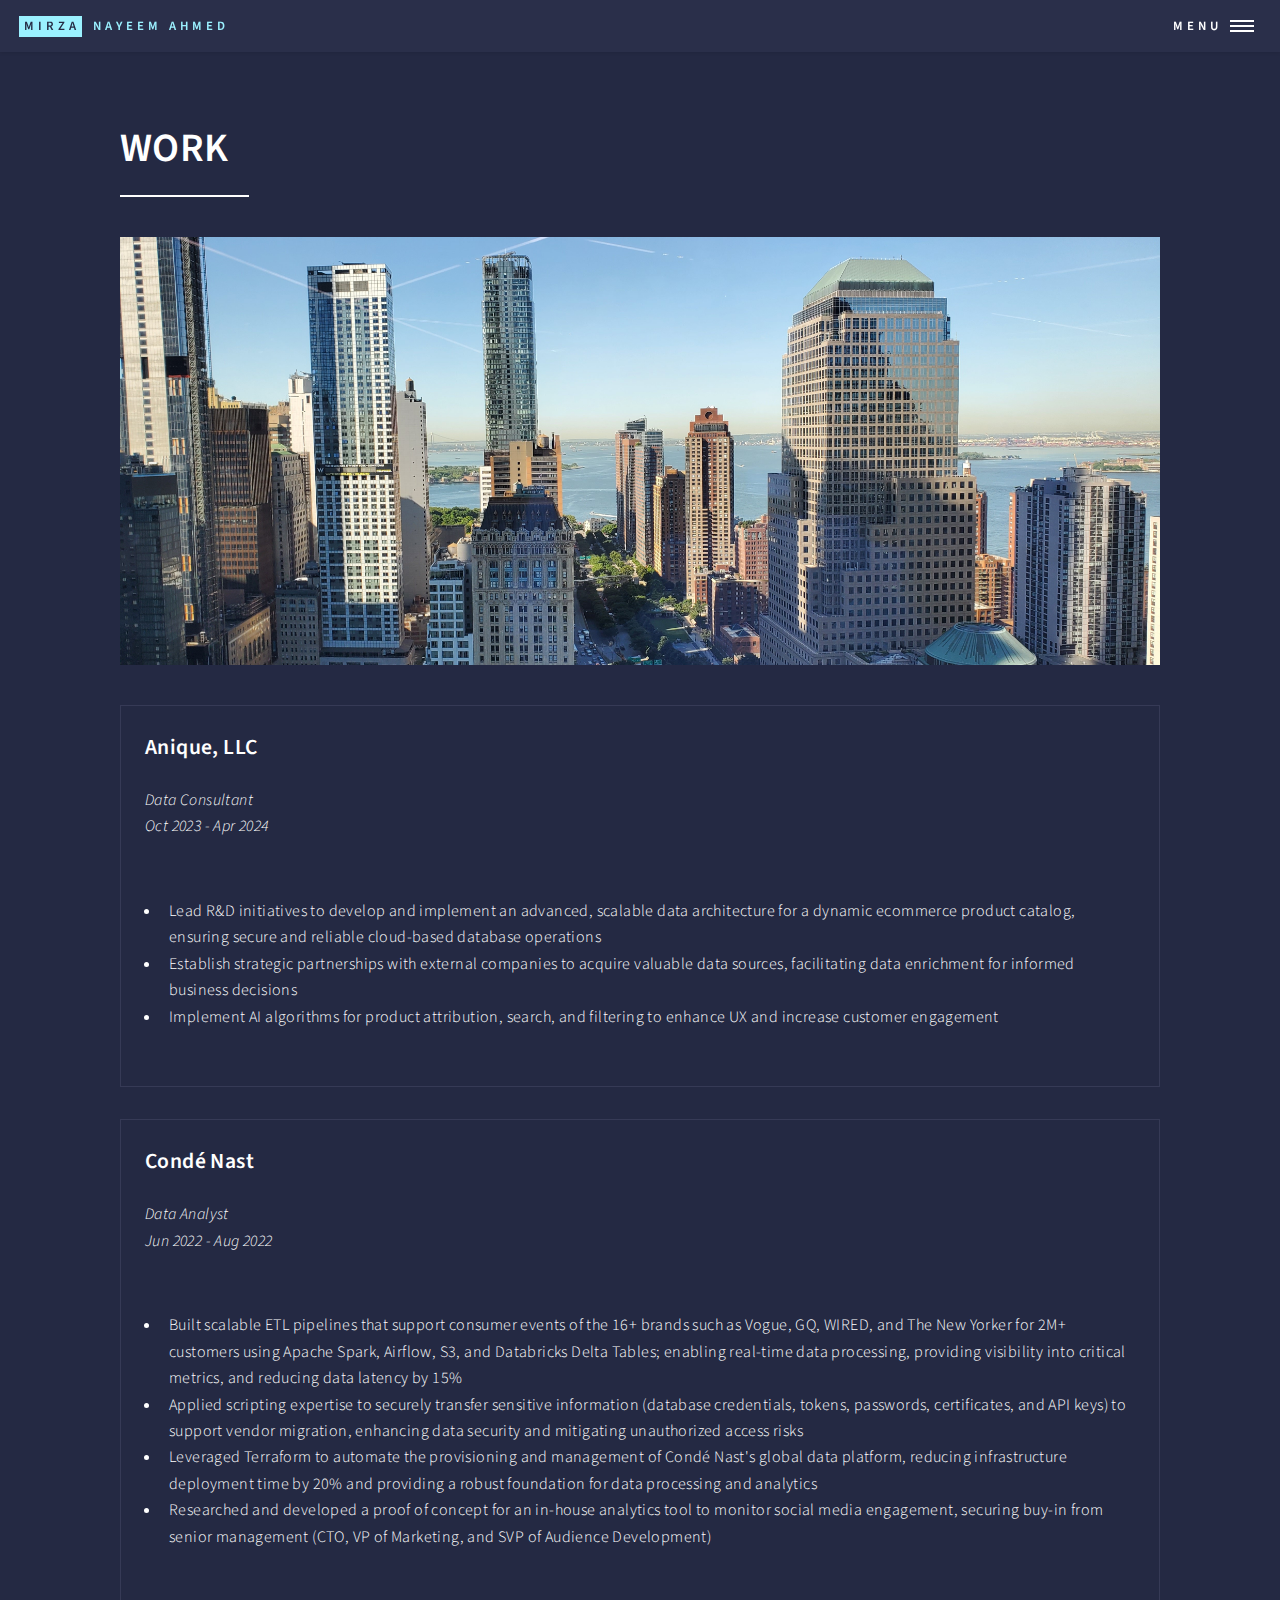
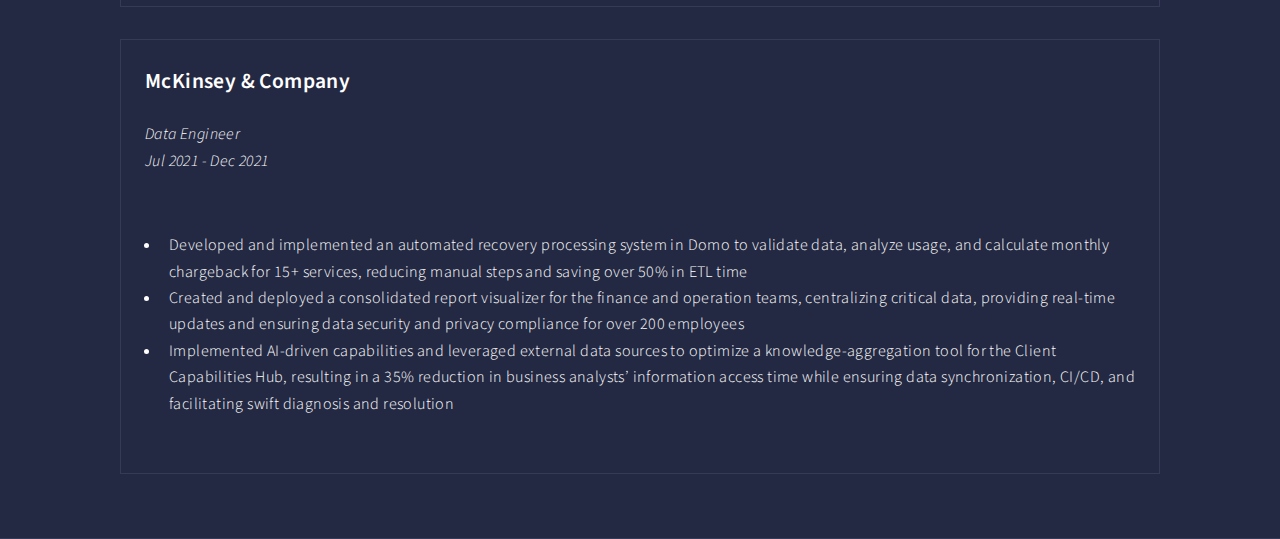
<file: pro_work.html>
<!DOCTYPE HTML>



<html>
	<head>
		<title>MNA Work</title>
		<meta charset="utf-8" />
		<meta name="viewport" content="width=device-width, initial-scale=1, user-scalable=no" />
		<link rel="stylesheet" href="assets/css/main.css" />
		<noscript><link rel="stylesheet" href="assets/css/noscript.css" /></noscript>
	</head>
	<body class="is-preload">

		<!-- Wrapper -->
			<div id="wrapper">

				<!-- Header -->
					<header id="header">
						<a href="index.html" class="logo"><strong>MIRZA</strong> <span>NAYEEM AHMED</span></a>
						<nav>
							<a href="#menu">Menu</a>
						</nav>
					</header>

				<!-- Menu -->
					<nav id="menu">
						<ul class="links">
							<li><a href="index.html">Home</a></li>
							<li><a href="professional.html">Professional Site</a></li>
							<li><a href="personal.html">Personal Site</a></li>
							<!-- <li><a href="elements.html">Elements</a></li> -->
						<!-- </ul>
						<ul class="actions stacked">
							<li><a href="#" class="button primary fit">Get Started</a></li>
							<li><a href="#" class="button fit">Log In</a></li>
						</ul> -->
					</nav>

				<!-- Main -->
					<div id="main" class="alt">

						<!-- One -->
							<section id="one">
								<div class="inner">
									<header class="major">
										<h1>WORK</h1>
									</header>
									<span class="image main"><img src="images/mna_pro_work2.jpg" alt="new york buildings" /></span>


									<!-- <p>
										<strong>Research Areas</strong></br>
										Computational Social Science, Network Science, Data Science, Organizational Behavior, Human Dynamics
									</p>
								
									<p>
										<strong>Research Interests</strong></br>
										Behavioral Analytics, Fraud Detection, Risk Modeling, Machine Learning in Social Predictions, Affective Computing,
										Large-Scale Data Architecture, Digital Sociology, Multilevel Modeling							

									</p> -->



<!-- add more details, photos, stories, not just this -->
<div class="box">
	<h3>Anique, LLC</h3>
	<p>
		<em>Data Consultant</em>
	</br>
	 <em>Oct 2023 - Apr 2024</em>
</br>
</br>
<ul>
	<li>Lead R&D initiatives to develop and implement an advanced, scalable data architecture for a dynamic ecommerce
	product catalog, ensuring secure and reliable cloud-based database operations</li>
	<li>Establish strategic partnerships with external companies to acquire valuable data sources, facilitating data
		enrichment for informed business decisions</li>
	<li>Implement AI algorithms for product attribution, search, and filtering to enhance UX and increase customer
		engagement</li>
</ul>
</p>
</div>



<!-- add more details, photos, stories, not just this -->
<div class="box">
	<a href="https://www.condenast.com/">
		<h3>Cond&#233; Nast</h3>
	</a>
	
	
	<p>
		<em>Data Analyst</em>
	</br>
	 <em>Jun 2022 - Aug 2022</em>
</br>
</br>
<ul>
	<li>Built scalable ETL pipelines that support consumer events of the 16+ brands such as Vogue, GQ, WIRED, and
		The New Yorker for 2M+ customers using Apache Spark, Airflow, S3, and Databricks Delta Tables; enabling
		real-time data processing, providing visibility into critical metrics, and reducing data latency by 15%</li>
	<li>Applied scripting expertise to securely transfer sensitive information (database credentials, tokens, passwords,
		certificates, and API keys) to support vendor migration, enhancing data security and mitigating unauthorized
		access risks</li>
	<li>Leveraged Terraform to automate the provisioning and management of Cond&#233; Nast's global data platform,
		reducing infrastructure deployment time by 20% and providing a robust foundation for data processing and
		analytics</li>
	<li>Researched and developed a proof of concept for an in-house analytics tool to monitor social media engagement,
		securing buy-in from senior management (CTO, VP of Marketing, and SVP of Audience Development)</li>
</ul>
</p>
</div>



<!-- add more details, photos, stories, not just this -->
<div class="box">
	
	<a href="https://www.mckinsey.com/">
		<h3>McKinsey & Company</h3>
	</a>

	<p>
		<em>Data Engineer</em>
	</br>
	 <em>Jul 2021 - Dec 2021</em>
</br>
</br>
<ul>
	<li>Developed and implemented an automated recovery processing system in Domo to validate data, analyze usage,
		and calculate monthly chargeback for 15+ services, reducing manual steps and saving over 50% in ETL time</li>
	<li>Created and deployed a consolidated report visualizer for the finance and operation teams, centralizing critical
		data, providing real-time updates and ensuring data security and privacy compliance for over 200 employees</li>
	<li>Implemented AI-driven capabilities and leveraged external data sources to optimize a knowledge-aggregation
		tool for the Client Capabilities Hub, resulting in a 35% reduction in business analysts’ information access time
		while ensuring data synchronization, CI/CD, and facilitating swift diagnosis and resolution</li>
	
</ul>
</p>
</div>



<!-- add more details, photos, stories, not just this -->
<!-- <div class="box">
	<h3>Cond´e Nast</h3>
	<p>
		<em>Data Analyst</em>
	</br>
	 <em>Jun 2022 - Aug 2022</em>
</br>
</br>
<ul>
	<li></li>
	<li></li>
	<li></li>
	<li></li>
</ul>
</p>
</div> -->
									




								</div>
							</section>

					</div>

				<!-- Contact -->
					<!-- <section id="contact">
						<div class="inner">
							<section>
								<form method="post" action="#">
									<div class="fields">
										<div class="field half">
											<label for="name">Name</label>
											<input type="text" name="name" id="name" />
										</div>
										<div class="field half">
											<label for="email">Email</label>
											<input type="text" name="email" id="email" />
										</div>
										<div class="field">
											<label for="message">Message</label>
											<textarea name="message" id="message" rows="6"></textarea>
										</div>
									</div>
									<ul class="actions">
										<li><input type="submit" value="Send Message" class="primary" /></li>
										<li><input type="reset" value="Clear" /></li>
									</ul>
								</form>
							</section>
							<section class="split">
								<section>
									<div class="contact-method">
										<span class="icon solid alt fa-envelope"></span>
										<h3>Email</h3>
										<a href="#">information@untitled.tld</a>
									</div>
								</section>
								<section>
									<div class="contact-method">
										<span class="icon solid alt fa-phone"></span>
										<h3>Phone</h3>
										<span>(000) 000-0000 x12387</span>
									</div>
								</section>
								<section>
									<div class="contact-method">
										<span class="icon solid alt fa-home"></span>
										<h3>Address</h3>
										<span>1234 Somewhere Road #5432<br />
										Nashville, TN 00000<br />
										United States of America</span>
									</div>
								</section>
							</section>
						</div>
					</section> -->

				<!-- Footer -->
					<!-- <footer id="footer">
						<div class="inner">
							<ul class="icons">
								<li><a href="#" class="icon brands alt fa-twitter"><span class="label">Twitter</span></a></li>
								<li><a href="#" class="icon brands alt fa-facebook-f"><span class="label">Facebook</span></a></li>
								<li><a href="#" class="icon brands alt fa-instagram"><span class="label">Instagram</span></a></li>
								<li><a href="#" class="icon brands alt fa-github"><span class="label">GitHub</span></a></li>
								<li><a href="#" class="icon brands alt fa-linkedin-in"><span class="label">LinkedIn</span></a></li>
							</ul>
							<ul class="copyright">
								<li>&copy; Untitled</li><li>Design: <a href="https://html5up.net">HTML5 UP</a></li>
							</ul>
						</div>
					</footer> -->

			</div>

		<!-- Scripts -->
			<script src="assets/js/jquery.min.js"></script>
			<script src="assets/js/jquery.scrolly.min.js"></script>
			<script src="assets/js/jquery.scrollex.min.js"></script>
			<script src="assets/js/browser.min.js"></script>
			<script src="assets/js/breakpoints.min.js"></script>
			<script src="assets/js/util.js"></script>
			<script src="assets/js/main.js"></script>

	</body>
</html>
</file>
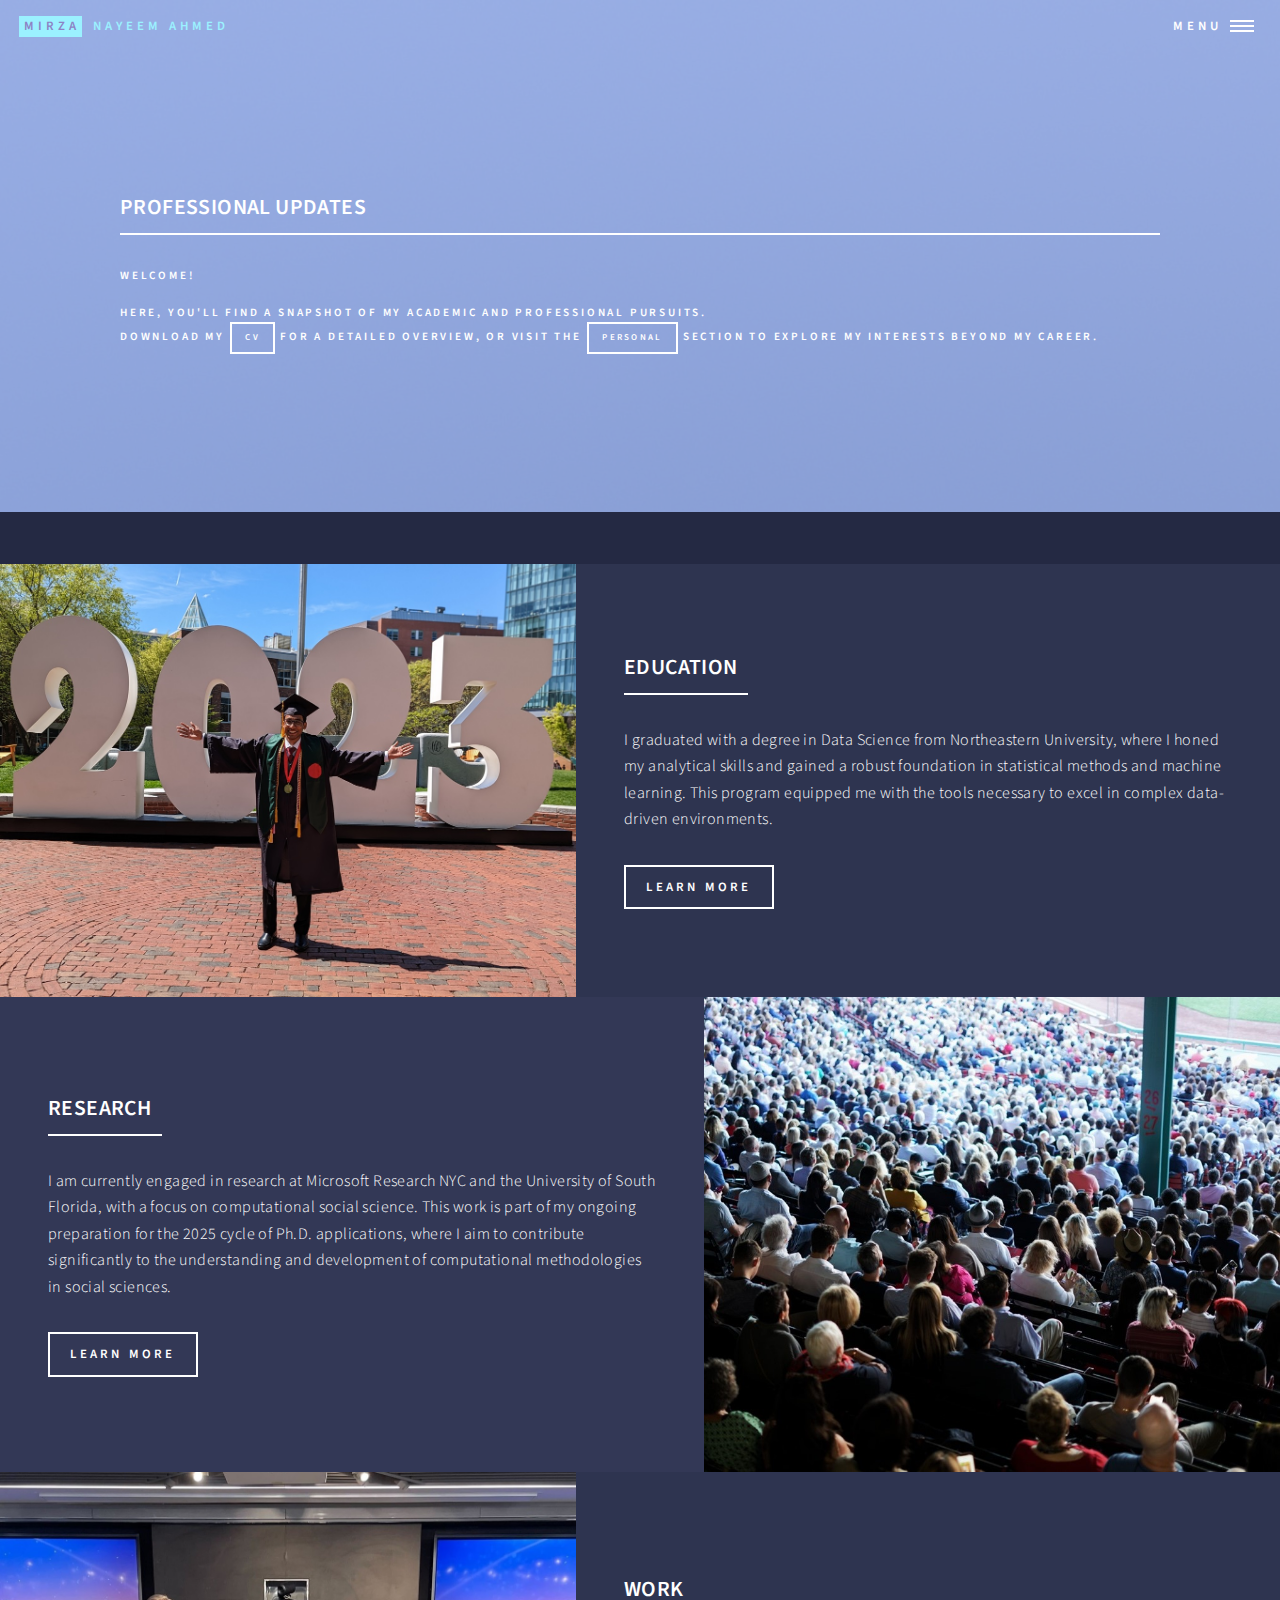
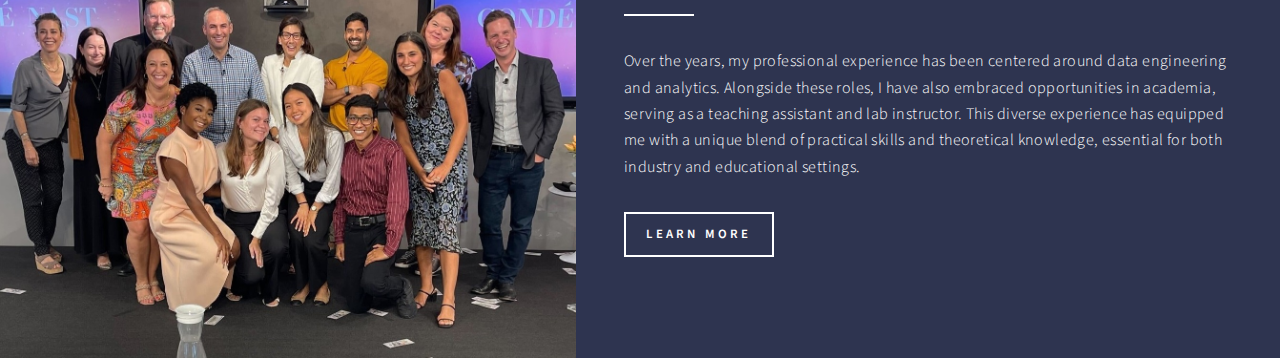
<file: professional.html>
<!DOCTYPE HTML>
<!--
	Forty by HTML5 UP
	html5up.net | @ajlkn
	Free for personal and commercial use under the CCA 3.0 license (html5up.net/license)
-->
<html>
	<head>
		<title>MNA 9-5</title>
		<meta charset="utf-8" />
		<meta name="viewport" content="width=device-width, initial-scale=1, user-scalable=no" />
		<link rel="stylesheet" href="assets/css/main.css" />
		<noscript><link rel="stylesheet" href="assets/css/noscript.css" /></noscript>
	</head>
	<body class="is-preload">

		<!-- Wrapper -->
			<div id="wrapper">

				<!-- Header -->
				<!-- Note: The "styleN" class below should match that of the banner element. -->
					<header id="header" class="alt style2">
						<a href="index.html" class="logo"><strong>MIRZA</strong> <span>NAYEEM AHMED</span></a>
						<nav>
							<a href="#menu">Menu</a>
						</nav>
					</header>

				<!-- Menu -->
					<nav id="menu">
						<ul class="links">
							<li><a href="index.html">Home</a></li>
							<li><a href="personal.html">Personal Section</a></li>
							<!-- <li><a href="landing.html">Landing</a></li> -->
							<!-- <li><a href="generic.html">Generic</a></li> -->
							<!-- <li><a href="elements.html">Elements</a></li> -->
						</ul>
						<!-- <ul class="actions stacked">
							<li><a href="#" class="button primary fit">Get Started</a></li>
							<li><a href="#" class="button fit">Log In</a></li>
						</ul> -->
					</nav>

				<!-- Banner -->
				<!-- Note: The "styleN" class below should match that of the header element. -->
					<section id="banner" class="style5" style="margin: 0%;">
						<div class="inner">
							<span class="image">
								<img src="images/pic03.jpg" alt="" />
							</span>
							<header class="major">
								<h3>PROFESSIONAL UPDATES</h3>
							</header>
							<div class="content">
								<p>
									<strong>Welcome!</strong>
									<br/>
									</br>

									Here, you'll find a snapshot of my academic and professional pursuits. <br/>
									Download my <a href="files/Mirza_CV_FourPage.pdf" class="button">CV</a> for a detailed overview, 
									or visit the <a href="personal.html" class="button">PERSONAL</a> section to explore my interests beyond my career.

								</p>




							</div>
						</div>
					</section>

				<!-- Main -->
					<div id="main">

						<!-- One -->
							<!-- <section id="one">
								<div class="inner">
									<header class="major">
										<h2>Sed amet aliquam</h2>
									</header>
									<p>Nullam et orci eu lorem consequat tincidunt vivamus et sagittis magna sed nunc rhoncus condimentum sem. In efficitur ligula tate urna. Maecenas massa vel lacinia pellentesque lorem ipsum dolor. Nullam et orci eu lorem consequat tincidunt. Vivamus et sagittis libero. Nullam et orci eu lorem consequat tincidunt vivamus et sagittis magna sed nunc rhoncus condimentum sem. In efficitur ligula tate urna.</p>
								</div>
							</section> -->

						<!-- Two -->
							<section id="two" class="spotlights">


								<section>
									<a href="loading.html" class="image">
										<img src="images/mna_pro_education1.jpg" alt="" data-position="center center" />
									</a>
									<div class="content">
										<div class="inner">
											<header class="major">
												<h3>EDUCATION</h3>
											</header>

											<p>I graduated with a degree in Data Science from Northeastern University, 
												where I honed my analytical skills and gained a robust foundation in 
												statistical methods and machine learning. This program equipped me with
												 the tools necessary to excel in complex data-driven environments.</p>
											<ul class="actions">
												<li><a href="loading.html" class="button">Learn more</a></li>
											</ul>
										</div>
									</div>
								</section>

								<!-- <section>
									<a href="generic.html" class="image">
										<img src="images/pic08.jpg" alt="" data-position="center center" />
									</a>
									<div class="content">
										<div class="inner">
											<header class="major">
												<h3>Orci maecenas</h3>
											</header>
											<p>Nullam et orci eu lorem consequat tincidunt vivamus et sagittis magna sed nunc rhoncus condimentum sem. In efficitur ligula tate urna. Maecenas massa sed magna lacinia magna pellentesque lorem ipsum dolor. Nullam et orci eu lorem consequat tincidunt. Vivamus et sagittis tempus.</p>
											<ul class="actions">
												<li><a href="generic.html" class="button">Learn more</a></li>
											</ul>
										</div>
									</div>
								</section> -->


								<section>
									<a href="pro_research.html" class="image">
										<img src="images/mna_pro_research1.jpeg" alt="" data-position="top center" />
									</a>
									<div class="content">
										<div class="inner">
											<header class="major">
												<h3>RESEARCH</h3>
											</header>

											<p>I am currently engaged in research at Microsoft Research NYC and the University of South Florida, 
												with a focus on computational social science. This work is part of my 
												ongoing preparation for the 2025 cycle of Ph.D. applications, where I 
												aim to contribute significantly to the understanding and development of 
												computational methodologies in social sciences.</p>
											<ul class="actions">
												<li><a href="pro_research.html" class="button">Learn more</a></li>
											</ul>
										</div>
									</div>
								</section>



								<section>
									<a href="pro_work.html" class="image">
										<img src="images/mna_pro_work1.jpg" alt="" data-position="25% 25%" />
									</a>

									<div class="content">
										<div class="inner">
											<header class="major">
												<h3>WORK</h3>
											</header>

											<p>
												Over the years, my professional experience has been centered 
												around data engineering and analytics. Alongside these roles, 
												I have also embraced opportunities in academia, serving as a 
												teaching assistant and lab instructor. This diverse experience 
												has equipped me with a unique blend of practical skills and 
												theoretical knowledge, essential for both industry and 
												educational settings.
											</p>

											<ul class="actions">
												<li><a href="pro_work.html" class="button">Learn more</a></li>
											</ul>
										</div>
									</div>

								</section>



<!-- Commenting out the Projects Section for now -->
								
								<!-- <section>
									<a href="loading.html" class="image">
										<img src="images/MNA_pro_project1.jpg" alt="" data-position="25% 25%" />
									</a>

									<div class="content">
										<div class="inner">
											<header class="major">
												<h3>PROJECTS</h3>
											</header>

											<p>
												I have a passion for exploring data through various personal 
												and academic projects. This section of my website is dedicated 
												to documenting these projects, which challenges me to stay 
												organized and systematic in my approach. Sharing my work here 
												not only reflects my ongoing commitment to my field but also 
												serves as a platform for collaboration and feedback.
	
											</p>

											<ul class="actions">
												<li><a href="loading.html" class="button">Learn more</a></li>
											</ul>
										</div>
									</div>
								</section> -->








							</section>

						<!-- Three -->
							<!-- <section id="three">
								<div class="inner">
									<header class="major">
										<h2>Massa libero</h2>
									</header>
									<p>Nullam et orci eu lorem consequat tincidunt vivamus et sagittis libero. Mauris aliquet magna magna sed nunc rhoncus pharetra. Pellentesque condimentum sem. In efficitur ligula tate urna. Maecenas laoreet massa vel lacinia pellentesque lorem ipsum dolor. Nullam et orci eu lorem consequat tincidunt. Vivamus et sagittis libero. Mauris aliquet magna magna sed nunc rhoncus amet pharetra et feugiat tempus.</p>
									<ul class="actions">
										<li><a href="loading.html" class="button next">Get Started</a></li>
									</ul>
								</div>
							</section> -->

					</div>

				<!-- Contact -->
					<!-- <section id="contact">
						<div class="inner">
							<section>
								<form method="post" action="#">
									<div class="fields">
										<div class="field half">
											<label for="name">Name</label>
											<input type="text" name="name" id="name" />
										</div>
										<div class="field half">
											<label for="email">Email</label>
											<input type="text" name="email" id="email" />
										</div>
										<div class="field">
											<label for="message">Message</label>
											<textarea name="message" id="message" rows="6"></textarea>
										</div>
									</div>
									<ul class="actions">
										<li><input type="submit" value="Send Message" class="primary" /></li>
										<li><input type="reset" value="Clear" /></li>
									</ul>
								</form>
							</section>
							<section class="split">
								<section>
									<div class="contact-method">
										<span class="icon solid alt fa-envelope"></span>
										<h3>Email</h3>
										<a href="#">information@untitled.tld</a>
									</div>
								</section>
								<section>
									<div class="contact-method">
										<span class="icon solid alt fa-phone"></span>
										<h3>Phone</h3>
										<span>(000) 000-0000 x12387</span>
									</div>
								</section>
								<section>
									<div class="contact-method">
										<span class="icon solid alt fa-home"></span>
										<h3>Address</h3>
										<span>1234 Somewhere Road #5432<br />
										Nashville, TN 00000<br />
										United States of America</span>
									</div>
								</section>
							</section>
						</div>
					</section> -->

				<!-- Footer -->
					<!-- <footer id="footer">
						<div class="inner">
							<ul class="icons">
								<li><a href="#" class="icon brands alt fa-twitter"><span class="label">Twitter</span></a></li>
								<li><a href="#" class="icon brands alt fa-facebook-f"><span class="label">Facebook</span></a></li>
								<li><a href="#" class="icon brands alt fa-instagram"><span class="label">Instagram</span></a></li>
								<li><a href="#" class="icon brands alt fa-github"><span class="label">GitHub</span></a></li>
								<li><a href="#" class="icon brands alt fa-linkedin-in"><span class="label">LinkedIn</span></a></li>
							</ul>
							<ul class="copyright">
								<li>&copy; Untitled</li><li>Design: <a href="https://html5up.net">HTML5 UP</a></li>
							</ul>
						</div>
					</footer> -->

			</div>

		<!-- Scripts -->
			<script src="assets/js/jquery.min.js"></script>
			<script src="assets/js/jquery.scrolly.min.js"></script>
			<script src="assets/js/jquery.scrollex.min.js"></script>
			<script src="assets/js/browser.min.js"></script>
			<script src="assets/js/breakpoints.min.js"></script>
			<script src="assets/js/util.js"></script>
			<script src="assets/js/main.js"></script>

	</body>
</html>
</file>
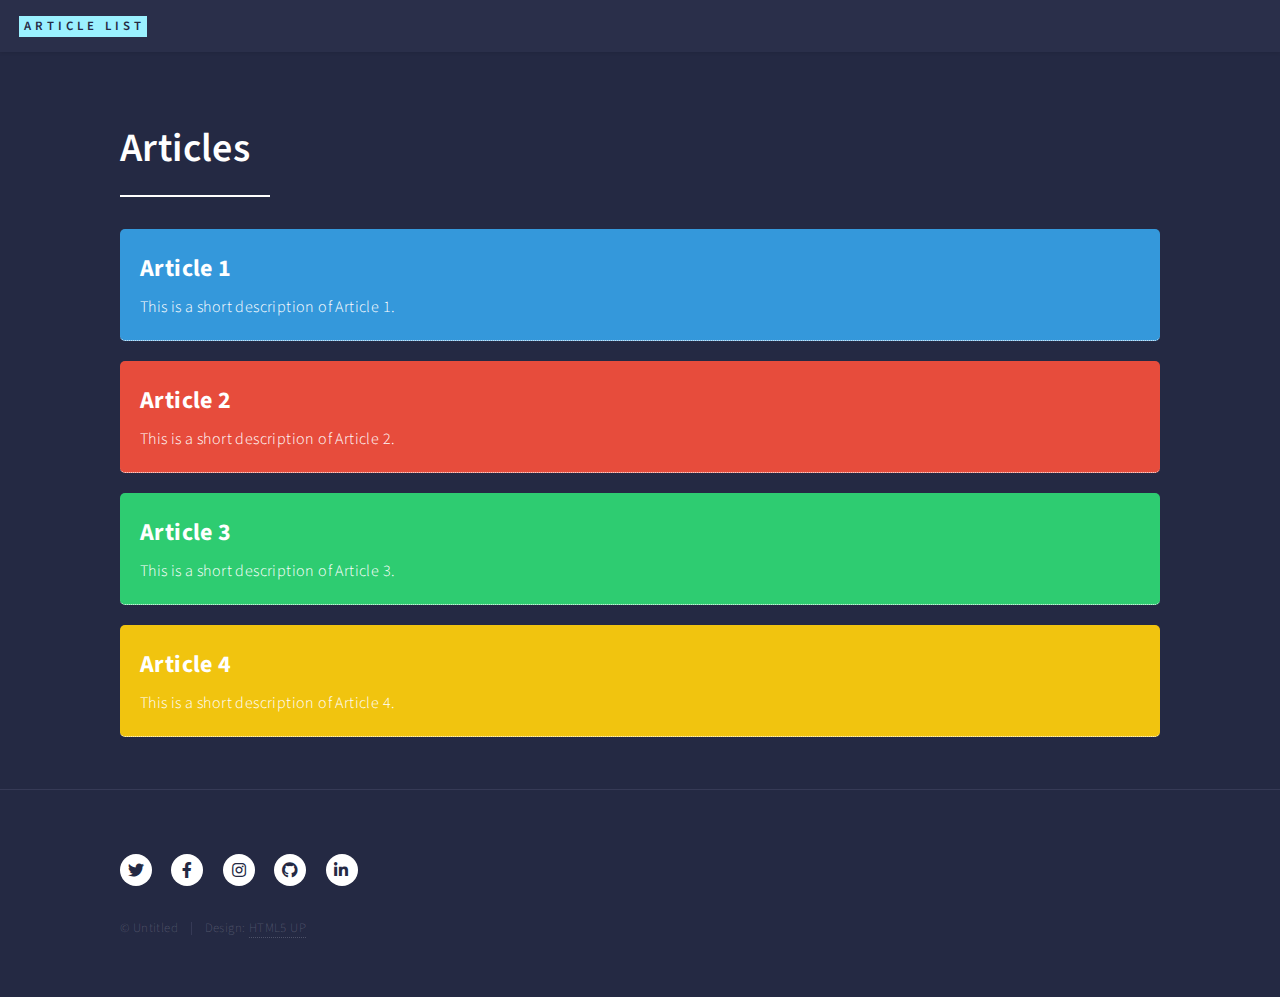
<file: test_button.html>
<!DOCTYPE HTML>
<html>
	<head>
		<title>Article Buttons</title>
		<meta charset="utf-8" />
		<meta name="viewport" content="width=device-width, initial-scale=1, user-scalable=no" />
		<link rel="stylesheet" href="assets/css/main.css" />
		<style>
			.button-article {
				display: block;
				width: 100%;
				padding: 20px;
				margin-bottom: 20px;
				color: #fff;
				text-align: left;
				text-decoration: none;
				border-radius: 5px;
				transition: background-color 0.3s ease;
			}
			.button-article:hover {
				opacity: 0.9;
			}
			.button-article .title {
				font-size: 1.5em;
				font-weight: bold;
			}
			.button-article .description {
				font-size: 1em;
				margin-top: 5px;
			}
		</style>
	</head>
	<body class="is-preload">
		<div id="wrapper">
			<header id="header">
				<a href="index.html" class="logo"><strong>Article List</strong></a>
			</header>

			<div id="main" class="alt">
				<section id="one">
					<div class="inner">
						<header class="major">
							<h1>Articles</h1>
						</header>

						<!-- Buttons -->
						<a href="article1.html" class="button-article" style="background-color: #3498db;">
							<div class="title">Article 1</div>
							<div class="description">This is a short description of Article 1.</div>
						</a>
						<a href="article2.html" class="button-article" style="background-color: #e74c3c;">
							<div class="title">Article 2</div>
							<div class="description">This is a short description of Article 2.</div>
						</a>
						<a href="article3.html" class="button-article" style="background-color: #2ecc71;">
							<div class="title">Article 3</div>
							<div class="description">This is a short description of Article 3.</div>
						</a>
						<a href="article4.html" class="button-article" style="background-color: #f1c40f;">
							<div class="title">Article 4</div>
							<div class="description">This is a short description of Article 4.</div>
						</a>
						<!-- Add more buttons as needed -->
					</div>
				</section>
			</div>

			<footer id="footer">
				<div class="inner">
					<ul class="icons">
						<li><a href="#" class="icon brands alt fa-twitter"><span class="label">Twitter</span></a></li>
						<li><a href="#" class="icon brands alt fa-facebook-f"><span class="label">Facebook</span></a></li>
						<li><a href="#" class="icon brands alt fa-instagram"><span class="label">Instagram</span></a></li>
						<li><a href="#" class="icon brands alt fa-github"><span class="label">GitHub</span></a></li>
						<li><a href="#" class="icon brands alt fa-linkedin-in"><span class="label">LinkedIn</span></a></li>
					</ul>
					<ul class="copyright">
						<li>&copy; Untitled</li><li>Design: <a href="https://html5up.net">HTML5 UP</a></li>
					</ul>
				</div>
			</footer>
		</div>

		<script src="assets/js/jquery.min.js"></script>
		<script src="assets/js/jquery.scrolly.min.js"></script>
		<script src="assets/js/jquery.scrollex.min.js"></script>
		<script src="assets/js/browser.min.js"></script>
		<script src="assets/js/breakpoints.min.js"></script>
		<script src="assets/js/util.js"></script>
		<script src="assets/js/main.js"></script>
	</body>
</html>
</file>
<file: assets/css/noscript.css>
/*
	Forty by HTML5 UP
	html5up.net | @ajlkn
	Free for personal and commercial use under the CCA 3.0 license (html5up.net/license)
*/

/* Banner */

	body.is-preload #banner:after {
		opacity: 0.85;
	}

	body.is-preload #banner > .inner {
		-moz-filter: none;
		-webkit-filter: none;
		-ms-filter: none;
		filter: none;
		-moz-transform: none;
		-webkit-transform: none;
		-ms-transform: none;
		transform: none;
		opacity: 1;
	}
</file>
<file: assets/css/main.css>
@import url(fontawesome-all.min.css);
@import url("https://fonts.googleapis.com/css?family=Source+Sans+Pro:300,300italic,600,600italic");

/*
	Forty by HTML5 UP
	html5up.net | @ajlkn
	Free for personal and commercial use under the CCA 3.0 license (html5up.net/license)
*/

html, body, div, span, applet, object,
iframe, h1, h2, h3, h4, h5, h6, p, blockquote,
pre, a, abbr, acronym, address, big, cite,
code, del, dfn, em, img, ins, kbd, q, s, samp,
small, strike, strong, sub, sup, tt, var, b,
u, i, center, dl, dt, dd, ol, ul, li, fieldset,
form, label, legend, table, caption, tbody,
tfoot, thead, tr, th, td, article, aside,
canvas, details, embed, figure, figcaption,
footer, header, hgroup, menu, nav, output, ruby,
section, summary, time, mark, audio, video {
	margin: 0;
	padding: 0;
	border: 0;
	font-size: 100%;
	font: inherit;
	vertical-align: baseline;}

article, aside, details, figcaption, figure,
footer, header, hgroup, menu, nav, section {
	display: block;}

body {
	line-height: 1;
}

ol, ul {
	list-style: none;
}

blockquote, q {
	quotes: none;
}

	blockquote:before, blockquote:after, q:before, q:after {
		content: '';
		content: none;
	}

table {
	border-collapse: collapse;
	border-spacing: 0;
}

body {
	-webkit-text-size-adjust: none;
}

mark {
	background-color: transparent;
	color: inherit;
}

input::-moz-focus-inner {
	border: 0;
	padding: 0;
}

input, select, textarea {
	-moz-appearance: none;
	-webkit-appearance: none;
	-ms-appearance: none;
	appearance: none;
}

/* Basic */

	@-ms-viewport {
		width: device-width;
	}

	body {
		-ms-overflow-style: scrollbar;
	}

	@media screen and (max-width: 480px) {

		html, body {
			min-width: 320px;
		}

	}

	html {
		box-sizing: border-box;
	}

	*, *:before, *:after {
		box-sizing: inherit;
	}

	body {
		background: #242943;
	}

		body.is-preload *, body.is-preload *:before, body.is-preload *:after {
			-moz-animation: none !important;
			-webkit-animation: none !important;
			-ms-animation: none !important;
			animation: none !important;
			-moz-transition: none !important;
			-webkit-transition: none !important;
			-ms-transition: none !important;
			transition: none !important;
		}

/* Type */

	body, input, select, textarea {
		color: #ffffff;
		font-family: "Source Sans Pro", Helvetica, sans-serif;
		font-size: 17pt;
		font-weight: 300;
		letter-spacing: 0.025em;
		line-height: 1.65;
	}

		@media screen and (max-width: 1680px) {

			body, input, select, textarea {
				font-size: 14pt;
			}

		}

		@media screen and (max-width: 1280px) {

			body, input, select, textarea {
				font-size: 12pt;
			}

		}

		@media screen and (max-width: 360px) {

			body, input, select, textarea {
				font-size: 11pt;
			}

		}

	a {
		-moz-transition: color 0.2s ease-in-out, border-bottom-color 0.2s ease-in-out;
		-webkit-transition: color 0.2s ease-in-out, border-bottom-color 0.2s ease-in-out;
		-ms-transition: color 0.2s ease-in-out, border-bottom-color 0.2s ease-in-out;
		transition: color 0.2s ease-in-out, border-bottom-color 0.2s ease-in-out;
		border-bottom: dotted 1px;
		color: inherit;
		text-decoration: none;
	}

		a:hover {
			border-bottom-color: transparent;
			color: #9bf1ff !important;
		}

		a:active {
			color: #53e3fb !important;
		}

	strong, b {
		color: #ffffff;
		font-weight: 600;
	}

	em, i {
		font-style: italic;
	}

	p {
		margin: 0 0 2em 0;
	}

	h1, h2, h3, h4, h5, h6 {
		color: #ffffff;
		font-weight: 600;
		line-height: 1.65;
		margin: 0 0 1em 0;
	}

		h1 a, h2 a, h3 a, h4 a, h5 a, h6 a {
			color: inherit;
			border-bottom: 0;
		}

	h1 {
		font-size: 2.5em;
	}

	h2 {
		font-size: 1.75em;
	}

	h3 {
		font-size: 1.35em;
	}

	h4 {
		font-size: 1.1em;
	}

	h5 {
		font-size: 0.9em;
	}

	h6 {
		font-size: 0.7em;
	}

	@media screen and (max-width: 736px) {

		h1 {
			font-size: 2em;
		}

		h2 {
			font-size: 1.5em;
		}

		h3 {
			font-size: 1.25em;
		}

	}

	sub {
		font-size: 0.8em;
		position: relative;
		top: 0.5em;
	}

	sup {
		font-size: 0.8em;
		position: relative;
		top: -0.5em;
	}

	blockquote {
		border-left: solid 4px rgba(212, 212, 255, 0.1);
		font-style: italic;
		margin: 0 0 2em 0;
		padding: 0.5em 0 0.5em 2em;
	}

	code {
		background: rgba(212, 212, 255, 0.035);
		font-family: "Courier New", monospace;
		font-size: 0.9em;
		margin: 0 0.25em;
		padding: 0.25em 0.65em;
	}

	pre {
		-webkit-overflow-scrolling: touch;
		font-family: "Courier New", monospace;
		font-size: 0.9em;
		margin: 0 0 2em 0;
	}

		pre code {
			display: block;
			line-height: 1.75;
			padding: 1em 1.5em;
			overflow-x: auto;
		}

	hr {
		border: 0;
		border-bottom: solid 1px rgba(212, 212, 255, 0.1);
		margin: 2em 0;
	}

		hr.major {
			margin: 3em 0;
		}

	.align-left {
		text-align: left;
	}

	.align-center {
		text-align: center;
	}

	.align-right {
		text-align: right;
	}

/* Row */

	.row {
		display: flex;
		flex-wrap: wrap;
		box-sizing: border-box;
		align-items: stretch;
	}

		.row > * {
			box-sizing: border-box;
		}

		.row.gtr-uniform > * > :last-child {
			margin-bottom: 0;
		}

		.row.aln-left {
			justify-content: flex-start;
		}

		.row.aln-center {
			justify-content: center;
		}

		.row.aln-right {
			justify-content: flex-end;
		}

		.row.aln-top {
			align-items: flex-start;
		}

		.row.aln-middle {
			align-items: center;
		}

		.row.aln-bottom {
			align-items: flex-end;
		}

		.row > .imp {
			order: -1;
		}

		.row > .col-1 {
			width: 8.33333%;
		}

		.row > .off-1 {
			margin-left: 8.33333%;
		}

		.row > .col-2 {
			width: 16.66667%;
		}

		.row > .off-2 {
			margin-left: 16.66667%;
		}

		.row > .col-3 {
			width: 25%;
		}

		.row > .off-3 {
			margin-left: 25%;
		}

		.row > .col-4 {
			width: 33.33333%;
		}

		.row > .off-4 {
			margin-left: 33.33333%;
		}

		.row > .col-5 {
			width: 41.66667%;
		}

		.row > .off-5 {
			margin-left: 41.66667%;
		}

		.row > .col-6 {
			width: 50%;
		}

		.row > .off-6 {
			margin-left: 50%;
		}

		.row > .col-7 {
			width: 58.33333%;
		}

		.row > .off-7 {
			margin-left: 58.33333%;
		}

		.row > .col-8 {
			width: 66.66667%;
		}

		.row > .off-8 {
			margin-left: 66.66667%;
		}

		.row > .col-9 {
			width: 75%;
		}

		.row > .off-9 {
			margin-left: 75%;
		}

		.row > .col-10 {
			width: 83.33333%;
		}

		.row > .off-10 {
			margin-left: 83.33333%;
		}

		.row > .col-11 {
			width: 91.66667%;
		}

		.row > .off-11 {
			margin-left: 91.66667%;
		}

		.row > .col-12 {
			width: 100%;
		}

		.row > .off-12 {
			margin-left: 100%;
		}

		.row.gtr-0 {
			margin-top: 0;
			margin-left: 0em;
		}

			.row.gtr-0 > * {
				padding: 0 0 0 0em;
			}

			.row.gtr-0.gtr-uniform {
				margin-top: 0em;
			}

				.row.gtr-0.gtr-uniform > * {
					padding-top: 0em;
				}

		.row.gtr-25 {
			margin-top: 0;
			margin-left: -0.5em;
		}

			.row.gtr-25 > * {
				padding: 0 0 0 0.5em;
			}

			.row.gtr-25.gtr-uniform {
				margin-top: -0.5em;
			}

				.row.gtr-25.gtr-uniform > * {
					padding-top: 0.5em;
				}

		.row.gtr-50 {
			margin-top: 0;
			margin-left: -1em;
		}

			.row.gtr-50 > * {
				padding: 0 0 0 1em;
			}

			.row.gtr-50.gtr-uniform {
				margin-top: -1em;
			}

				.row.gtr-50.gtr-uniform > * {
					padding-top: 1em;
				}

		.row {
			margin-top: 0;
			margin-left: -2em;
		}

			.row > * {
				padding: 0 0 0 2em;
			}

			.row.gtr-uniform {
				margin-top: -2em;
			}

				.row.gtr-uniform > * {
					padding-top: 2em;
				}

		.row.gtr-150 {
			margin-top: 0;
			margin-left: -3em;
		}

			.row.gtr-150 > * {
				padding: 0 0 0 3em;
			}

			.row.gtr-150.gtr-uniform {
				margin-top: -3em;
			}

				.row.gtr-150.gtr-uniform > * {
					padding-top: 3em;
				}

		.row.gtr-200 {
			margin-top: 0;
			margin-left: -4em;
		}

			.row.gtr-200 > * {
				padding: 0 0 0 4em;
			}

			.row.gtr-200.gtr-uniform {
				margin-top: -4em;
			}

				.row.gtr-200.gtr-uniform > * {
					padding-top: 4em;
				}

		@media screen and (max-width: 1680px) {

			.row {
				display: flex;
				flex-wrap: wrap;
				box-sizing: border-box;
				align-items: stretch;
			}

				.row > * {
					box-sizing: border-box;
				}

				.row.gtr-uniform > * > :last-child {
					margin-bottom: 0;
				}

				.row.aln-left {
					justify-content: flex-start;
				}

				.row.aln-center {
					justify-content: center;
				}

				.row.aln-right {
					justify-content: flex-end;
				}

				.row.aln-top {
					align-items: flex-start;
				}

				.row.aln-middle {
					align-items: center;
				}

				.row.aln-bottom {
					align-items: flex-end;
				}

				.row > .imp-xlarge {
					order: -1;
				}

				.row > .col-1-xlarge {
					width: 8.33333%;
				}

				.row > .off-1-xlarge {
					margin-left: 8.33333%;
				}

				.row > .col-2-xlarge {
					width: 16.66667%;
				}

				.row > .off-2-xlarge {
					margin-left: 16.66667%;
				}

				.row > .col-3-xlarge {
					width: 25%;
				}

				.row > .off-3-xlarge {
					margin-left: 25%;
				}

				.row > .col-4-xlarge {
					width: 33.33333%;
				}

				.row > .off-4-xlarge {
					margin-left: 33.33333%;
				}

				.row > .col-5-xlarge {
					width: 41.66667%;
				}

				.row > .off-5-xlarge {
					margin-left: 41.66667%;
				}

				.row > .col-6-xlarge {
					width: 50%;
				}

				.row > .off-6-xlarge {
					margin-left: 50%;
				}

				.row > .col-7-xlarge {
					width: 58.33333%;
				}

				.row > .off-7-xlarge {
					margin-left: 58.33333%;
				}

				.row > .col-8-xlarge {
					width: 66.66667%;
				}

				.row > .off-8-xlarge {
					margin-left: 66.66667%;
				}

				.row > .col-9-xlarge {
					width: 75%;
				}

				.row > .off-9-xlarge {
					margin-left: 75%;
				}

				.row > .col-10-xlarge {
					width: 83.33333%;
				}

				.row > .off-10-xlarge {
					margin-left: 83.33333%;
				}

				.row > .col-11-xlarge {
					width: 91.66667%;
				}

				.row > .off-11-xlarge {
					margin-left: 91.66667%;
				}

				.row > .col-12-xlarge {
					width: 100%;
				}

				.row > .off-12-xlarge {
					margin-left: 100%;
				}

				.row.gtr-0 {
					margin-top: 0;
					margin-left: 0em;
				}

					.row.gtr-0 > * {
						padding: 0 0 0 0em;
					}

					.row.gtr-0.gtr-uniform {
						margin-top: 0em;
					}

						.row.gtr-0.gtr-uniform > * {
							padding-top: 0em;
						}

				.row.gtr-25 {
					margin-top: 0;
					margin-left: -0.5em;
				}

					.row.gtr-25 > * {
						padding: 0 0 0 0.5em;
					}

					.row.gtr-25.gtr-uniform {
						margin-top: -0.5em;
					}

						.row.gtr-25.gtr-uniform > * {
							padding-top: 0.5em;
						}

				.row.gtr-50 {
					margin-top: 0;
					margin-left: -1em;
				}

					.row.gtr-50 > * {
						padding: 0 0 0 1em;
					}

					.row.gtr-50.gtr-uniform {
						margin-top: -1em;
					}

						.row.gtr-50.gtr-uniform > * {
							padding-top: 1em;
						}

				.row {
					margin-top: 0;
					margin-left: -2em;
				}

					.row > * {
						padding: 0 0 0 2em;
					}

					.row.gtr-uniform {
						margin-top: -2em;
					}

						.row.gtr-uniform > * {
							padding-top: 2em;
						}

				.row.gtr-150 {
					margin-top: 0;
					margin-left: -3em;
				}

					.row.gtr-150 > * {
						padding: 0 0 0 3em;
					}

					.row.gtr-150.gtr-uniform {
						margin-top: -3em;
					}

						.row.gtr-150.gtr-uniform > * {
							padding-top: 3em;
						}

				.row.gtr-200 {
					margin-top: 0;
					margin-left: -4em;
				}

					.row.gtr-200 > * {
						padding: 0 0 0 4em;
					}

					.row.gtr-200.gtr-uniform {
						margin-top: -4em;
					}

						.row.gtr-200.gtr-uniform > * {
							padding-top: 4em;
						}

		}

		@media screen and (max-width: 1280px) {

			.row {
				display: flex;
				flex-wrap: wrap;
				box-sizing: border-box;
				align-items: stretch;
			}

				.row > * {
					box-sizing: border-box;
				}

				.row.gtr-uniform > * > :last-child {
					margin-bottom: 0;
				}

				.row.aln-left {
					justify-content: flex-start;
				}

				.row.aln-center {
					justify-content: center;
				}

				.row.aln-right {
					justify-content: flex-end;
				}

				.row.aln-top {
					align-items: flex-start;
				}

				.row.aln-middle {
					align-items: center;
				}

				.row.aln-bottom {
					align-items: flex-end;
				}

				.row > .imp-large {
					order: -1;
				}

				.row > .col-1-large {
					width: 8.33333%;
				}

				.row > .off-1-large {
					margin-left: 8.33333%;
				}

				.row > .col-2-large {
					width: 16.66667%;
				}

				.row > .off-2-large {
					margin-left: 16.66667%;
				}

				.row > .col-3-large {
					width: 25%;
				}

				.row > .off-3-large {
					margin-left: 25%;
				}

				.row > .col-4-large {
					width: 33.33333%;
				}

				.row > .off-4-large {
					margin-left: 33.33333%;
				}

				.row > .col-5-large {
					width: 41.66667%;
				}

				.row > .off-5-large {
					margin-left: 41.66667%;
				}

				.row > .col-6-large {
					width: 50%;
				}

				.row > .off-6-large {
					margin-left: 50%;
				}

				.row > .col-7-large {
					width: 58.33333%;
				}

				.row > .off-7-large {
					margin-left: 58.33333%;
				}

				.row > .col-8-large {
					width: 66.66667%;
				}

				.row > .off-8-large {
					margin-left: 66.66667%;
				}

				.row > .col-9-large {
					width: 75%;
				}

				.row > .off-9-large {
					margin-left: 75%;
				}

				.row > .col-10-large {
					width: 83.33333%;
				}

				.row > .off-10-large {
					margin-left: 83.33333%;
				}

				.row > .col-11-large {
					width: 91.66667%;
				}

				.row > .off-11-large {
					margin-left: 91.66667%;
				}

				.row > .col-12-large {
					width: 100%;
				}

				.row > .off-12-large {
					margin-left: 100%;
				}

				.row.gtr-0 {
					margin-top: 0;
					margin-left: 0em;
				}

					.row.gtr-0 > * {
						padding: 0 0 0 0em;
					}

					.row.gtr-0.gtr-uniform {
						margin-top: 0em;
					}

						.row.gtr-0.gtr-uniform > * {
							padding-top: 0em;
						}

				.row.gtr-25 {
					margin-top: 0;
					margin-left: -0.375em;
				}

					.row.gtr-25 > * {
						padding: 0 0 0 0.375em;
					}

					.row.gtr-25.gtr-uniform {
						margin-top: -0.375em;
					}

						.row.gtr-25.gtr-uniform > * {
							padding-top: 0.375em;
						}

				.row.gtr-50 {
					margin-top: 0;
					margin-left: -0.75em;
				}

					.row.gtr-50 > * {
						padding: 0 0 0 0.75em;
					}

					.row.gtr-50.gtr-uniform {
						margin-top: -0.75em;
					}

						.row.gtr-50.gtr-uniform > * {
							padding-top: 0.75em;
						}

				.row {
					margin-top: 0;
					margin-left: -1.5em;
				}

					.row > * {
						padding: 0 0 0 1.5em;
					}

					.row.gtr-uniform {
						margin-top: -1.5em;
					}

						.row.gtr-uniform > * {
							padding-top: 1.5em;
						}

				.row.gtr-150 {
					margin-top: 0;
					margin-left: -2.25em;
				}

					.row.gtr-150 > * {
						padding: 0 0 0 2.25em;
					}

					.row.gtr-150.gtr-uniform {
						margin-top: -2.25em;
					}

						.row.gtr-150.gtr-uniform > * {
							padding-top: 2.25em;
						}

				.row.gtr-200 {
					margin-top: 0;
					margin-left: -3em;
				}

					.row.gtr-200 > * {
						padding: 0 0 0 3em;
					}

					.row.gtr-200.gtr-uniform {
						margin-top: -3em;
					}

						.row.gtr-200.gtr-uniform > * {
							padding-top: 3em;
						}

		}

		@media screen and (max-width: 980px) {

			.row {
				display: flex;
				flex-wrap: wrap;
				box-sizing: border-box;
				align-items: stretch;
			}

				.row > * {
					box-sizing: border-box;
				}

				.row.gtr-uniform > * > :last-child {
					margin-bottom: 0;
				}

				.row.aln-left {
					justify-content: flex-start;
				}

				.row.aln-center {
					justify-content: center;
				}

				.row.aln-right {
					justify-content: flex-end;
				}

				.row.aln-top {
					align-items: flex-start;
				}

				.row.aln-middle {
					align-items: center;
				}

				.row.aln-bottom {
					align-items: flex-end;
				}

				.row > .imp-medium {
					order: -1;
				}

				.row > .col-1-medium {
					width: 8.33333%;
				}

				.row > .off-1-medium {
					margin-left: 8.33333%;
				}

				.row > .col-2-medium {
					width: 16.66667%;
				}

				.row > .off-2-medium {
					margin-left: 16.66667%;
				}

				.row > .col-3-medium {
					width: 25%;
				}

				.row > .off-3-medium {
					margin-left: 25%;
				}

				.row > .col-4-medium {
					width: 33.33333%;
				}

				.row > .off-4-medium {
					margin-left: 33.33333%;
				}

				.row > .col-5-medium {
					width: 41.66667%;
				}

				.row > .off-5-medium {
					margin-left: 41.66667%;
				}

				.row > .col-6-medium {
					width: 50%;
				}

				.row > .off-6-medium {
					margin-left: 50%;
				}

				.row > .col-7-medium {
					width: 58.33333%;
				}

				.row > .off-7-medium {
					margin-left: 58.33333%;
				}

				.row > .col-8-medium {
					width: 66.66667%;
				}

				.row > .off-8-medium {
					margin-left: 66.66667%;
				}

				.row > .col-9-medium {
					width: 75%;
				}

				.row > .off-9-medium {
					margin-left: 75%;
				}

				.row > .col-10-medium {
					width: 83.33333%;
				}

				.row > .off-10-medium {
					margin-left: 83.33333%;
				}

				.row > .col-11-medium {
					width: 91.66667%;
				}

				.row > .off-11-medium {
					margin-left: 91.66667%;
				}

				.row > .col-12-medium {
					width: 100%;
				}

				.row > .off-12-medium {
					margin-left: 100%;
				}

				.row.gtr-0 {
					margin-top: 0;
					margin-left: 0em;
				}

					.row.gtr-0 > * {
						padding: 0 0 0 0em;
					}

					.row.gtr-0.gtr-uniform {
						margin-top: 0em;
					}

						.row.gtr-0.gtr-uniform > * {
							padding-top: 0em;
						}

				.row.gtr-25 {
					margin-top: 0;
					margin-left: -0.375em;
				}

					.row.gtr-25 > * {
						padding: 0 0 0 0.375em;
					}

					.row.gtr-25.gtr-uniform {
						margin-top: -0.375em;
					}

						.row.gtr-25.gtr-uniform > * {
							padding-top: 0.375em;
						}

				.row.gtr-50 {
					margin-top: 0;
					margin-left: -0.75em;
				}

					.row.gtr-50 > * {
						padding: 0 0 0 0.75em;
					}

					.row.gtr-50.gtr-uniform {
						margin-top: -0.75em;
					}

						.row.gtr-50.gtr-uniform > * {
							padding-top: 0.75em;
						}

				.row {
					margin-top: 0;
					margin-left: -1.5em;
				}

					.row > * {
						padding: 0 0 0 1.5em;
					}

					.row.gtr-uniform {
						margin-top: -1.5em;
					}

						.row.gtr-uniform > * {
							padding-top: 1.5em;
						}

				.row.gtr-150 {
					margin-top: 0;
					margin-left: -2.25em;
				}

					.row.gtr-150 > * {
						padding: 0 0 0 2.25em;
					}

					.row.gtr-150.gtr-uniform {
						margin-top: -2.25em;
					}

						.row.gtr-150.gtr-uniform > * {
							padding-top: 2.25em;
						}

				.row.gtr-200 {
					margin-top: 0;
					margin-left: -3em;
				}

					.row.gtr-200 > * {
						padding: 0 0 0 3em;
					}

					.row.gtr-200.gtr-uniform {
						margin-top: -3em;
					}

						.row.gtr-200.gtr-uniform > * {
							padding-top: 3em;
						}

		}

		@media screen and (max-width: 736px) {

			.row {
				display: flex;
				flex-wrap: wrap;
				box-sizing: border-box;
				align-items: stretch;
			}

				.row > * {
					box-sizing: border-box;
				}

				.row.gtr-uniform > * > :last-child {
					margin-bottom: 0;
				}

				.row.aln-left {
					justify-content: flex-start;
				}

				.row.aln-center {
					justify-content: center;
				}

				.row.aln-right {
					justify-content: flex-end;
				}

				.row.aln-top {
					align-items: flex-start;
				}

				.row.aln-middle {
					align-items: center;
				}

				.row.aln-bottom {
					align-items: flex-end;
				}

				.row > .imp-small {
					order: -1;
				}

				.row > .col-1-small {
					width: 8.33333%;
				}

				.row > .off-1-small {
					margin-left: 8.33333%;
				}

				.row > .col-2-small {
					width: 16.66667%;
				}

				.row > .off-2-small {
					margin-left: 16.66667%;
				}

				.row > .col-3-small {
					width: 25%;
				}

				.row > .off-3-small {
					margin-left: 25%;
				}

				.row > .col-4-small {
					width: 33.33333%;
				}

				.row > .off-4-small {
					margin-left: 33.33333%;
				}

				.row > .col-5-small {
					width: 41.66667%;
				}

				.row > .off-5-small {
					margin-left: 41.66667%;
				}

				.row > .col-6-small {
					width: 50%;
				}

				.row > .off-6-small {
					margin-left: 50%;
				}

				.row > .col-7-small {
					width: 58.33333%;
				}

				.row > .off-7-small {
					margin-left: 58.33333%;
				}

				.row > .col-8-small {
					width: 66.66667%;
				}

				.row > .off-8-small {
					margin-left: 66.66667%;
				}

				.row > .col-9-small {
					width: 75%;
				}

				.row > .off-9-small {
					margin-left: 75%;
				}

				.row > .col-10-small {
					width: 83.33333%;
				}

				.row > .off-10-small {
					margin-left: 83.33333%;
				}

				.row > .col-11-small {
					width: 91.66667%;
				}

				.row > .off-11-small {
					margin-left: 91.66667%;
				}

				.row > .col-12-small {
					width: 100%;
				}

				.row > .off-12-small {
					margin-left: 100%;
				}

				.row.gtr-0 {
					margin-top: 0;
					margin-left: 0em;
				}

					.row.gtr-0 > * {
						padding: 0 0 0 0em;
					}

					.row.gtr-0.gtr-uniform {
						margin-top: 0em;
					}

						.row.gtr-0.gtr-uniform > * {
							padding-top: 0em;
						}

				.row.gtr-25 {
					margin-top: 0;
					margin-left: -0.3125em;
				}

					.row.gtr-25 > * {
						padding: 0 0 0 0.3125em;
					}

					.row.gtr-25.gtr-uniform {
						margin-top: -0.3125em;
					}

						.row.gtr-25.gtr-uniform > * {
							padding-top: 0.3125em;
						}

				.row.gtr-50 {
					margin-top: 0;
					margin-left: -0.625em;
				}

					.row.gtr-50 > * {
						padding: 0 0 0 0.625em;
					}

					.row.gtr-50.gtr-uniform {
						margin-top: -0.625em;
					}

						.row.gtr-50.gtr-uniform > * {
							padding-top: 0.625em;
						}

				.row {
					margin-top: 0;
					margin-left: -1.25em;
				}

					.row > * {
						padding: 0 0 0 1.25em;
					}

					.row.gtr-uniform {
						margin-top: -1.25em;
					}

						.row.gtr-uniform > * {
							padding-top: 1.25em;
						}

				.row.gtr-150 {
					margin-top: 0;
					margin-left: -1.875em;
				}

					.row.gtr-150 > * {
						padding: 0 0 0 1.875em;
					}

					.row.gtr-150.gtr-uniform {
						margin-top: -1.875em;
					}

						.row.gtr-150.gtr-uniform > * {
							padding-top: 1.875em;
						}

				.row.gtr-200 {
					margin-top: 0;
					margin-left: -2.5em;
				}

					.row.gtr-200 > * {
						padding: 0 0 0 2.5em;
					}

					.row.gtr-200.gtr-uniform {
						margin-top: -2.5em;
					}

						.row.gtr-200.gtr-uniform > * {
							padding-top: 2.5em;
						}

		}

		@media screen and (max-width: 480px) {

			.row {
				display: flex;
				flex-wrap: wrap;
				box-sizing: border-box;
				align-items: stretch;
			}

				.row > * {
					box-sizing: border-box;
				}

				.row.gtr-uniform > * > :last-child {
					margin-bottom: 0;
				}

				.row.aln-left {
					justify-content: flex-start;
				}

				.row.aln-center {
					justify-content: center;
				}

				.row.aln-right {
					justify-content: flex-end;
				}

				.row.aln-top {
					align-items: flex-start;
				}

				.row.aln-middle {
					align-items: center;
				}

				.row.aln-bottom {
					align-items: flex-end;
				}

				.row > .imp-xsmall {
					order: -1;
				}

				.row > .col-1-xsmall {
					width: 8.33333%;
				}

				.row > .off-1-xsmall {
					margin-left: 8.33333%;
				}

				.row > .col-2-xsmall {
					width: 16.66667%;
				}

				.row > .off-2-xsmall {
					margin-left: 16.66667%;
				}

				.row > .col-3-xsmall {
					width: 25%;
				}

				.row > .off-3-xsmall {
					margin-left: 25%;
				}

				.row > .col-4-xsmall {
					width: 33.33333%;
				}

				.row > .off-4-xsmall {
					margin-left: 33.33333%;
				}

				.row > .col-5-xsmall {
					width: 41.66667%;
				}

				.row > .off-5-xsmall {
					margin-left: 41.66667%;
				}

				.row > .col-6-xsmall {
					width: 50%;
				}

				.row > .off-6-xsmall {
					margin-left: 50%;
				}

				.row > .col-7-xsmall {
					width: 58.33333%;
				}

				.row > .off-7-xsmall {
					margin-left: 58.33333%;
				}

				.row > .col-8-xsmall {
					width: 66.66667%;
				}

				.row > .off-8-xsmall {
					margin-left: 66.66667%;
				}

				.row > .col-9-xsmall {
					width: 75%;
				}

				.row > .off-9-xsmall {
					margin-left: 75%;
				}

				.row > .col-10-xsmall {
					width: 83.33333%;
				}

				.row > .off-10-xsmall {
					margin-left: 83.33333%;
				}

				.row > .col-11-xsmall {
					width: 91.66667%;
				}

				.row > .off-11-xsmall {
					margin-left: 91.66667%;
				}

				.row > .col-12-xsmall {
					width: 100%;
				}

				.row > .off-12-xsmall {
					margin-left: 100%;
				}

				.row.gtr-0 {
					margin-top: 0;
					margin-left: 0em;
				}

					.row.gtr-0 > * {
						padding: 0 0 0 0em;
					}

					.row.gtr-0.gtr-uniform {
						margin-top: 0em;
					}

						.row.gtr-0.gtr-uniform > * {
							padding-top: 0em;
						}

				.row.gtr-25 {
					margin-top: 0;
					margin-left: -0.3125em;
				}

					.row.gtr-25 > * {
						padding: 0 0 0 0.3125em;
					}

					.row.gtr-25.gtr-uniform {
						margin-top: -0.3125em;
					}

						.row.gtr-25.gtr-uniform > * {
							padding-top: 0.3125em;
						}

				.row.gtr-50 {
					margin-top: 0;
					margin-left: -0.625em;
				}

					.row.gtr-50 > * {
						padding: 0 0 0 0.625em;
					}

					.row.gtr-50.gtr-uniform {
						margin-top: -0.625em;
					}

						.row.gtr-50.gtr-uniform > * {
							padding-top: 0.625em;
						}

				.row {
					margin-top: 0;
					margin-left: -1.25em;
				}

					.row > * {
						padding: 0 0 0 1.25em;
					}

					.row.gtr-uniform {
						margin-top: -1.25em;
					}

						.row.gtr-uniform > * {
							padding-top: 1.25em;
						}

				.row.gtr-150 {
					margin-top: 0;
					margin-left: -1.875em;
				}

					.row.gtr-150 > * {
						padding: 0 0 0 1.875em;
					}

					.row.gtr-150.gtr-uniform {
						margin-top: -1.875em;
					}

						.row.gtr-150.gtr-uniform > * {
							padding-top: 1.875em;
						}

				.row.gtr-200 {
					margin-top: 0;
					margin-left: -2.5em;
				}

					.row.gtr-200 > * {
						padding: 0 0 0 2.5em;
					}

					.row.gtr-200.gtr-uniform {
						margin-top: -2.5em;
					}

						.row.gtr-200.gtr-uniform > * {
							padding-top: 2.5em;
						}

		}

/* Section/Article */

	section.special, article.special {
		text-align: center;
	}

	header.major {
		width: -moz-max-content;
		width: -webkit-max-content;
		width: -ms-max-content;
		width: max-content;
		margin-bottom: 2em;
	}

		header.major > :first-child {
			margin-bottom: 0;
			width: calc(100% + 0.5em);
		}

			header.major > :first-child:after {
				content: '';
				background-color: #ffffff;
				display: block;
				height: 2px;
				margin: 0.325em 0 0.5em 0;
				width: 100%;
			}

		header.major > p {
			font-size: 0.7em;
			font-weight: 600;
			letter-spacing: 0.25em;
			margin-bottom: 0;
			text-transform: uppercase;
		}

		body.is-ie header.major > :first-child:after {
			max-width: 9em;
		}

		body.is-ie header.major > h1:after {
			max-width: 100% !important;
		}

	@media screen and (max-width: 736px) {

		header.major > p br {
			display: none;
		}

	}

/* Form */

	form {
		margin: 0 0 2em 0;
	}

		form > :last-child {
			margin-bottom: 0;
		}

		form > .fields {
			display: -moz-flex;
			display: -webkit-flex;
			display: -ms-flex;
			display: flex;
			-moz-flex-wrap: wrap;
			-webkit-flex-wrap: wrap;
			-ms-flex-wrap: wrap;
			flex-wrap: wrap;
			width: calc(100% + 3em);
			margin: -1.5em 0 2em -1.5em;
		}

			form > .fields > .field {
				-moz-flex-grow: 0;
				-webkit-flex-grow: 0;
				-ms-flex-grow: 0;
				flex-grow: 0;
				-moz-flex-shrink: 0;
				-webkit-flex-shrink: 0;
				-ms-flex-shrink: 0;
				flex-shrink: 0;
				padding: 1.5em 0 0 1.5em;
				width: calc(100% - 1.5em);
			}

				form > .fields > .field.half {
					width: calc(50% - 0.75em);
				}

				form > .fields > .field.third {
					width: calc(100%/3 - 0.5em);
				}

				form > .fields > .field.quarter {
					width: calc(25% - 0.375em);
				}

		@media screen and (max-width: 480px) {

			form > .fields {
				width: calc(100% + 3em);
				margin: -1.5em 0 2em -1.5em;
			}

				form > .fields > .field {
					padding: 1.5em 0 0 1.5em;
					width: calc(100% - 1.5em);
				}

					form > .fields > .field.half {
						width: calc(100% - 1.5em);
					}

					form > .fields > .field.third {
						width: calc(100% - 1.5em);
					}

					form > .fields > .field.quarter {
						width: calc(100% - 1.5em);
					}

		}

	label {
		color: #ffffff;
		display: block;
		font-size: 0.8em;
		font-weight: 600;
		letter-spacing: 0.25em;
		margin: 0 0 1em 0;
		text-transform: uppercase;
	}

	input[type="text"],
	input[type="password"],
	input[type="email"],
	input[type="tel"],
	input[type="search"],
	input[type="url"],
	select,
	textarea {
		-moz-appearance: none;
		-webkit-appearance: none;
		-ms-appearance: none;
		appearance: none;
		background: rgba(212, 212, 255, 0.035);
		border: none;
		border-radius: 0;
		color: inherit;
		display: block;
		outline: 0;
		padding: 0 1em;
		text-decoration: none;
		width: 100%;
	}

		input[type="text"]:invalid,
		input[type="password"]:invalid,
		input[type="email"]:invalid,
		input[type="tel"]:invalid,
		input[type="search"]:invalid,
		input[type="url"]:invalid,
		select:invalid,
		textarea:invalid {
			box-shadow: none;
		}

		input[type="text"]:focus,
		input[type="password"]:focus,
		input[type="email"]:focus,
		input[type="tel"]:focus,
		input[type="search"]:focus,
		input[type="url"]:focus,
		select:focus,
		textarea:focus {
			border-color: #9bf1ff;
			box-shadow: 0 0 0 2px #9bf1ff;
		}

	select {
		background-image: url("data:image/svg+xml;charset=utf8,%3Csvg xmlns='http://www.w3.org/2000/svg' width='40' height='40' preserveAspectRatio='none' viewBox='0 0 40 40'%3E%3Cpath d='M9.4,12.3l10.4,10.4l10.4-10.4c0.2-0.2,0.5-0.4,0.9-0.4c0.3,0,0.6,0.1,0.9,0.4l3.3,3.3c0.2,0.2,0.4,0.5,0.4,0.9 c0,0.4-0.1,0.6-0.4,0.9L20.7,31.9c-0.2,0.2-0.5,0.4-0.9,0.4c-0.3,0-0.6-0.1-0.9-0.4L4.3,17.3c-0.2-0.2-0.4-0.5-0.4-0.9 c0-0.4,0.1-0.6,0.4-0.9l3.3-3.3c0.2-0.2,0.5-0.4,0.9-0.4S9.1,12.1,9.4,12.3z' fill='rgba(212, 212, 255, 0.1)' /%3E%3C/svg%3E");
		background-size: 1.25rem;
		background-repeat: no-repeat;
		background-position: calc(100% - 1rem) center;
		height: 2.75em;
		padding-right: 2.75em;
		text-overflow: ellipsis;
	}

		select option {
			color: #ffffff;
			background: #242943;
		}

		select:focus::-ms-value {
			background-color: transparent;
		}

		select::-ms-expand {
			display: none;
		}

	input[type="text"],
	input[type="password"],
	input[type="email"],
	input[type="tel"],
	input[type="search"],
	input[type="url"],
	select {
		height: 2.75em;
	}

	textarea {
		padding: 0.75em 1em;
	}

	input[type="checkbox"],
	input[type="radio"] {
		-moz-appearance: none;
		-webkit-appearance: none;
		-ms-appearance: none;
		appearance: none;
		display: block;
		float: left;
		margin-right: -2em;
		opacity: 0;
		width: 1em;
		z-index: -1;
	}

		input[type="checkbox"] + label,
		input[type="radio"] + label {
			text-decoration: none;
			color: #ffffff;
			cursor: pointer;
			display: inline-block;
			font-weight: 300;
			padding-left: 2.65em;
			padding-right: 0.75em;
			position: relative;
		}

			input[type="checkbox"] + label:before,
			input[type="radio"] + label:before {
				-moz-osx-font-smoothing: grayscale;
				-webkit-font-smoothing: antialiased;
				display: inline-block;
				font-style: normal;
				font-variant: normal;
				text-rendering: auto;
				line-height: 1;
				text-transform: none !important;
				font-family: 'Font Awesome 5 Free';
				font-weight: 900;
			}

			input[type="checkbox"] + label:before,
			input[type="radio"] + label:before {
				background: rgba(212, 212, 255, 0.035);
				content: '';
				display: inline-block;
				font-size: 0.8em;
				height: 2.0625em;
				left: 0;
				letter-spacing: 0;
				line-height: 2.0625em;
				position: absolute;
				text-align: center;
				top: 0;
				width: 2.0625em;
			}

		input[type="checkbox"]:checked + label:before,
		input[type="radio"]:checked + label:before {
			background: #ffffff;
			border-color: #9bf1ff;
			content: '\f00c';
			color: #242943;
		}

		input[type="checkbox"]:focus + label:before,
		input[type="radio"]:focus + label:before {
			box-shadow: 0 0 0 2px #9bf1ff;
		}

	input[type="radio"] + label:before {
		border-radius: 100%;
	}

	::-webkit-input-placeholder {
		color: rgba(244, 244, 255, 0.2) !important;
		opacity: 1.0;
	}

	:-moz-placeholder {
		color: rgba(244, 244, 255, 0.2) !important;
		opacity: 1.0;
	}

	::-moz-placeholder {
		color: rgba(244, 244, 255, 0.2) !important;
		opacity: 1.0;
	}

	:-ms-input-placeholder {
		color: rgba(244, 244, 255, 0.2) !important;
		opacity: 1.0;
	}

/* Box */

	.box {
		border: solid 1px rgba(212, 212, 255, 0.1);
		margin-bottom: 2em;
		padding: 1.5em;
	}

		.box > :last-child,
		.box > :last-child > :last-child,
		.box > :last-child > :last-child > :last-child {
			margin-bottom: 0;
		}

		.box.alt {
			border: 0;
			border-radius: 0;
			padding: 0;
		}

/* Icon */

	.icon {
		text-decoration: none;
		border-bottom: none;
		position: relative;
	}

		.icon:before {
			-moz-osx-font-smoothing: grayscale;
			-webkit-font-smoothing: antialiased;
			display: inline-block;
			font-style: normal;
			font-variant: normal;
			text-rendering: auto;
			line-height: 1;
			text-transform: none !important;
			font-family: 'Font Awesome 5 Free';
			font-weight: 400;
		}

		.icon > .label {
			display: none;
		}

		.icon:before {
			line-height: inherit;
		}

		.icon.solid:before {
			font-weight: 900;
		}

		.icon.brands:before {
			font-family: 'Font Awesome 5 Brands';
		}

		.icon.alt:before {
			background-color: #ffffff;
			border-radius: 100%;
			color: #242943;
			display: inline-block;
			height: 2em;
			line-height: 2em;
			text-align: center;
			width: 2em;
		}

	a.icon.alt:before {
		-moz-transition: background-color 0.2s ease-in-out;
		-webkit-transition: background-color 0.2s ease-in-out;
		-ms-transition: background-color 0.2s ease-in-out;
		transition: background-color 0.2s ease-in-out;
	}

	a.icon.alt:hover:before {
		background-color: #6fc3df;
	}

	a.icon.alt:active:before {
		background-color: #37a6cb;
	}

/* Image */

	.image {
		border: 0;
		display: inline-block;
		position: relative;
	}

		.image img {
			display: block;
		}

		.image.left, .image.right {
			max-width: 30%;
		}

			.image.left img, .image.right img {
				width: 100%;
			}

		.image.left {
			float: left;
			margin: 0 1.5em 1.25em 0;
			top: 0.25em;
		}

		.image.right {
			float: right;
			margin: 0 0 1.25em 1.5em;
			top: 0.25em;
		}

		.image.fit {
			display: block;
			margin: 0 0 2em 0;
			width: 100%;
		}

			.image.fit img {
				width: 100%;
			}

		.image.main {
			display: block;
			margin: 2.5em 0;
			width: 100%;
		}

			.image.main img {
				width: 100%;
			}

			@media screen and (max-width: 736px) {

				.image.main {
					margin: 1.5em 0;
				}

			}

/* List */

	ol {
		list-style: decimal;
		margin: 0 0 2em 0;
		padding-left: 1.25em;
	}

		ol li {
			padding-left: 0.25em;
		}

	ul {
		list-style: disc;
		margin: 0 0 2em 0;
		padding-left: 1em;
	}

		ul li {
			padding-left: 0.5em;
		}

		ul.alt {
			list-style: none;
			padding-left: 0;
		}

			ul.alt li {
				border-top: solid 1px rgba(212, 212, 255, 0.1);
				padding: 0.5em 0;
			}

				ul.alt li:first-child {
					border-top: 0;
					padding-top: 0;
				}

	dl {
		margin: 0 0 2em 0;
	}

		dl dt {
			display: block;
			font-weight: 600;
			margin: 0 0 1em 0;
		}

		dl dd {
			margin-left: 2em;
		}

/* Actions */

	ul.actions {
		display: -moz-flex;
		display: -webkit-flex;
		display: -ms-flex;
		display: flex;
		cursor: default;
		list-style: none;
		margin-left: -1em;
		padding-left: 0;
	}

		ul.actions li {
			padding: 0 0 0 1em;
			vertical-align: middle;
		}

		ul.actions.special {
			-moz-justify-content: center;
			-webkit-justify-content: center;
			-ms-justify-content: center;
			justify-content: center;
			width: 100%;
			margin-left: 0;
		}

			ul.actions.special li:first-child {
				padding-left: 0;
			}

		ul.actions.stacked {
			-moz-flex-direction: column;
			-webkit-flex-direction: column;
			-ms-flex-direction: column;
			flex-direction: column;
			margin-left: 0;
		}

			ul.actions.stacked li {
				padding: 1.3em 0 0 0;
			}

				ul.actions.stacked li:first-child {
					padding-top: 0;
				}

		ul.actions.fit {
			width: calc(100% + 1em);
		}

			ul.actions.fit li {
				-moz-flex-grow: 1;
				-webkit-flex-grow: 1;
				-ms-flex-grow: 1;
				flex-grow: 1;
				-moz-flex-shrink: 1;
				-webkit-flex-shrink: 1;
				-ms-flex-shrink: 1;
				flex-shrink: 1;
				width: 100%;
			}

				ul.actions.fit li > * {
					width: 100%;
				}

			ul.actions.fit.stacked {
				width: 100%;
			}

/* Icons */

	ul.icons {
		cursor: default;
		list-style: none;
		padding-left: 0;
	}

		ul.icons li {
			display: inline-block;
			padding: 0 1em 0 0;
		}

			ul.icons li:last-child {
				padding-right: 0;
			}

		@media screen and (max-width: 736px) {

			ul.icons li {
				padding: 0 0.75em 0 0;
			}

		}

/* Pagination */

	ul.pagination {
		cursor: default;
		list-style: none;
		padding-left: 0;
	}

		ul.pagination li {
			display: inline-block;
			padding-left: 0;
			vertical-align: middle;
		}

			ul.pagination li > .page {
				-moz-transition: background-color 0.2s ease-in-out, color 0.2s ease-in-out;
				-webkit-transition: background-color 0.2s ease-in-out, color 0.2s ease-in-out;
				-ms-transition: background-color 0.2s ease-in-out, color 0.2s ease-in-out;
				transition: background-color 0.2s ease-in-out, color 0.2s ease-in-out;
				border-bottom: 0;
				display: inline-block;
				font-size: 0.8em;
				font-weight: 600;
				height: 1.5em;
				line-height: 1.5em;
				margin: 0 0.125em;
				min-width: 1.5em;
				padding: 0 0.5em;
				text-align: center;
			}

				ul.pagination li > .page.active {
					background-color: #ffffff;
					color: #242943;
				}

					ul.pagination li > .page.active:hover {
						background-color: #9bf1ff;
						color: #242943 !important;
					}

					ul.pagination li > .page.active:active {
						background-color: #53e3fb;
					}

			ul.pagination li:first-child {
				padding-right: 0.75em;
			}

			ul.pagination li:last-child {
				padding-left: 0.75em;
			}

		@media screen and (max-width: 480px) {

			ul.pagination li:nth-child(n+2):nth-last-child(n+2) {
				display: none;
			}

			ul.pagination li:first-child {
				padding-right: 0;
			}

		}

/* Table */

	.table-wrapper {
		-webkit-overflow-scrolling: touch;
		overflow-x: auto;
	}

	table {
		margin: 0 0 2em 0;
		width: 100%;
	}

		table tbody tr {
			border: solid 1px rgba(212, 212, 255, 0.1);
			border-left: 0;
			border-right: 0;
		}

			table tbody tr:nth-child(2n + 1) {
				background-color: rgba(212, 212, 255, 0.035);
			}

		table td {
			padding: 0.75em 0.75em;
		}

		table th {
			color: #ffffff;
			font-size: 0.9em;
			font-weight: 600;
			padding: 0 0.75em 0.75em 0.75em;
			text-align: left;
		}

		table thead {
			border-bottom: solid 2px rgba(212, 212, 255, 0.1);
		}

		table tfoot {
			border-top: solid 2px rgba(212, 212, 255, 0.1);
		}

		table.alt {
			border-collapse: separate;
		}

			table.alt tbody tr td {
				border: solid 1px rgba(212, 212, 255, 0.1);
				border-left-width: 0;
				border-top-width: 0;
			}

				table.alt tbody tr td:first-child {
					border-left-width: 1px;
				}

			table.alt tbody tr:first-child td {
				border-top-width: 1px;
			}

			table.alt thead {
				border-bottom: 0;
			}

			table.alt tfoot {
				border-top: 0;
			}

/* Button */

	input[type="submit"],
	input[type="reset"],
	input[type="button"],
	button,
	.button {
		-moz-appearance: none;
		-webkit-appearance: none;
		-ms-appearance: none;
		appearance: none;
		-moz-transition: background-color 0.2s ease-in-out, box-shadow 0.2s ease-in-out, color 0.2s ease-in-out;
		-webkit-transition: background-color 0.2s ease-in-out, box-shadow 0.2s ease-in-out, color 0.2s ease-in-out;
		-ms-transition: background-color 0.2s ease-in-out, box-shadow 0.2s ease-in-out, color 0.2s ease-in-out;
		transition: background-color 0.2s ease-in-out, box-shadow 0.2s ease-in-out, color 0.2s ease-in-out;
		background-color: transparent;
		border: 0;
		border-radius: 0;
		box-shadow: inset 0 0 0 2px #ffffff;
		color: #ffffff;
		cursor: pointer;
		display: inline-block;
		font-size: 0.8em;
		font-weight: 600;
		height: 3.5em;
		letter-spacing: 0.25em;
		line-height: 3.5em;
		padding: 0 1.75em;
		text-align: center;
		text-decoration: none;
		text-transform: uppercase;
		white-space: nowrap;
	}

		input[type="submit"]:hover, input[type="submit"]:active,
		input[type="reset"]:hover,
		input[type="reset"]:active,
		input[type="button"]:hover,
		input[type="button"]:active,
		button:hover,
		button:active,
		.button:hover,
		.button:active {
			box-shadow: inset 0 0 0 2px #9bf1ff;
			color: #9bf1ff;
		}

		input[type="submit"]:active,
		input[type="reset"]:active,
		input[type="button"]:active,
		button:active,
		.button:active {
			background-color: rgba(155, 241, 255, 0.1);
			box-shadow: inset 0 0 0 2px #53e3fb;
			color: #53e3fb;
		}

		input[type="submit"].icon:before,
		input[type="reset"].icon:before,
		input[type="button"].icon:before,
		button.icon:before,
		.button.icon:before {
			margin-right: 0.5em;
		}

		input[type="submit"].fit,
		input[type="reset"].fit,
		input[type="button"].fit,
		button.fit,
		.button.fit {
			width: 100%;
		}

		input[type="submit"].small,
		input[type="reset"].small,
		input[type="button"].small,
		button.small,
		.button.small {
			font-size: 0.6em;
		}

		input[type="submit"].large,
		input[type="reset"].large,
		input[type="button"].large,
		button.large,
		.button.large {
			font-size: 1.25em;
			height: 3em;
			line-height: 3em;
		}

		input[type="submit"].next,
		input[type="reset"].next,
		input[type="button"].next,
		button.next,
		.button.next {
			padding-right: 4.5em;
			position: relative;
		}

			input[type="submit"].next:before, input[type="submit"].next:after,
			input[type="reset"].next:before,
			input[type="reset"].next:after,
			input[type="button"].next:before,
			input[type="button"].next:after,
			button.next:before,
			button.next:after,
			.button.next:before,
			.button.next:after {
				-moz-transition: opacity 0.2s ease-in-out;
				-webkit-transition: opacity 0.2s ease-in-out;
				-ms-transition: opacity 0.2s ease-in-out;
				transition: opacity 0.2s ease-in-out;
				background-position: center right;
				background-repeat: no-repeat;
				background-size: 36px 24px;
				content: '';
				display: block;
				height: 100%;
				position: absolute;
				right: 1.5em;
				top: 0;
				vertical-align: middle;
				width: 36px;
			}

			input[type="submit"].next:before,
			input[type="reset"].next:before,
			input[type="button"].next:before,
			button.next:before,
			.button.next:before {
				background-image: url("data:image/svg+xml;charset=utf8,%3Csvg xmlns='http://www.w3.org/2000/svg' xmlns:xlink='http://www.w3.org/1999/xlink' width='36px' height='24px' viewBox='0 0 36 24' zoomAndPan='disable'%3E%3Cstyle%3Eline %7B stroke: %23ffffff%3B stroke-width: 2px%3B %7D%3C/style%3E%3Cline x1='0' y1='12' x2='34' y2='12' /%3E%3Cline x1='25' y1='4' x2='34' y2='12.5' /%3E%3Cline x1='25' y1='20' x2='34' y2='11.5' /%3E%3C/svg%3E");
			}

			input[type="submit"].next:after,
			input[type="reset"].next:after,
			input[type="button"].next:after,
			button.next:after,
			.button.next:after {
				background-image: url("data:image/svg+xml;charset=utf8,%3Csvg xmlns='http://www.w3.org/2000/svg' xmlns:xlink='http://www.w3.org/1999/xlink' width='36px' height='24px' viewBox='0 0 36 24' zoomAndPan='disable'%3E%3Cstyle%3Eline %7B stroke: %239bf1ff%3B stroke-width: 2px%3B %7D%3C/style%3E%3Cline x1='0' y1='12' x2='34' y2='12' /%3E%3Cline x1='25' y1='4' x2='34' y2='12.5' /%3E%3Cline x1='25' y1='20' x2='34' y2='11.5' /%3E%3C/svg%3E");
				opacity: 0;
				z-index: 1;
			}

			input[type="submit"].next:hover:after, input[type="submit"].next:active:after,
			input[type="reset"].next:hover:after,
			input[type="reset"].next:active:after,
			input[type="button"].next:hover:after,
			input[type="button"].next:active:after,
			button.next:hover:after,
			button.next:active:after,
			.button.next:hover:after,
			.button.next:active:after {
				opacity: 1;
			}

			@media screen and (max-width: 1280px) {

				input[type="submit"].next,
				input[type="reset"].next,
				input[type="button"].next,
				button.next,
				.button.next {
					padding-right: 5em;
				}

			}

		input[type="submit"].primary,
		input[type="reset"].primary,
		input[type="button"].primary,
		button.primary,
		.button.primary {
			background-color: #ffffff;
			box-shadow: none;
			color: #242943;
		}

			input[type="submit"].primary:hover, input[type="submit"].primary:active,
			input[type="reset"].primary:hover,
			input[type="reset"].primary:active,
			input[type="button"].primary:hover,
			input[type="button"].primary:active,
			button.primary:hover,
			button.primary:active,
			.button.primary:hover,
			.button.primary:active {
				background-color: #9bf1ff;
				color: #242943 !important;
			}

			input[type="submit"].primary:active,
			input[type="reset"].primary:active,
			input[type="button"].primary:active,
			button.primary:active,
			.button.primary:active {
				background-color: #53e3fb;
			}

		input[type="submit"].disabled, input[type="submit"]:disabled,
		input[type="reset"].disabled,
		input[type="reset"]:disabled,
		input[type="button"].disabled,
		input[type="button"]:disabled,
		button.disabled,
		button:disabled,
		.button.disabled,
		.button:disabled {
			pointer-events: none;
			cursor: default;
			opacity: 0.25;
		}

/* Tiles */

	.tiles {
		display: -moz-flex;
		display: -webkit-flex;
		display: -ms-flex;
		display: flex;
		-moz-flex-wrap: wrap;
		-webkit-flex-wrap: wrap;
		-ms-flex-wrap: wrap;
		flex-wrap: wrap;
		border-top: 0 !important;
	}

		.tiles + * {
			border-top: 0 !important;
		}

		.tiles article {
			-moz-align-items: center;
			-webkit-align-items: center;
			-ms-align-items: center;
			align-items: center;
			display: -moz-flex;
			display: -webkit-flex;
			display: -ms-flex;
			display: flex;
			-moz-transition: -moz-transform 0.25s ease, opacity 0.25s ease, -moz-filter 1s ease, -webkit-filter 1s ease;
			-webkit-transition: -webkit-transform 0.25s ease, opacity 0.25s ease, -webkit-filter 1s ease, -webkit-filter 1s ease;
			-ms-transition: -ms-transform 0.25s ease, opacity 0.25s ease, -ms-filter 1s ease, -webkit-filter 1s ease;
			transition: transform 0.25s ease, opacity 0.25s ease, filter 1s ease, -webkit-filter 1s ease;
			padding: 4em 4em 2em 4em ;
			background-position: center;
			background-repeat: no-repeat;
			background-size: cover;
			cursor: default;
			height: 40vh;
			max-height: 40em;
			min-height: 23em;
			overflow: hidden;
			position: relative;
			width: 40%;
		}

			.tiles article .image {
				display: none;
			}

			.tiles article header {
				position: relative;
				z-index: 3;
			}

			.tiles article h3 {
				font-size: 1.75em;
			}

				.tiles article h3 a:hover {
					color: inherit !important;
				}

			.tiles article .link.primary {
				border: 0;
				height: 100%;
				left: 0;
				position: absolute;
				top: 0;
				width: 100%;
				z-index: 4;
			}

			.tiles article:before {
				-moz-transition: opacity 0.5s ease;
				-webkit-transition: opacity 0.5s ease;
				-ms-transition: opacity 0.5s ease;
				transition: opacity 0.5s ease;
				bottom: 0;
				content: '';
				display: block;
				height: 100%;
				left: 0;
				opacity: 0.85;
				position: absolute;
				width: 100%;
				z-index: 2;
			}

			.tiles article:after {
				background-color: rgba(36, 41, 67, 0.25);
				/* background-color: rgba(241, 35, 35, 0.25); */
				content: '';
				display: block;
				height: 100%;
				left: 0;
				position: absolute;
				top: 0;
				width: 100%;
				z-index: 1;
			}

			.tiles article:hover:before {
				opacity: 0;
			}

			.tiles article.is-transitioning {
				-moz-transform: scale(0.95);
				-webkit-transform: scale(0.95);
				-ms-transform: scale(0.95);
				transform: scale(0.95);
				-moz-filter: blur(0.5em);
				-webkit-filter: blur(0.5em);
				-ms-filter: blur(0.5em);
				filter: blur(0.5em);
				opacity: 0;
			}

			.tiles article:nth-child(4n - 1), .tiles article:nth-child(4n - 2) {
				width: 60%;
			}

			/* .tiles article:nth-child(6n - 5):before {
				background-color: #6fc3df;
			} */

			.tiles article:nth-child(6n - 5):before {
				background-color: #000000;
			}

			/* .tiles article:nth-child(6n - 4):before {
				background-color: #8d82c4;
			} */
			
			.tiles article:nth-child(6n - 4):before {
				background-color: #3d0606;
			}

			.tiles article:nth-child(6n - 3):before {
				background-color: #ec8d81;
			}

			.tiles article:nth-child(6n - 2):before {
				background-color: #e7b788;
			}

			.tiles article:nth-child(6n - 1):before {
				background-color: #8ea9e8;
			}

			.tiles article:nth-child(6n):before {
				background-color: #87c5a4;
			}

		@media screen and (max-width: 1280px) {

			.tiles article {
				padding: 4em 3em 2em 3em ;
				height: 30vh;
				max-height: 30em;
				min-height: 20em;
			}

		}

		@media screen and (max-width: 980px) {

			.tiles article {
				width: 50% !important;
			}

		}

		@media screen and (max-width: 736px) {

			.tiles article {
				padding: 3em 1.5em 1em 1.5em ;
				height: 16em;
				max-height: none;
				min-height: 0;
			}

				.tiles article h3 {
					font-size: 1.5em;
				}

		}

		@media screen and (max-width: 480px) {

			.tiles {
				display: block;
			}

				.tiles article {
					height: 20em;
					width: 100% !important;
				}

		}

/* Contact Method */

	.contact-method {
		margin: 0 0 2em 0;
		padding-left: 3.25em;
		position: relative;
	}

		.contact-method .icon {
			left: 0;
			position: absolute;
			top: 0;
		}

		.contact-method h3 {
			margin: 0 0 0.5em 0;
		}

/* Spotlights */

	.spotlights {
		border-top: 0 !important;
	}

		.spotlights + * {
			border-top: 0 !important;
		}

		.spotlights > section {
			display: -moz-flex;
			display: -webkit-flex;
			display: -ms-flex;
			display: flex;
			-moz-flex-direction: row;
			-webkit-flex-direction: row;
			-ms-flex-direction: row;
			flex-direction: row;
			background-color: #2e3450;
		}

			.spotlights > section > .image {
				background-position: center center;
				background-size: cover;
				border-radius: 0;
				display: block;
				position: relative;
				width: 30%;
			}

				.spotlights > section > .image img {
					border-radius: 0;
					display: block;
					width: 100%;
				}

				.spotlights > section > .image:before {
					background: rgba(36, 41, 67, 0.9);
					content: '';
					display: block;
					height: 100%;
					left: 0;
					opacity: 0;
					position: absolute;
					top: 0;
					width: 100%;
				}

			.spotlights > section > .content {
				display: -moz-flex;
				display: -webkit-flex;
				display: -ms-flex;
				display: flex;
				-moz-flex-direction: column;
				-webkit-flex-direction: column;
				-ms-flex-direction: column;
				flex-direction: column;
				-moz-justify-content: center;
				-webkit-justify-content: center;
				-ms-justify-content: center;
				justify-content: center;
				-moz-align-items: center;
				-webkit-align-items: center;
				-ms-align-items: center;
				align-items: center;
				padding: 2em 3em 0.1em 3em ;
				width: 70%;
			}

				.spotlights > section > .content > .inner {
					margin: 0 auto;
					max-width: 100%;
					width: 65em;
				}

			.spotlights > section:nth-child(2n) {
				-moz-flex-direction: row-reverse;
				-webkit-flex-direction: row-reverse;
				-ms-flex-direction: row-reverse;
				flex-direction: row-reverse;
				background-color: #333856;
			}

				.spotlights > section:nth-child(2n) > .content {
					-moz-align-items: -moz-flex-end;
					-webkit-align-items: -webkit-flex-end;
					-ms-align-items: -ms-flex-end;
					align-items: flex-end;
				}

		@media screen and (max-width: 1680px) {

			.spotlights > section > .image {
				width: 40%;
			}

			.spotlights > section > .content {
				width: 60%;
			}

		}

		@media screen and (max-width: 1280px) {

			.spotlights > section > .image {
				width: 45%;
			}

			.spotlights > section > .content {
				width: 55%;
			}

		}

		@media screen and (max-width: 980px) {

			.spotlights > section {
				display: block;
			}

				.spotlights > section > .image {
					width: 100%;
				}

				.spotlights > section > .content {
					padding: 4em 3em 2em 3em ;
					width: 100%;
				}

		}

		@media screen and (max-width: 736px) {

			.spotlights > section > .content {
				padding: 3em 1.5em 1em 1.5em ;
			}

		}

/* Header */

	@-moz-keyframes reveal-header {
		0% {
			top: -4em;
			opacity: 0;
		}

		100% {
			top: 0;
			opacity: 1;
		}
	}

	@-webkit-keyframes reveal-header {
		0% {
			top: -4em;
			opacity: 0;
		}

		100% {
			top: 0;
			opacity: 1;
		}
	}

	@-ms-keyframes reveal-header {
		0% {
			top: -4em;
			opacity: 0;
		}

		100% {
			top: 0;
			opacity: 1;
		}
	}

	@keyframes reveal-header {
		0% {
			top: -4em;
			opacity: 0;
		}

		100% {
			top: 0;
			opacity: 1;
		}
	}

	#header {
		display: -moz-flex;
		display: -webkit-flex;
		display: -ms-flex;
		display: flex;
		background-color: #2a2f4a;
		box-shadow: 0 0 0.25em 0 rgba(0, 0, 0, 0.15);
		cursor: default;
		font-weight: 600;
		height: 3.25em;
		left: 0;
		letter-spacing: 0.25em;
		line-height: 3.25em;
		margin: 0;
		position: fixed;
		text-transform: uppercase;
		top: 0;
		width: 100%;
		z-index: 10000;
	}

		#header .logo {
			border: 0;
			display: inline-block;
			font-size: 0.8em;
			height: inherit;
			line-height: inherit;
			padding: 0 1.5em;
		}

			#header .logo strong {
				-moz-transition: background-color 0.2s ease-in-out, color 0.2s ease-in-out;
				-webkit-transition: background-color 0.2s ease-in-out, color 0.2s ease-in-out;
				-ms-transition: background-color 0.2s ease-in-out, color 0.2s ease-in-out;
				transition: background-color 0.2s ease-in-out, color 0.2s ease-in-out;
				background-color: #ffffff;
				color: #242943;
				display: inline-block;
				line-height: 1.65em;
				margin-right: 0.325em;
				padding: 0 0.125em 0 0.375em;
			}

			#header .logo:hover strong {
				background-color: #9bf1ff;
			}

			#header .logo:active strong {
				background-color: #53e3fb;
			}

		#header nav {
			display: -moz-flex;
			display: -webkit-flex;
			display: -ms-flex;
			display: flex;
			-moz-justify-content: -moz-flex-end;
			-webkit-justify-content: -webkit-flex-end;
			-ms-justify-content: -ms-flex-end;
			justify-content: flex-end;
			-moz-flex-grow: 1;
			-webkit-flex-grow: 1;
			-ms-flex-grow: 1;
			flex-grow: 1;
			height: inherit;
			line-height: inherit;
		}

			#header nav a {
				border: 0;
				display: block;
				font-size: 0.8em;
				height: inherit;
				line-height: inherit;
				padding: 0 0.75em;
				position: relative;
				vertical-align: middle;
			}

				#header nav a:last-child {
					padding-right: 1.5em;
				}

				#header nav a[href="#menu"] {
					padding-right: 3.325em !important;
				}

					#header nav a[href="#menu"]:before, #header nav a[href="#menu"]:after {
						background-image: url("data:image/svg+xml;charset=utf8,%3Csvg xmlns='http://www.w3.org/2000/svg' width='24' height='32' viewBox='0 0 24 32' preserveAspectRatio='none'%3E%3Cstyle%3Eline %7B stroke-width: 2px%3B stroke: %23ffffff%3B %7D%3C/style%3E%3Cline x1='0' y1='11' x2='24' y2='11' /%3E%3Cline x1='0' y1='21' x2='24' y2='21' /%3E%3Cline x1='0' y1='16' x2='24' y2='16' /%3E%3C/svg%3E");
						background-position: center;
						background-repeat: no-repeat;
						background-size: 24px 32px;
						content: '';
						display: block;
						height: 100%;
						position: absolute;
						right: 1.5em;
						top: 0;
						vertical-align: middle;
						width: 24px;
					}

					#header nav a[href="#menu"]:after {
						-moz-transition: opacity 0.2s ease-in-out;
						-webkit-transition: opacity 0.2s ease-in-out;
						-ms-transition: opacity 0.2s ease-in-out;
						transition: opacity 0.2s ease-in-out;
						background-image: url("data:image/svg+xml;charset=utf8,%3Csvg xmlns='http://www.w3.org/2000/svg' width='24' height='32' viewBox='0 0 24 32' preserveAspectRatio='none'%3E%3Cstyle%3Eline %7B stroke-width: 2px%3B stroke: %239bf1ff%3B %7D%3C/style%3E%3Cline x1='0' y1='11' x2='24' y2='11' /%3E%3Cline x1='0' y1='21' x2='24' y2='21' /%3E%3Cline x1='0' y1='16' x2='24' y2='16' /%3E%3C/svg%3E");
						opacity: 0;
						z-index: 1;
					}

					#header nav a[href="#menu"]:hover:after, #header nav a[href="#menu"]:active:after {
						opacity: 1;
					}

					#header nav a[href="#menu"]:last-child {
						padding-right: 3.875em !important;
					}

						#header nav a[href="#menu"]:last-child:before, #header nav a[href="#menu"]:last-child:after {
							right: 2em;
						}

		#header.reveal {
			-moz-animation: reveal-header 0.35s ease;
			-webkit-animation: reveal-header 0.35s ease;
			-ms-animation: reveal-header 0.35s ease;
			animation: reveal-header 0.35s ease;
		}

		#header.alt {
			-moz-transition: opacity 2.5s ease;
			-webkit-transition: opacity 2.5s ease;
			-ms-transition: opacity 2.5s ease;
			transition: opacity 2.5s ease;
			-moz-transition-delay: 0.75s;
			-webkit-transition-delay: 0.75s;
			-ms-transition-delay: 0.75s;
			transition-delay: 0.75s;
			-moz-animation: none;
			-webkit-animation: none;
			-ms-animation: none;
			animation: none;
			background-color: transparent;
			box-shadow: none;
			position: absolute;
		}

			#header.alt.style1 .logo strong {
				color: #6fc3df;
			}

			#header.alt.style2 .logo strong {
				color: #8d82c4;
			}

			#header.alt.style3 .logo strong {
				color: #ec8d81;
			}

			#header.alt.style4 .logo strong {
				color: #e7b788;
			}

			#header.alt.style5 .logo strong {
				color: #8ea9e8;
			}

			#header.alt.style6 .logo strong {
				color: #87c5a4;
			}

		body.is-preload #header.alt {
			opacity: 0;
		}

		@media screen and (max-width: 1680px) {

			#header nav a[href="#menu"] {
				padding-right: 3.75em !important;
			}

				#header nav a[href="#menu"]:last-child {
					padding-right: 4.25em !important;
				}

		}

		@media screen and (max-width: 1280px) {

			#header nav a[href="#menu"] {
				padding-right: 4em !important;
			}

				#header nav a[href="#menu"]:last-child {
					padding-right: 4.5em !important;
				}

		}

		@media screen and (max-width: 736px) {

			#header {
				height: 2.75em;
				line-height: 2.75em;
			}

				#header .logo {
					padding: 0 1em;
				}

				#header nav a {
					padding: 0 0.5em;
				}

					#header nav a:last-child {
						padding-right: 1em;
					}

					#header nav a[href="#menu"] {
						padding-right: 3.25em !important;
					}

						#header nav a[href="#menu"]:before, #header nav a[href="#menu"]:after {
							right: 0.75em;
						}

						#header nav a[href="#menu"]:last-child {
							padding-right: 4em !important;
						}

							#header nav a[href="#menu"]:last-child:before, #header nav a[href="#menu"]:last-child:after {
								right: 1.5em;
							}

		}

		@media screen and (max-width: 480px) {

			#header .logo span {
				display: none;
			}

			#header nav a[href="#menu"] {
				overflow: hidden;
				padding-right: 0 !important;
				text-indent: 5em;
				white-space: nowrap;
				width: 5em;
			}

				#header nav a[href="#menu"]:before, #header nav a[href="#menu"]:after {
					right: 0;
					width: inherit;
				}

				#header nav a[href="#menu"]:last-child:before, #header nav a[href="#menu"]:last-child:after {
					width: 4em;
					right: 0;
				}

		}

/* Banner */

	#banner {
		-moz-align-items: center;
		-webkit-align-items: center;
		-ms-align-items: center;
		align-items: center;
		background-image: url("../../images/banner.jpg");
		display: -moz-flex;
		display: -webkit-flex;
		display: -ms-flex;
		display: flex;
		padding: 6em 0 2em 0 ;
		background-attachment: fixed;
		background-position: center;
		background-repeat: no-repeat;
		background-size: cover;
		border-bottom: 0 !important;
		cursor: default;
		height: 60vh;
		margin-bottom: -3.25em;
		max-height: 32em;
		min-height: 22em;
		position: relative;
		top: -3.25em;
	}

		#banner:after {
			-moz-transition: opacity 2.5s ease;
			-webkit-transition: opacity 2.5s ease;
			-ms-transition: opacity 2.5s ease;
			transition: opacity 2.5s ease;
			-moz-transition-delay: 0.75s;
			-webkit-transition-delay: 0.75s;
			-ms-transition-delay: 0.75s;
			transition-delay: 0.75s;
			pointer-events: none;
			background-color: #242943;
			content: '';
			display: block;
			height: 100%;
			left: 0;
			opacity: 0.85;
			position: absolute;
			top: 0;
			width: 100%;
			z-index: 1;
		}

		#banner h1 {
			font-size: 3.25em;
		}

		#banner > .inner {
			-moz-transition: opacity 1.5s ease, -moz-transform 0.5s ease-out, -moz-filter 0.5s ease, -webkit-filter 0.5s ease;
			-webkit-transition: opacity 1.5s ease, -webkit-transform 0.5s ease-out, -webkit-filter 0.5s ease, -webkit-filter 0.5s ease;
			-ms-transition: opacity 1.5s ease, -ms-transform 0.5s ease-out, -ms-filter 0.5s ease, -webkit-filter 0.5s ease;
			transition: opacity 1.5s ease, transform 0.5s ease-out, filter 0.5s ease, -webkit-filter 0.5s ease;
			padding: 0 !important;
			position: relative;
			z-index: 2;
		}

			#banner > .inner .image {
				display: none;
			}

			#banner > .inner header {
				width: auto;
			}

				#banner > .inner header > :first-child {
					width: auto;
				}

					#banner > .inner header > :first-child:after {
						max-width: 100%;
					}

			#banner > .inner .content {
				display: -moz-flex;
				display: -webkit-flex;
				display: -ms-flex;
				display: flex;
				-moz-align-items: center;
				-webkit-align-items: center;
				-ms-align-items: center;
				align-items: center;
				margin: 0 0 2em 0;
			}

				#banner > .inner .content > * {
					margin-right: 1.5em;
					margin-bottom: 0;
				}

				#banner > .inner .content > :last-child {
					margin-right: 0;
				}

				#banner > .inner .content p {
					font-size: 0.7em;
					font-weight: 600;
					letter-spacing: 0.25em;
					text-transform: uppercase;
				}

		#banner.major {
			height: 75vh;
			min-height: 30em;
			max-height: 50em;
		}

			#banner.major.alt {
				opacity: 0.75;
			}

		#banner.style1:after {
			background-color: #6fc3df;
		}

		#banner.style2:after {
			background-color: #8d82c4;
		}

		#banner.style3:after {
			background-color: #ec8d81;
		}

		#banner.style4:after {
			background-color: #e7b788;
		}

		#banner.style5:after {
			background-color: #8ea9e8;
		}

		#banner.style6:after {
			background-color: #87c5a4;
		}

		body.is-preload #banner:after {
			opacity: 1.0;
		}

		body.is-preload #banner > .inner {
			-moz-filter: blur(0.125em);
			-webkit-filter: blur(0.125em);
			-ms-filter: blur(0.125em);
			filter: blur(0.125em);
			-moz-transform: translateX(-0.5em);
			-webkit-transform: translateX(-0.5em);
			-ms-transform: translateX(-0.5em);
			transform: translateX(-0.5em);
			opacity: 0;
		}

		@media screen and (max-width: 1280px) {

			#banner {
				background-attachment: scroll;
			}

		}

		@media screen and (max-width: 736px) {

			#banner {
				padding: 5em 0 1em 0 ;
				height: auto;
				margin-bottom: -2.75em;
				max-height: none;
				min-height: 0;
				top: -2.75em;
			}

				#banner h1 {
					font-size: 2em;
				}

				#banner > .inner .content {
					display: block;
				}

					#banner > .inner .content > * {
						margin-right: 0;
						margin-bottom: 2em;
					}

				#banner.major {
					height: auto;
					min-height: 0;
					max-height: none;
				}

		}

		@media screen and (max-width: 480px) {

			#banner {
				padding: 6em 0 2em 0 ;
			}

				#banner > .inner .content p br {
					display: none;
				}

				#banner.major {
					padding: 8em 0 4em 0 ;
				}

		}






		/* Banner2 */

	#banner2 {
		-moz-align-items: center;
		-webkit-align-items: center;
		-ms-align-items: center;
		align-items: center;
		background-image: url("../../images/banner2.jpg");
		display: -moz-flex;
		display: -webkit-flex;
		display: -ms-flex;
		display: flex;
		padding: 6em 0 2em 0 ;
		background-attachment: fixed;
		background-position: center;
		background-repeat: no-repeat;
		background-size: cover;
		border-bottom: 0 !important;
		cursor: default;
		height: 60vh;
		margin-bottom: -3.25em;
		max-height: 32em;
		min-height: 22em;
		position: relative;
		top: -3.25em;
	}

		#banner2:after {
			-moz-transition: opacity 2.5s ease;
			-webkit-transition: opacity 2.5s ease;
			-ms-transition: opacity 2.5s ease;
			transition: opacity 2.5s ease;
			-moz-transition-delay: 0.75s;
			-webkit-transition-delay: 0.75s;
			-ms-transition-delay: 0.75s;
			transition-delay: 0.75s;
			pointer-events: none;
			background-color: #121a42;
			content: '';
			display: block;
			height: 100%;
			left: 0;
			opacity: 0.85;
			position: absolute;
			top: 0;
			width: 100%;
			z-index: 1;
		}

		#banner2 h1 {
			font-size: 3.25em;
		}

		#banner2 > .inner {
			-moz-transition: opacity 1.5s ease, -moz-transform 0.5s ease-out, -moz-filter 0.5s ease, -webkit-filter 0.5s ease;
			-webkit-transition: opacity 1.5s ease, -webkit-transform 0.5s ease-out, -webkit-filter 0.5s ease, -webkit-filter 0.5s ease;
			-ms-transition: opacity 1.5s ease, -ms-transform 0.5s ease-out, -ms-filter 0.5s ease, -webkit-filter 0.5s ease;
			transition: opacity 1.5s ease, transform 0.5s ease-out, filter 0.5s ease, -webkit-filter 0.5s ease;
			padding: 0 !important;
			position: relative;
			z-index: 2;
		}

			#banner2 > .inner .image {
				display: none;
			}

			#banner2 > .inner header {
				width: auto;
			}

				#banner2 > .inner header > :first-child {
					width: auto;
				}

					#banner2 > .inner header > :first-child:after {
						max-width: 100%;
					}

			#banner2 > .inner .content {
				display: -moz-flex;
				display: -webkit-flex;
				display: -ms-flex;
				display: flex;
				-moz-align-items: center;
				-webkit-align-items: center;
				-ms-align-items: center;
				align-items: center;
				margin: 0 0 2em 0;
			}

				#banner2 > .inner .content > * {
					margin-right: 0.5em;
					margin-bottom: 0;
				}

				#banner2 > .inner .content > :last-child {
					margin-right: 0;
				}

				#banner2 > .inner .content p {
					font-size: 0.7em;
					font-weight: 600;
					letter-spacing: 0.25em;
					text-transform: uppercase;
				}

		#banner2.major {
			height: 5vh;
			min-height: 0em;
			max-height: 50em;
		}

			#banner2.major.alt {
				opacity: 0.75;
			}

		#banner2.style1:after {
			background-color: #6fc3df;
		}

		#banner2.style2:after {
			background-color: #8d82c4;
		}

		#banner2.style3:after {
			background-color: #ec8d81;
		}

		#banner2.style4:after {
			background-color: #e7b788;
		}

		#banner2.style5:after {
			background-color: #8ea9e8;
		}

		#banner2.style6:after {
			background-color: #87c5a4;
		}

		body.is-preload #banner2:after {
			opacity: 1.0;
		}

		body.is-preload #banner2 > .inner {
			-moz-filter: blur(0.125em);
			-webkit-filter: blur(0.125em);
			-ms-filter: blur(0.125em);
			filter: blur(0.125em);
			-moz-transform: translateX(-0.5em);
			-webkit-transform: translateX(-0.5em);
			-ms-transform: translateX(-0.5em);
			transform: translateX(-0.5em);
			opacity: 0;
		}

		@media screen and (max-width: 1280px) {

			#banner2 {
				background-attachment: scroll;
			}

		}

		@media screen and (max-width: 736px) {

			#banner2 {
				padding: 5em 0 1em 0 ;
				height: auto;
				margin-bottom: -2.75em;
				max-height: none;
				min-height: 0;
				top: -2.75em;
			}

				#banner2 h1 {
					font-size: 2em;
				}

				#banner2 > .inner .content {
					display: block;
				}

					#banner > .inner .content > * {
						margin-right: 0;
						margin-bottom: 2em;
					}

				#banner2.major {
					height: auto;
					min-height: 0;
					max-height: none;
				}

		}

		@media screen and (max-width: 480px) {

			#banner2 {
				padding: 6em 0 2em 0 ;
			}

				#banner2 > .inner .content p br {
					display: none;
				}

				#banner2.major {
					padding: 8em 0 4em 0 ;
				}

		}





/* Main */

	#main {
		background-color: #2a2f4a;
	}

		#main > * {
			border-top: solid 1px rgba(212, 212, 255, 0.1);
		}

			#main > *:first-child {
				border-top: 0;
			}

			#main > * > .inner {
				padding: 4em 0 2em 0 ;
				margin: 0 auto;
				max-width: 65em;
				width: calc(100% - 6em);
			}

				@media screen and (max-width: 736px) {

					#main > * > .inner {
						padding: 3em 0 1em 0 ;
						width: calc(100% - 3em);
					}

				}

		#main.alt {
			background-color: transparent;
			border-bottom: solid 1px rgba(212, 212, 255, 0.1);
		}

/* Contact */

	#contact {
		border-bottom: solid 1px rgba(212, 212, 255, 0.1);
		overflow-x: hidden;
	}

		#contact > .inner {
			display: -moz-flex;
			display: -webkit-flex;
			display: -ms-flex;
			display: flex;
			padding: 0 !important;
		}

			#contact > .inner > :nth-child(2n - 1) {
				padding: 4em 3em 2em 0 ;
				border-right: solid 1px rgba(212, 212, 255, 0.1);
				width: 60%;
			}

			#contact > .inner > :nth-child(2n) {
				padding-left: 3em;
				width: 40%;
			}

			#contact > .inner > .split {
				padding: 0;
			}

				#contact > .inner > .split > * {
					padding: 3em 0 1em 3em ;
					position: relative;
				}

					#contact > .inner > .split > *:before {
						border-top: solid 1px rgba(212, 212, 255, 0.1);
						content: '';
						display: block;
						margin-left: -3em;
						position: absolute;
						top: 0;
						width: calc(100vw + 3em);
					}

				#contact > .inner > .split > :first-child:before {
					display: none;
				}

		@media screen and (max-width: 980px) {

			#contact > .inner {
				display: block;
			}

				#contact > .inner > :nth-child(2n - 1) {
					padding: 4em 0 2em 0 ;
					border-right: 0;
					width: 100%;
				}

				#contact > .inner > :nth-child(2n) {
					padding-left: 0;
					width: 100%;
				}

				#contact > .inner > .split > * {
					padding: 3em 0 1em 0 ;
				}

				#contact > .inner > .split > :first-child:before {
					display: block;
				}

		}

		@media screen and (max-width: 736px) {

			#contact > .inner > :nth-child(2n - 1) {
				padding: 3em 0 1em 0 ;
			}

		}

/* Footer */

	#footer .copyright {
		font-size: 0.8em;
		list-style: none;
		padding-left: 0;
	}

		#footer .copyright li {
			border-left: solid 1px rgba(212, 212, 255, 0.1);
			color: rgba(244, 244, 255, 0.2);
			display: inline-block;
			line-height: 1;
			margin-left: 1em;
			padding-left: 1em;
		}

			#footer .copyright li:first-child {
				border-left: 0;
				margin-left: 0;
				padding-left: 0;
			}

	@media screen and (max-width: 480px) {

		#footer .copyright li {
			display: block;
			border-left: 0;
			margin-left: 0;
			padding-left: 0;
			line-height: inherit;
		}

	}

/* Wrapper */

	#wrapper {
		-moz-transition: -moz-filter 0.35s ease, -webkit-filter 0.35s ease, opacity 0.375s ease-out;
		-webkit-transition: -webkit-filter 0.35s ease, -webkit-filter 0.35s ease, opacity 0.375s ease-out;
		-ms-transition: -ms-filter 0.35s ease, -webkit-filter 0.35s ease, opacity 0.375s ease-out;
		transition: filter 0.35s ease, -webkit-filter 0.35s ease, opacity 0.375s ease-out;
		padding-top: 3.25em;
	}

		#wrapper.is-transitioning {
			opacity: 0;
		}

		#wrapper > * > .inner {
			padding: 4em 0 2em 0 ;
			margin: 0 auto;
			max-width: 65em;
			width: calc(100% - 6em);
		}

			@media screen and (max-width: 736px) {

				#wrapper > * > .inner {
					padding: 3em 0 1em 0 ;
					width: calc(100% - 3em);
				}

			}

		@media screen and (max-width: 736px) {

			#wrapper {
				padding-top: 2.75em;
			}

		}

/* Menu */

	#menu {
		-moz-transition: -moz-transform 0.35s ease, opacity 0.35s ease, visibility 0.35s;
		-webkit-transition: -webkit-transform 0.35s ease, opacity 0.35s ease, visibility 0.35s;
		-ms-transition: -ms-transform 0.35s ease, opacity 0.35s ease, visibility 0.35s;
		transition: transform 0.35s ease, opacity 0.35s ease, visibility 0.35s;
		-moz-align-items: center;
		-webkit-align-items: center;
		-ms-align-items: center;
		align-items: center;
		display: -moz-flex;
		display: -webkit-flex;
		display: -ms-flex;
		display: flex;
		-moz-justify-content: center;
		-webkit-justify-content: center;
		-ms-justify-content: center;
		justify-content: center;
		pointer-events: none;
		background: rgba(36, 41, 67, 0.9);
		box-shadow: none;
		height: 100%;
		left: 0;
		opacity: 0;
		overflow: hidden;
		padding: 3em 2em;
		position: fixed;
		top: 0;
		visibility: hidden;
		width: 100%;
		z-index: 10002;
	}

		#menu .inner {
			-moz-transition: -moz-transform 0.35s ease-out, opacity 0.35s ease, visibility 0.35s;
			-webkit-transition: -webkit-transform 0.35s ease-out, opacity 0.35s ease, visibility 0.35s;
			-ms-transition: -ms-transform 0.35s ease-out, opacity 0.35s ease, visibility 0.35s;
			transition: transform 0.35s ease-out, opacity 0.35s ease, visibility 0.35s;
			-moz-transform: rotateX(20deg);
			-webkit-transform: rotateX(20deg);
			-ms-transform: rotateX(20deg);
			transform: rotateX(20deg);
			-webkit-overflow-scrolling: touch;
			max-width: 100%;
			max-height: 100vh;
			opacity: 0;
			overflow: auto;
			text-align: center;
			visibility: hidden;
			width: 18em;
		}

			#menu .inner > :first-child {
				margin-top: 2em;
			}

			#menu .inner > :last-child {
				margin-bottom: 3em;
			}

		#menu ul {
			margin: 0 0 1em 0;
		}

			#menu ul.links {
				list-style: none;
				padding: 0;
			}

				#menu ul.links > li {
					padding: 0;
				}

					#menu ul.links > li > a:not(.button) {
						border: 0;
						border-top: solid 1px rgba(212, 212, 255, 0.1);
						display: block;
						font-size: 0.8em;
						font-weight: 600;
						letter-spacing: 0.25em;
						line-height: 4em;
						text-decoration: none;
						text-transform: uppercase;
					}

					#menu ul.links > li > .button {
						display: block;
						margin: 0.5em 0 0 0;
					}

					#menu ul.links > li:first-child > a:not(.button) {
						border-top: 0 !important;
					}

		#menu .close {
			-moz-transition: color 0.2s ease-in-out;
			-webkit-transition: color 0.2s ease-in-out;
			-ms-transition: color 0.2s ease-in-out;
			transition: color 0.2s ease-in-out;
			-webkit-tap-highlight-color: rgba(0, 0, 0, 0);
			border: 0;
			cursor: pointer;
			display: block;
			height: 4em;
			line-height: 4em;
			overflow: hidden;
			padding-right: 1.25em;
			position: absolute;
			right: 0;
			text-align: right;
			text-indent: 8em;
			top: 0;
			vertical-align: middle;
			white-space: nowrap;
			width: 8em;
		}

			#menu .close:before, #menu .close:after {
				-moz-transition: opacity 0.2s ease-in-out;
				-webkit-transition: opacity 0.2s ease-in-out;
				-ms-transition: opacity 0.2s ease-in-out;
				transition: opacity 0.2s ease-in-out;
				background-position: center;
				background-repeat: no-repeat;
				content: '';
				display: block;
				height: 4em;
				position: absolute;
				right: 0;
				top: 0;
				width: 4em;
			}

			#menu .close:before {
				background-image: url("data:image/svg+xml;charset=utf8,%3Csvg xmlns='http://www.w3.org/2000/svg' xmlns:xlink='http://www.w3.org/1999/xlink' width='20px' height='20px' viewBox='0 0 20 20' zoomAndPan='disable'%3E%3Cstyle%3Eline %7B stroke: %23ffffff%3B stroke-width: 2%3B %7D%3C/style%3E%3Cline x1='0' y1='0' x2='20' y2='20' /%3E%3Cline x1='20' y1='0' x2='0' y2='20' /%3E%3C/svg%3E");
			}

			#menu .close:after {
				background-image: url("data:image/svg+xml;charset=utf8,%3Csvg xmlns='http://www.w3.org/2000/svg' xmlns:xlink='http://www.w3.org/1999/xlink' width='20px' height='20px' viewBox='0 0 20 20' zoomAndPan='disable'%3E%3Cstyle%3Eline %7B stroke: %239bf1ff%3B stroke-width: 2%3B %7D%3C/style%3E%3Cline x1='0' y1='0' x2='20' y2='20' /%3E%3Cline x1='20' y1='0' x2='0' y2='20' /%3E%3C/svg%3E");
				opacity: 0;
			}

			#menu .close:hover:after, #menu .close:active:after {
				opacity: 1;
			}

	body.is-ie #menu {
		background: rgba(42, 47, 74, 0.975);
	}

	body.is-menu-visible #wrapper {
		-moz-filter: blur(0.5em);
		-webkit-filter: blur(0.5em);
		-ms-filter: blur(0.5em);
		filter: blur(0.5em);
	}

	body.is-menu-visible #menu {
		pointer-events: auto;
		opacity: 1;
		visibility: visible;
	}

		body.is-menu-visible #menu .inner {
			-moz-transform: none;
			-webkit-transform: none;
			-ms-transform: none;
			transform: none;
			opacity: 1;
			visibility: visible;
		}




		/* TYPEWRITER EFFECT */
		.typewriter h5 {
			white-space: nowrap; /* Keeps everything on one line */
			letter-spacing: .15em; /* Adjust as needed */
			text-transform: uppercase; /* Transforms text to uppercase */
		  }
		  
		  .typewriter #dynamic-text {
			display: inline-block; /* Allows width manipulation */
			overflow: hidden;
			vertical-align: bottom; /* Aligns with the static text */
			border-right: .15em solid orange; /* Cursor for the dynamic text */
			width: 0; /* Start with no width */
			animation: typing 3.5s steps(40, end), blink-caret .75s step-end infinite;
			white-space: nowrap;
		  }
		  
		  @keyframes typing {
			from { width: 0; }
			to { width: 100%; }
		  }
		  
		  @keyframes blink-caret {
			from, to { border-color: transparent }
			50% { border-color: orange; }
		  }
		  

		  


/* Adjustments for smaller screens */


/* Responsive Font Sizes */
@media (max-width: 1400px) {
    .typewriter h5 {
        font-size: 1em; /* Slightly smaller font */
		white-space: normal; /* Allows text to wrap to prevent overflow */
    }
}

@media (max-width: 992px) {
    .typewriter h5 {
        font-size: 0.9em; /* Even smaller font */
    }
}

@media (max-width: 768px) {
    .typewriter h5 {
        font-size: 0.8em; /* Default size for tablets */
    }
}

@media (max-width: 576px) {
    .typewriter h5 {
        font-size: 0.7em; /* Smaller font for large phones */
    }
}

@media (max-width: 400px) {
    .typewriter h5 {
        font-size: 0.5em; /* Even smaller font for smaller phones */
		
    }
}
</file>
